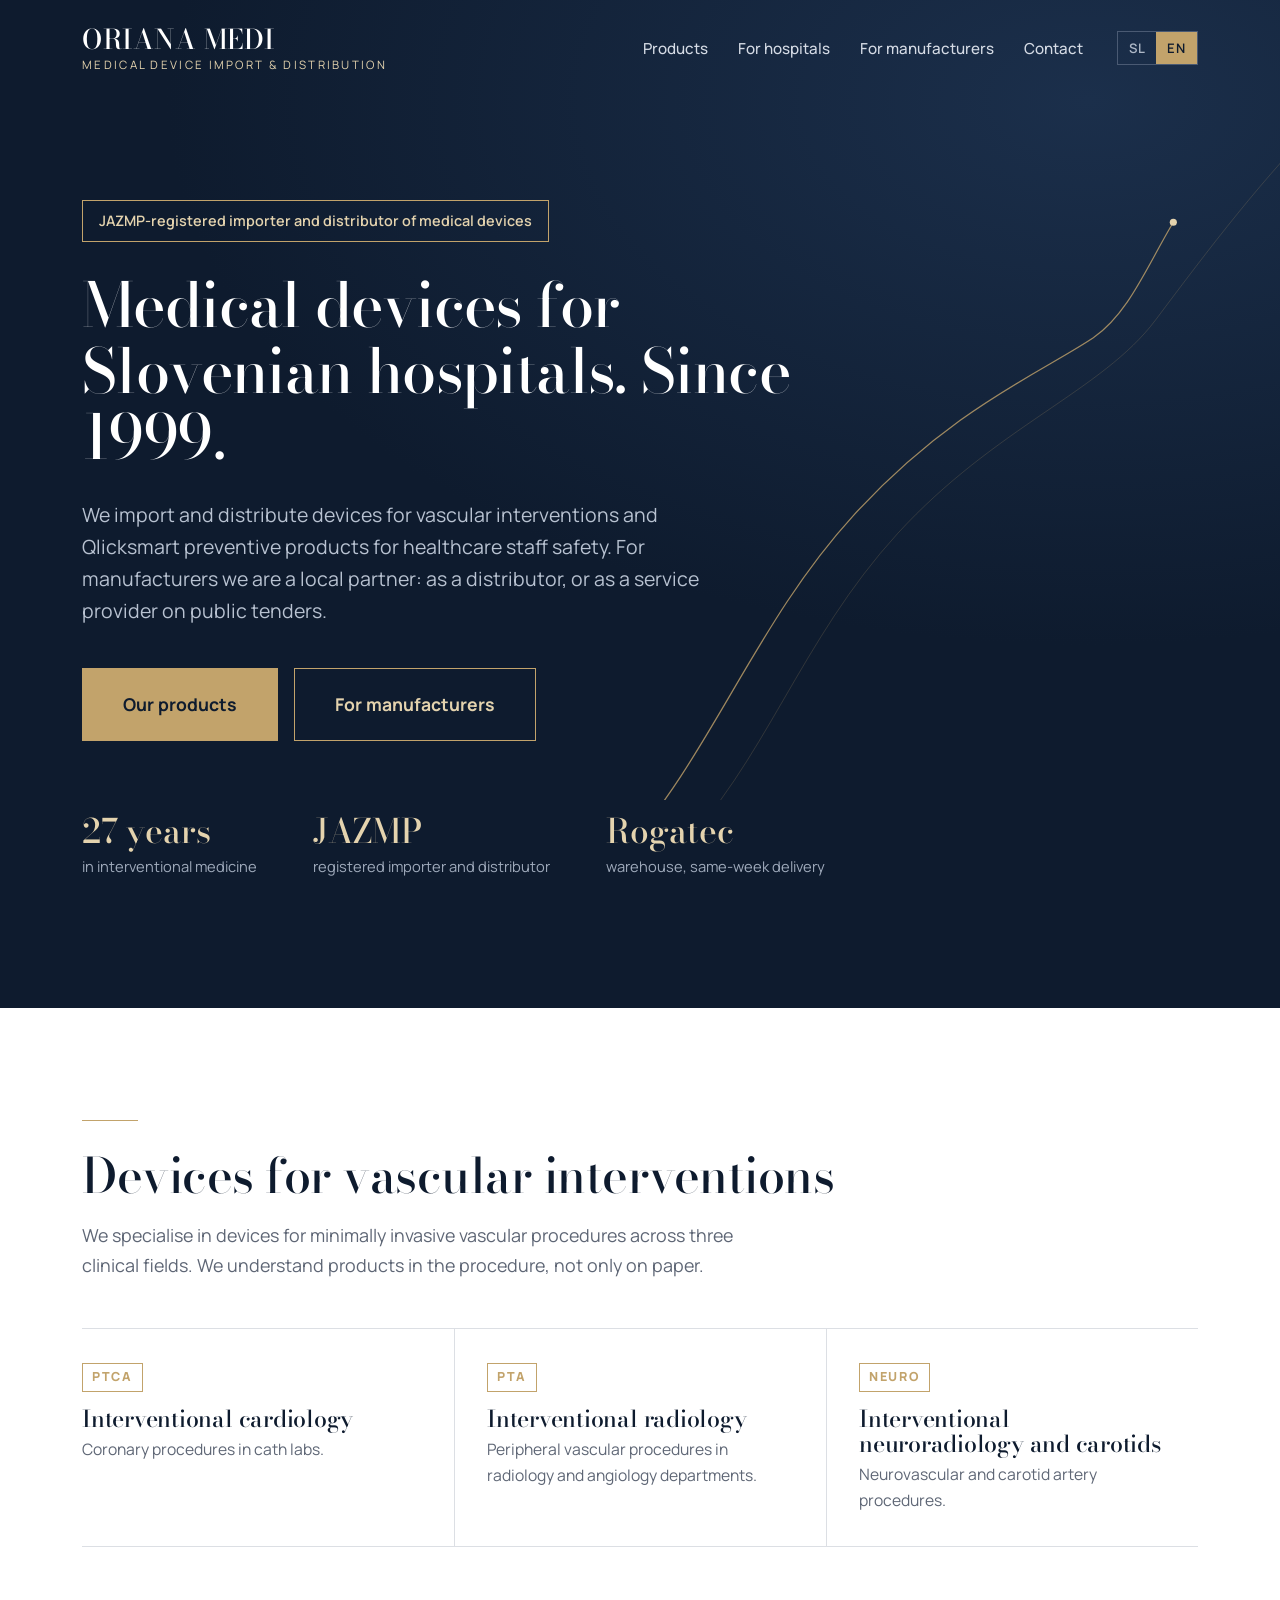
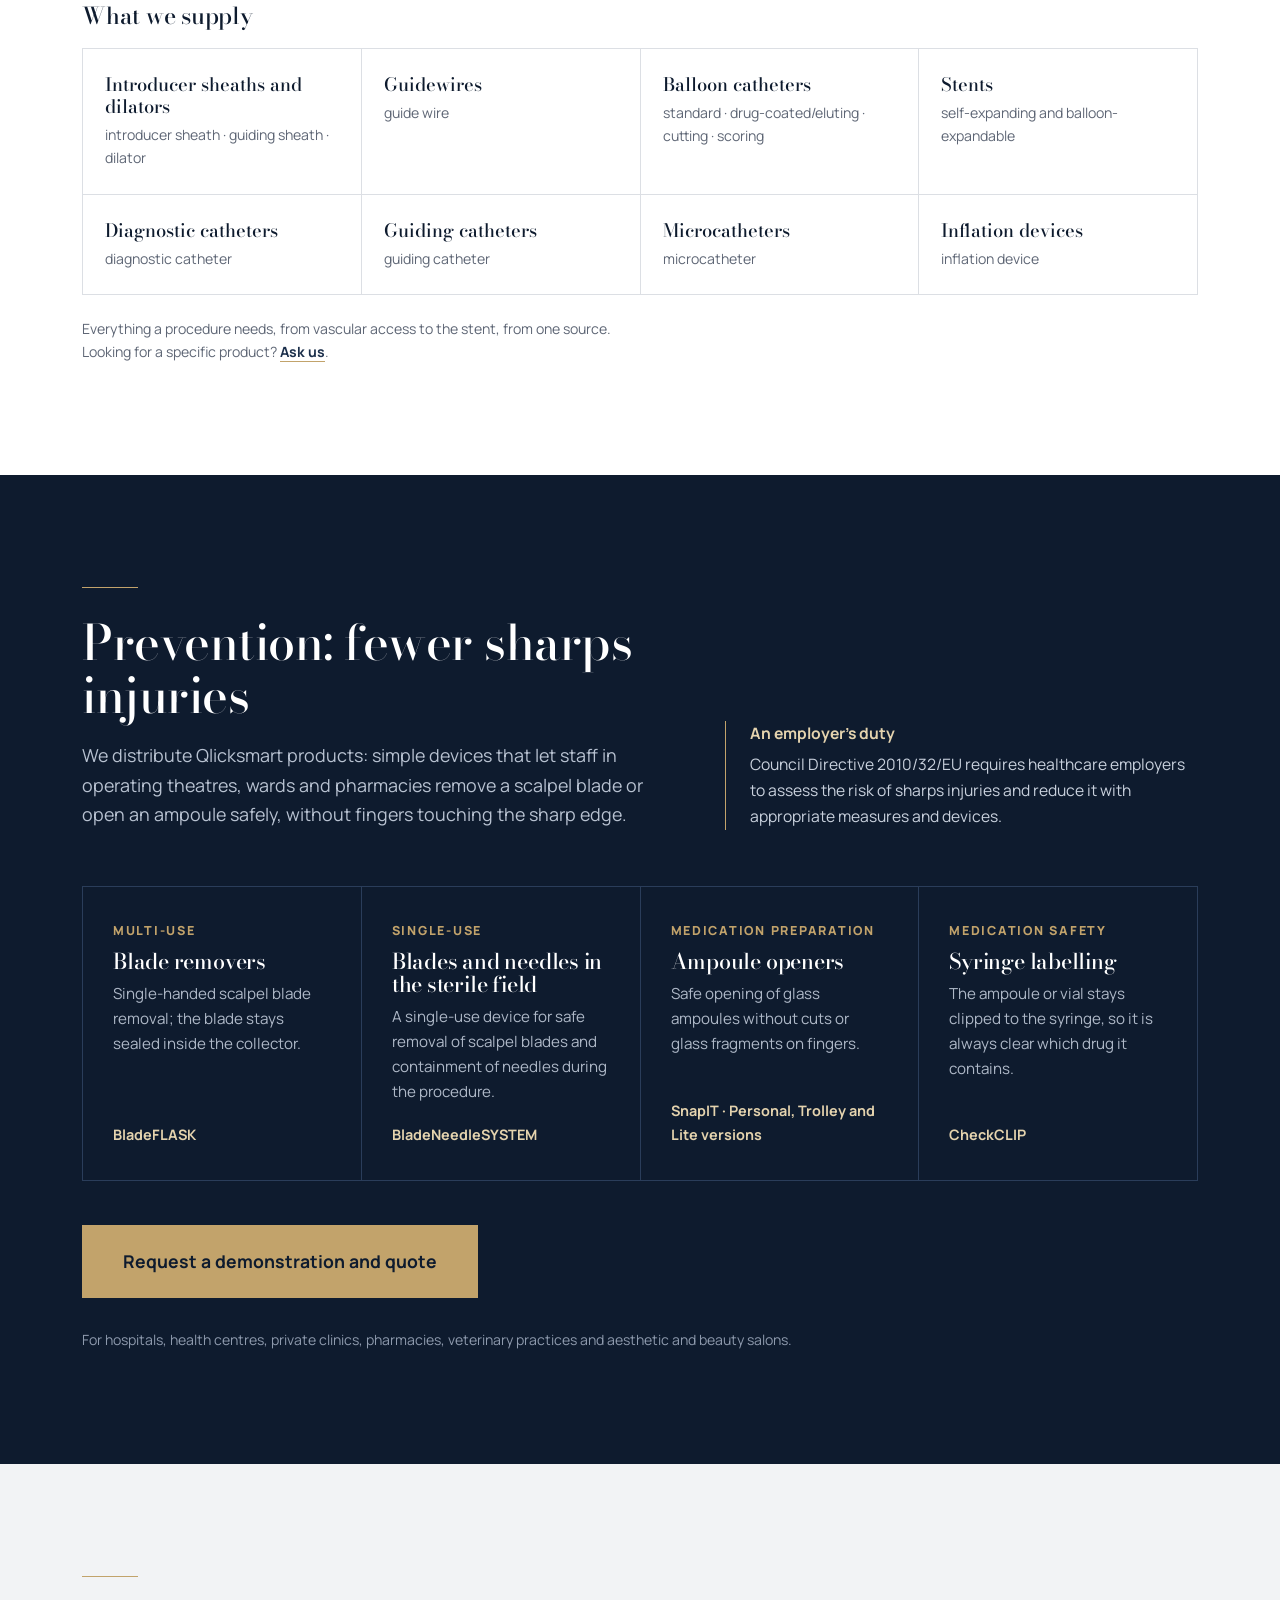
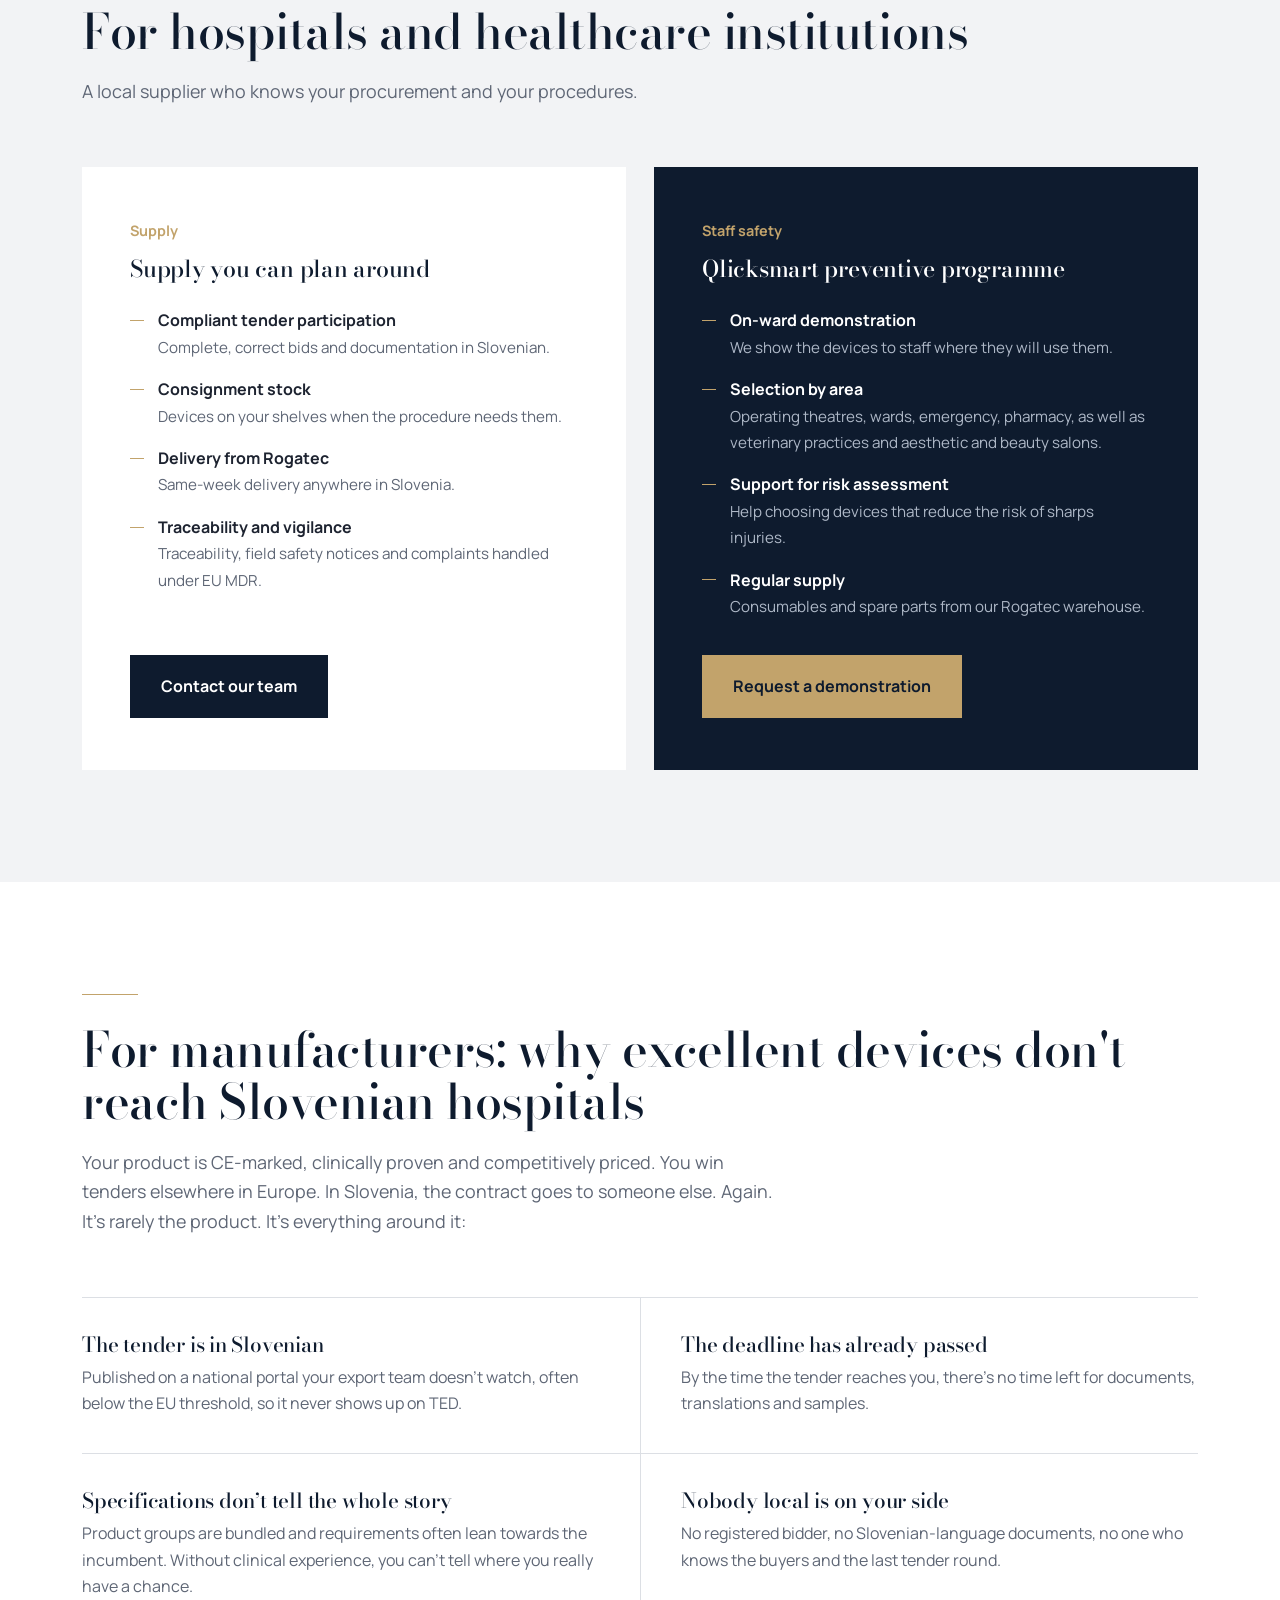
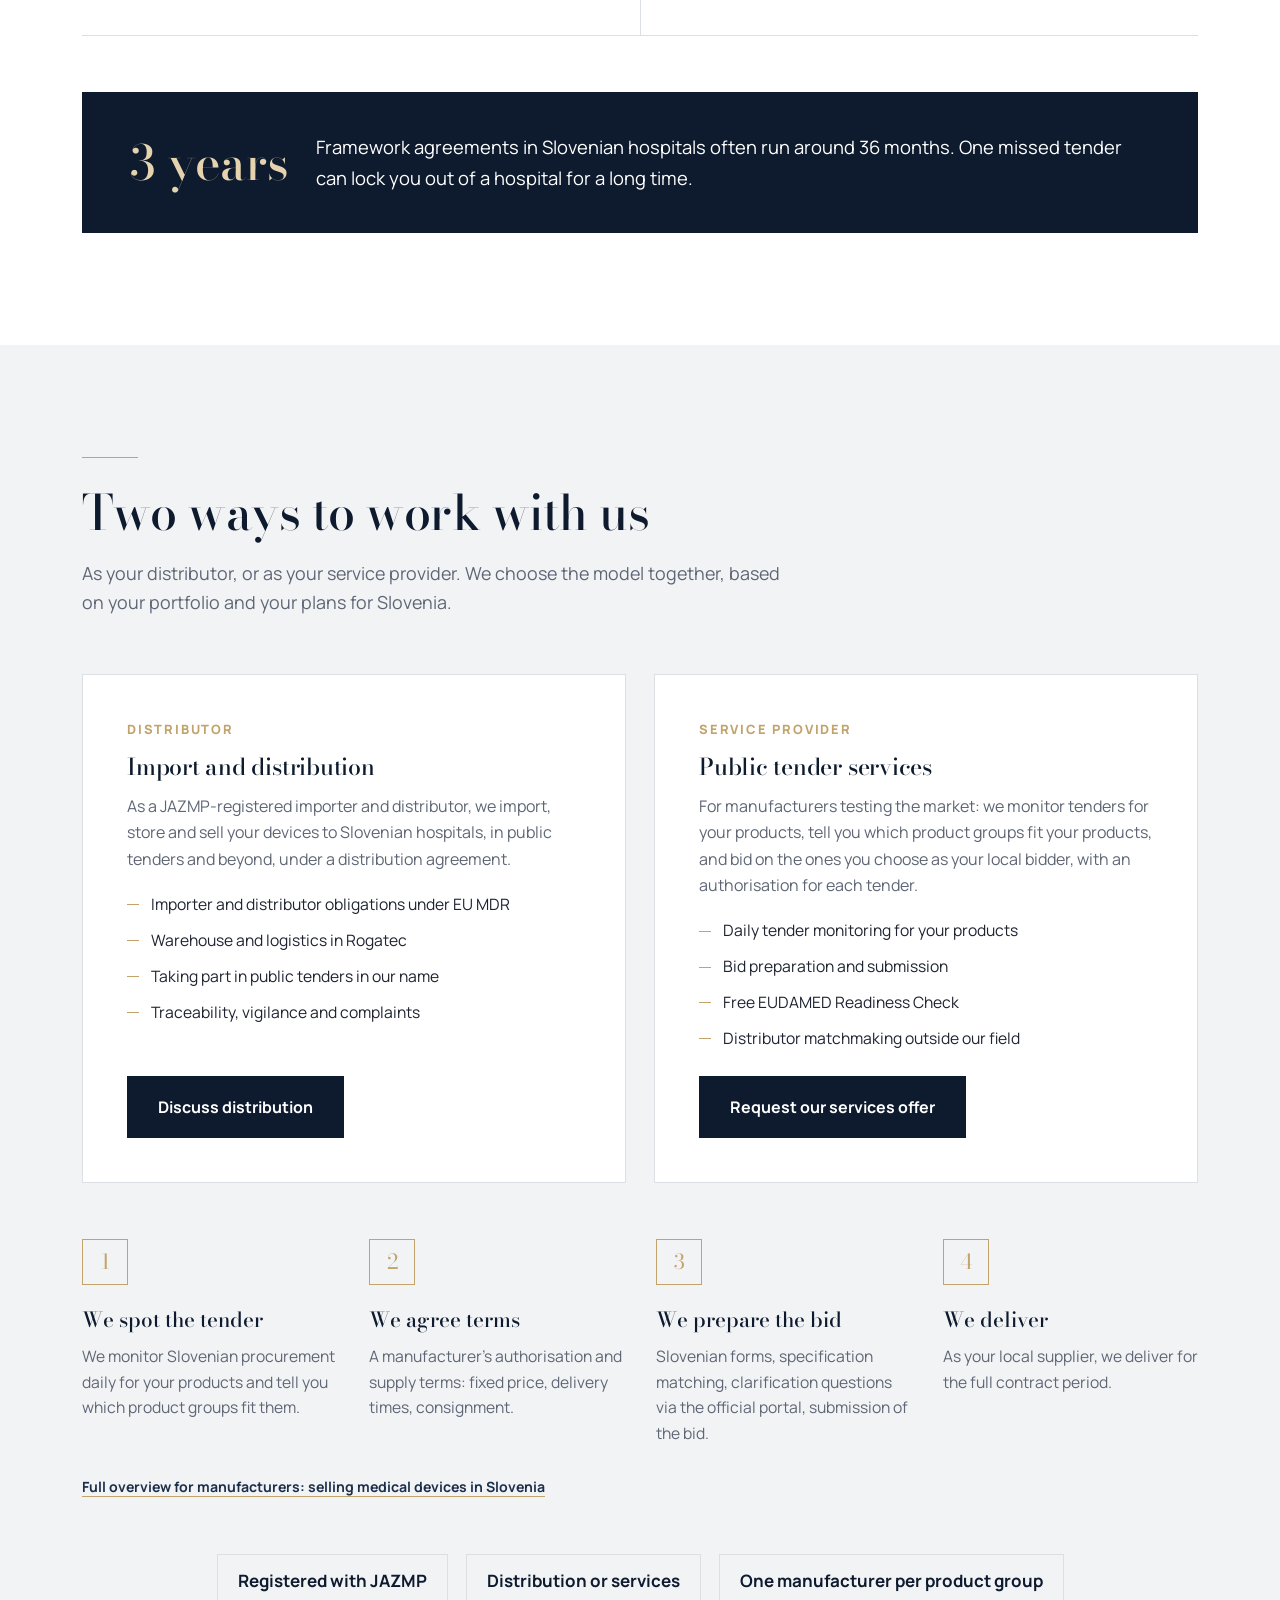
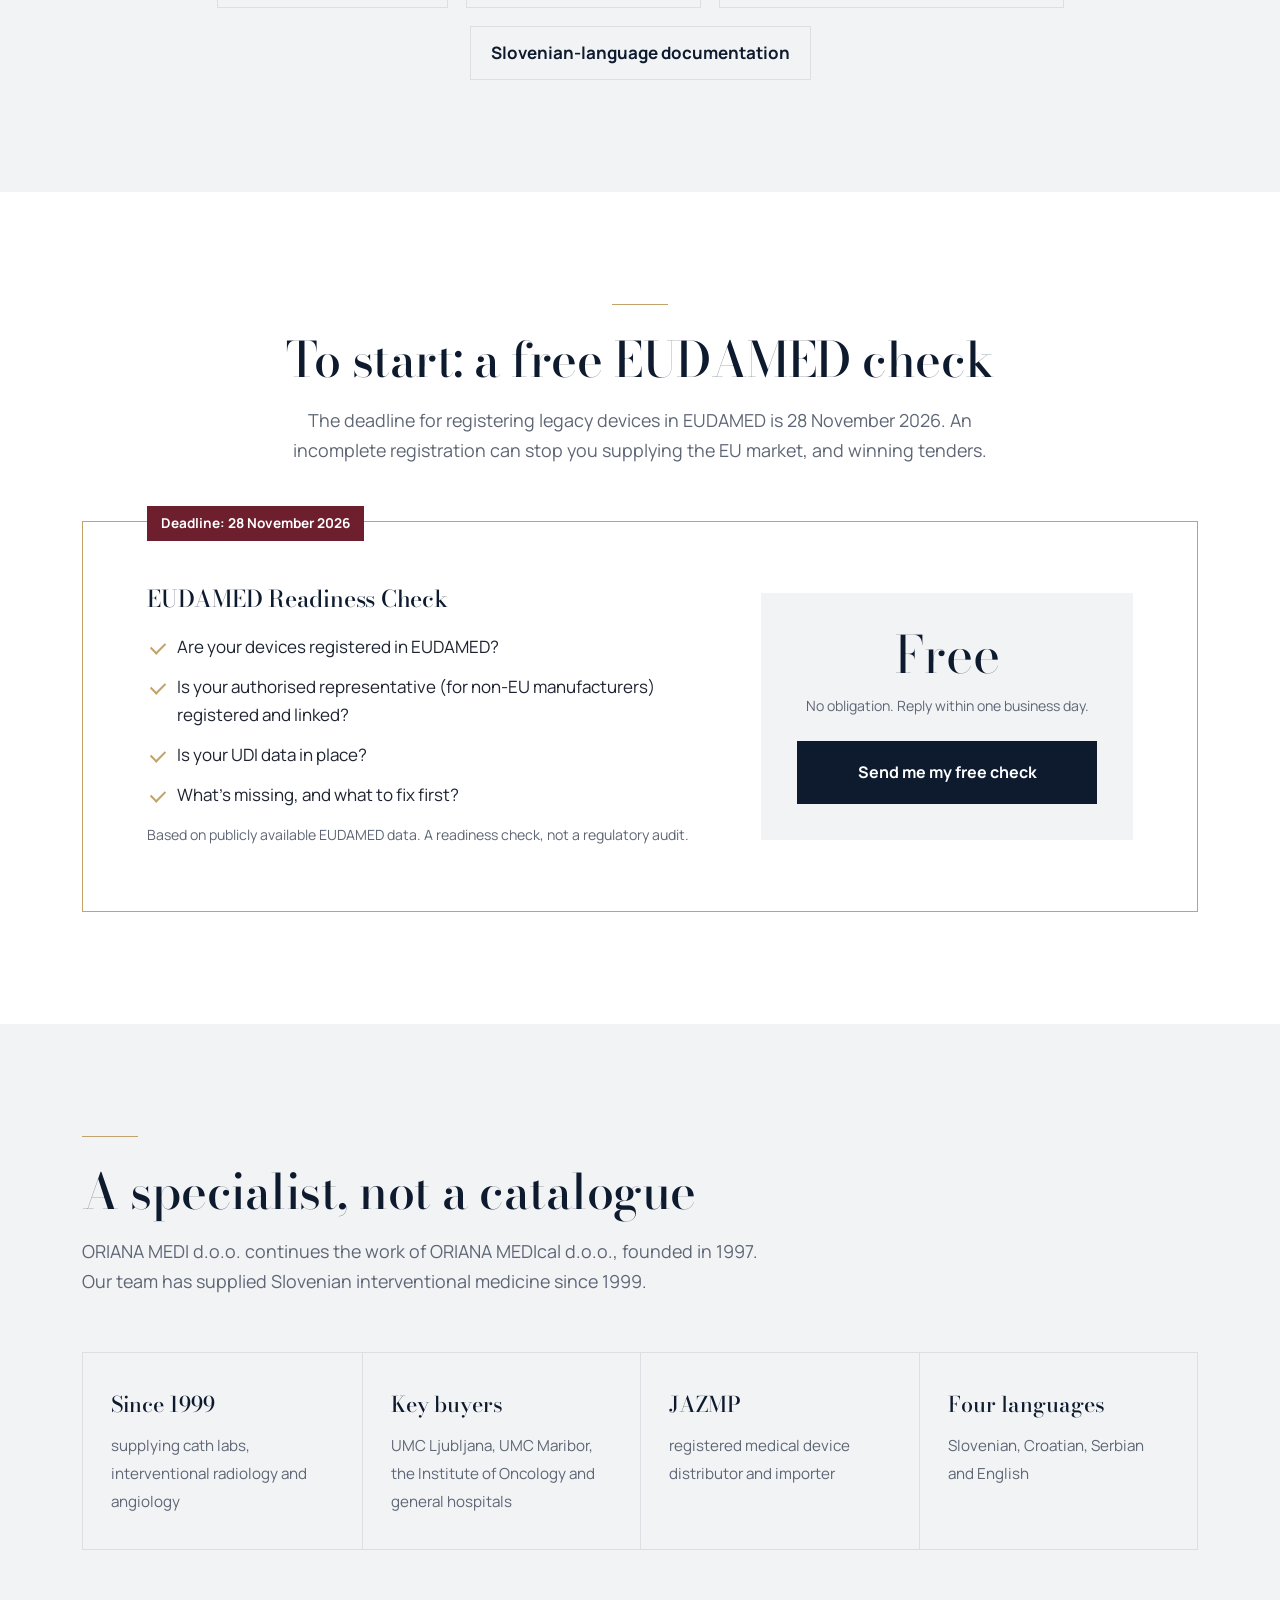
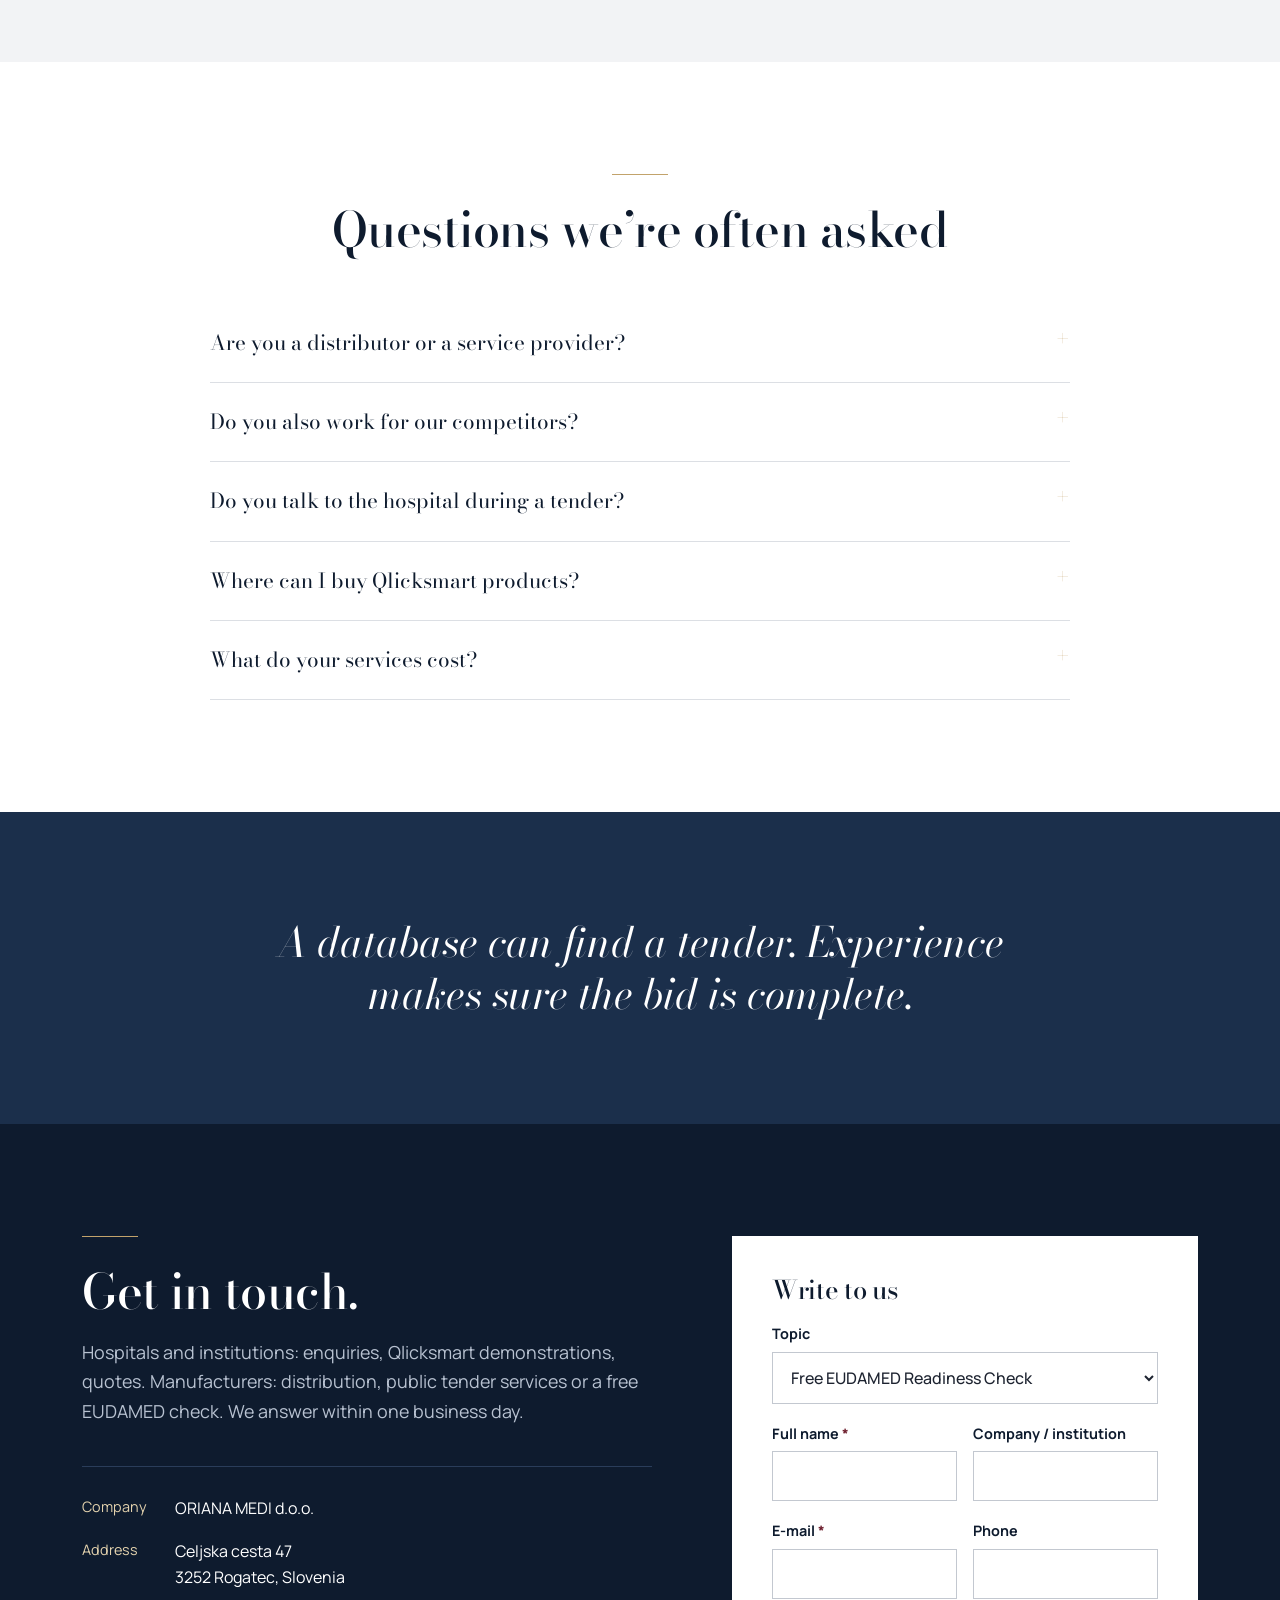
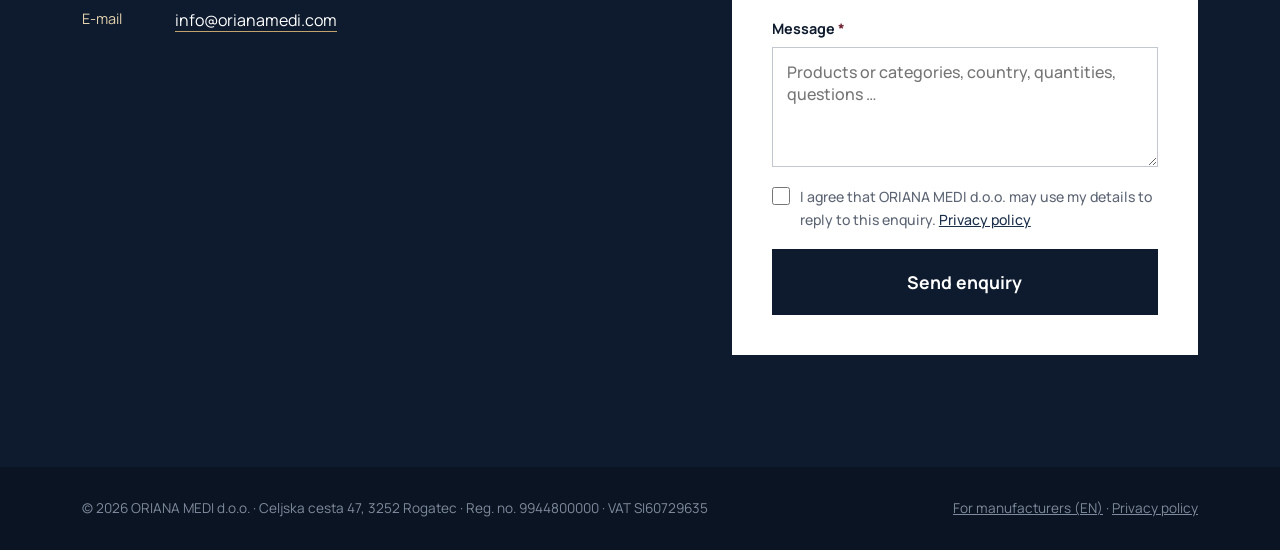
<file: index.html>
<!DOCTYPE html>
<html lang="sl" data-title-sl="ORIANA MEDI d.o.o. – Uvoz in distribucija medicinskih pripomočkov" data-title-en="ORIANA MEDI d.o.o. – Medical device import and distribution">
<head>
<meta charset="UTF-8">
<meta name="viewport" content="width=device-width, initial-scale=1">
<script>
(function(){
  var saved=null; try{saved=localStorage.getItem('om-lang');}catch(e){}
  var ua=navigator.userAgent||'';
  var l=saved||((/bot|crawl|spider|slurp/i.test(ua)||(navigator.language||'').toLowerCase().indexOf('sl')===0)?'sl':'en');
  document.documentElement.lang=l;
})();
</script>
<link rel="stylesheet" href="style.css">
<link rel="icon" href="/favicon.ico" sizes="any">
<link rel="icon" type="image/png" sizes="192x192" href="/icon-192.png">
<link rel="apple-touch-icon" href="/apple-touch-icon.png">
<meta name="theme-color" content="#0E1B2E">
<title>ORIANA MEDI d.o.o. – Uvoz in distribucija medicinskih pripomočkov</title>
<link rel="canonical" href="https://orianamedi.com/">
<meta name="description" content="Pri JAZMP registriran uvoznik in distributer medicinskih pripomočkov od leta 1999: pripomočki za žilne posege, Qlicksmart za varnost osebja in storitve za proizvajalce.">
<link rel="alternate" hreflang="sl" href="https://orianamedi.com/">
<link rel="alternate" hreflang="en" href="https://orianamedi.com/medical-device-distributor-slovenia.html">
<link rel="alternate" hreflang="x-default" href="https://orianamedi.com/">
<meta property="og:type" content="website">
<meta property="og:site_name" content="ORIANA MEDI">
<meta property="og:url" content="https://orianamedi.com/">
<meta property="og:title" content="ORIANA MEDI d.o.o. – Uvoz in distribucija medicinskih pripomočkov">
<meta property="og:description" content="Uvoznik in distributer medicinskih pripomočkov v Sloveniji od leta 1999.">
<meta property="og:image" content="https://orianamedi.com/og-image.png">
<meta property="og:image:width" content="1200">
<meta property="og:image:height" content="630">
<meta property="og:image:alt" content="ORIANA MEDI – medical device importer and distributor in Slovenia">
<meta property="og:locale" content="sl_SI">
<meta property="og:locale:alternate" content="en_GB">
<meta name="twitter:card" content="summary_large_image">
<script type="application/ld+json">
{
 "@context": "https://schema.org",
 "@type": "Organization",
 "@id": "https://orianamedi.com/#org",
 "name": "ORIANA MEDI d.o.o.",
 "alternateName": "ORIANA MEDI",
 "url": "https://orianamedi.com/",
 "logo": "https://orianamedi.com/logo.png",
 "image": "https://orianamedi.com/og-image.png",
 "description": "JAZMP-registered importer and distributor of medical devices in Slovenia: devices for vascular interventions, Qlicksmart sharps-safety products, and distribution and public tender services for medical device manufacturers.",
 "email": "info@orianamedi.com",
 "vatID": "SI60729635",
 "identifier": {
  "@type": "PropertyValue",
  "propertyID": "Matična številka (Slovenian company registration number)",
  "value": "9944800000"
 },
 "address": {
  "@type": "PostalAddress",
  "streetAddress": "Celjska cesta 47",
  "postalCode": "3252",
  "addressLocality": "Rogatec",
  "addressCountry": "SI"
 },
 "areaServed": {
  "@type": "Country",
  "name": "Slovenia"
 },
 "knowsLanguage": [
  "sl",
  "hr",
  "sr",
  "en"
 ],
 "knowsAbout": [
  "Medical device distribution in Slovenia",
  "Medical device import",
  "EU MDR importer and distributor obligations",
  "JAZMP registration",
  "Slovenian public procurement for hospitals",
  "Framework agreements and dynamic purchasing systems",
  "EUDAMED",
  "Interventional cardiology (PTCA)",
  "Interventional radiology (PTA)",
  "Interventional neuroradiology",
  "Introducer sheaths",
  "Guidewires",
  "Balloon catheters",
  "Drug-coated balloons",
  "Stents",
  "Diagnostic catheters",
  "Guiding catheters",
  "Microcatheters",
  "Inflation devices",
  "Sharps injury prevention",
  "Qlicksmart"
 ],
 "contactPoint": {
  "@type": "ContactPoint",
  "contactType": "sales",
  "email": "info@orianamedi.com",
  "availableLanguage": [
   "Slovenian",
   "Croatian",
   "Serbian",
   "English"
  ],
  "areaServed": "SI"
 }
}
</script>
</head>
<body>
<a class="skip" href="#main"><span class="l-sl">Na vsebino</span><span class="l-en">Skip to content</span></a>
<header class="nav">
  <div class="wrap">
    <a class="brand" href="index.html"><strong>ORIANA MEDI</strong><small class="l-sl">UVOZ IN DISTRIBUCIJA MEDICINSKIH PRIPOMOČKOV</small><small class="l-en">MEDICAL DEVICE IMPORT &amp; DISTRIBUTION</small></a>
    <div class="navright">
      <nav aria-label="Main">
        <ul class="l-sl">
          <li><a href="#izdelki">Izdelki</a></li>
          <li><a href="#bolnisnice">Za bolnišnice</a></li>
          <li><a href="#proizvajalci">Za proizvajalce</a></li>
          <li><a href="#kontakt">Kontakt</a></li>
        </ul>
        <ul class="l-en">
          <li><a href="#izdelki">Products</a></li>
          <li><a href="#bolnisnice">For hospitals</a></li>
          <li><a href="medical-device-distributor-slovenia.html">For manufacturers</a></li>
          <li><a href="#kontakt">Contact</a></li>
        </ul>
      </nav>
      <div class="lang" role="group" aria-label="Jezik / Language">
        <button type="button" data-set="sl">SL</button>
        <button type="button" data-set="en">EN</button>
      </div>
      <button type="button" class="menu-btn" aria-expanded="false"><span class="l-sl">Meni</span><span class="l-en">Menu</span></button>
    </div>
  </div>
</header>

<main id="main">

<!-- HERO -->
<section class="hero">
  <svg class="wire" viewBox="0 0 1440 900" preserveAspectRatio="xMidYMid slice" aria-hidden="true">
    <path class="soft" d="M760 960 C 860 860, 900 720, 1010 600 S 1240 440, 1300 360 S 1420 200, 1500 120"/>
    <path class="draw" d="M700 960 C 800 850, 850 700, 960 580 S 1170 420, 1230 380 C 1270 352, 1290 300, 1320 250"/>
    <circle class="tip" cx="1320" cy="250" r="4"/>
  </svg>
  <div class="wrap">
    <div class="callout l-sl">Pri JAZMP registriran uvoznik in distributer medicinskih pripomočkov</div>
    <div class="callout l-en">JAZMP-registered importer and distributor of medical devices</div>
    <h1 class="l-sl">Medicinski pripomočki za slovenske bolnišnice. Od leta 1999.</h1>
    <h1 class="l-en">Medical devices for Slovenian hospitals. Since 1999.</h1>
    <p class="intro l-sl">Uvažamo in distribuiramo pripomočke za žilne posege ter preventivne izdelke Qlicksmart za varnost zdravstvenega osebja. Proizvajalcem smo lokalni partner: kot distributer ali kot ponudnik storitev na javnih naročilih.</p>
    <p class="intro l-en">We import and distribute devices for vascular interventions and Qlicksmart preventive products for healthcare staff safety. For manufacturers we are a local partner: as a distributor, or as a service provider on public tenders.</p>
    <div class="actions">
      <a class="btn btn-gold btn-big l-sl" href="#izdelki">Naši izdelki</a>
      <a class="btn btn-gold btn-big l-en" href="#izdelki">Our products</a>
      <a class="btn btn-line btn-big l-sl" href="#proizvajalci">Za proizvajalce</a>
      <a class="btn btn-line btn-big l-en" href="#proizvajalci">For manufacturers</a>
    </div>
    <div class="since">
      <div><b class="l-sl">27 let</b><b class="l-en">27 years</b><span class="l-sl">v intervencijski medicini</span><span class="l-en">in interventional medicine</span></div>
      <div><b>JAZMP</b><span class="l-sl">registriran uvoznik in distributer</span><span class="l-en">registered importer and distributor</span></div>
      <div><b>Rogatec</b><span class="l-sl">skladišče, dostava v istem tednu</span><span class="l-en">warehouse, same-week delivery</span></div>
    </div>
  </div>
</section>

<!-- PRODUCTS: CLINICAL FIELDS -->
<section id="izdelki">
  <div class="wrap">
    <div class="rule"></div>
    <h2 class="l-sl">Pripomočki za žilne posege</h2>
    <h2 class="l-en">Devices for vascular interventions</h2>
    <p class="intro l-sl">Specializirani smo za pripomočke za minimalno invazivne žilne posege na treh kliničnih področjih. Izdelke razumemo v posegu, ne le na papirju.</p>
    <p class="intro l-en">We specialise in devices for minimally invasive vascular procedures across three clinical fields. We understand products in the procedure, not only on paper.</p>
    <div class="uses">
      <div><span class="abbr">PTCA</span><h3 class="l-sl">Intervencijska kardiologija</h3><h3 class="l-en">Interventional cardiology</h3><p class="l-sl">Koronarni posegi v kateterskih laboratorijih.</p><p class="l-en">Coronary procedures in cath labs.</p></div>
      <div><span class="abbr">PTA</span><h3 class="l-sl">Intervencijska radiologija</h3><h3 class="l-en">Interventional radiology</h3><p class="l-sl">Periferni žilni posegi na oddelkih za radiologijo in angiologijo.</p><p class="l-en">Peripheral vascular procedures in radiology and angiology departments.</p></div>
      <div><span class="abbr">NEURO</span><h3 class="l-sl">Intervencijska nevroradiologija in karotide</h3><h3 class="l-en">Interventional neuroradiology and carotids</h3><p class="l-sl">Nevrovaskularni posegi in posegi na karotidnih arterijah.</p><p class="l-en">Neurovascular and carotid artery procedures.</p></div>
    </div>
    <h3 class="range-h l-sl">Kaj dobavljamo</h3><h3 class="range-h l-en">What we supply</h3>
    <ul class="range">
      <li><b class="l-sl">Žilna uvajala in dilatatorji</b><b class="l-en">Introducer sheaths and dilators</b><span>introducer sheath · guiding sheath · dilator</span></li>
      <li><b class="l-sl">Vodilne žice</b><b class="l-en">Guidewires</b><span>guide wire</span></li>
      <li><b class="l-sl">Balonski katetri</b><b class="l-en">Balloon catheters</b><span class="l-sl">klasični · z zdravilom (DCB/DEB) · rezalni · scoring</span><span class="l-en">standard · drug-coated/eluting · cutting · scoring</span></li>
      <li><b class="l-sl">Žilne opornice (stenti)</b><b class="l-en">Stents</b><span class="l-sl">samosprožilne in balonsko razširljive</span><span class="l-en">self-expanding and balloon-expandable</span></li>
      <li><b class="l-sl">Diagnostični katetri</b><b class="l-en">Diagnostic catheters</b><span>diagnostic catheter</span></li>
      <li><b class="l-sl">Vodilni katetri</b><b class="l-en">Guiding catheters</b><span>guiding catheter</span></li>
      <li><b class="l-sl">Mikrokatetri</b><b class="l-en">Microcatheters</b><span>microcatheter</span></li>
      <li><b class="l-sl">Indeflatorji</b><b class="l-en">Inflation devices</b><span>inflation device</span></li>
    </ul>
    <p class="fineprint l-sl" style="margin-top:22px">Vse, kar poseg potrebuje od žilnega dostopa do opornice, iz enega vira. Iščete določen izdelek? <a class="textlink" href="#kontakt" data-topic="hospital">Povprašajte nas</a>.</p>
    <p class="fineprint l-en" style="margin-top:22px">Everything a procedure needs, from vascular access to the stent, from one source. Looking for a specific product? <a class="textlink" href="#kontakt" data-topic="hospital">Ask us</a>.</p>
  </div>
</section>

<!-- PREVENTION: QLICKSMART -->
<section id="preventiva" class="prevent">
  <div class="wrap">
    <div class="head">
      <div>
        <div class="rule"></div>
        <h2 class="l-sl">Preventiva: manj poškodb z ostrimi predmeti</h2>
        <h2 class="l-en">Prevention: fewer sharps injuries</h2>
        <p class="intro l-sl">Distribuiramo izdelke Qlicksmart, preproste pripomočke, s katerimi osebje v operacijskih dvoranah, na oddelkih in v lekarnah varno odstrani rezilo skalpela ali odpre ampulo, brez stika prstov z ostrim robom.</p>
        <p class="intro l-en">We distribute Qlicksmart products: simple devices that let staff in operating theatres, wards and pharmacies remove a scalpel blade or open an ampoule safely, without fingers touching the sharp edge.</p>
      </div>
      <div class="law">
        <b class="l-sl">Obveznost delodajalca</b><b class="l-en">An employer's duty</b>
        <span class="l-sl">Direktiva Sveta 2010/32/EU od zdravstvenih ustanov zahteva, da ocenijo tveganje poškodb z ostrimi predmeti in ga z ustreznimi ukrepi in pripomočki zmanjšajo.</span>
        <span class="l-en">Council Directive 2010/32/EU requires healthcare employers to assess the risk of sharps injuries and reduce it with appropriate measures and devices.</span>
      </div>
    </div>
    <div class="prods">
      <div class="prod"><span class="cat l-sl">Večkratna uporaba</span><span class="cat l-en">Multi-use</span><h3 class="l-sl">Odstranjevalci rezil</h3><h3 class="l-en">Blade removers</h3><p class="l-sl">Enoročna odstranitev rezila skalpela; rezilo ostane zaprto v zbiralniku.</p><p class="l-en">Single-handed scalpel blade removal; the blade stays sealed inside the collector.</p><span class="names">BladeFLASK</span></div>
      <div class="prod"><span class="cat l-sl">Enkratna uporaba</span><span class="cat l-en">Single-use</span><h3 class="l-sl">Rezila in igle v sterilnem polju</h3><h3 class="l-en">Blades and needles in the sterile field</h3><p class="l-sl">Pripomoček za enkratno uporabo za varno odstranjevanje rezil skalpelov in odlaganje igel med posegom.</p><p class="l-en">A single-use device for safe removal of scalpel blades and containment of needles during the procedure.</p><span class="names">BladeNeedleSYSTEM</span></div>
      <div class="prod"><span class="cat l-sl">Priprava zdravil</span><span class="cat l-en">Medication preparation</span><h3 class="l-sl">Odpiralci ampul</h3><h3 class="l-en">Ampoule openers</h3><p class="l-sl">Varno odpiranje steklenih ampul brez urezov in drobcev stekla na prstih.</p><p class="l-en">Safe opening of glass ampoules without cuts or glass fragments on fingers.</p><span class="names">SnapIT · <span class="l-sl">izvedbe Personal, Trolley in Lite</span><span class="l-en">Personal, Trolley and Lite versions</span></span></div>
      <div class="prod"><span class="cat l-sl">Varnost zdravil</span><span class="cat l-en">Medication safety</span><h3 class="l-sl">Označevanje brizg</h3><h3 class="l-en">Syringe labelling</h3><p class="l-sl">Ampula ali viala ostane pripeta na brizgo, zato je vedno jasno, katero zdravilo je v njej.</p><p class="l-en">The ampoule or vial stays clipped to the syringe, so it is always clear which drug it contains.</p><span class="names">CheckCLIP</span></div>
    </div>
    <div class="actions">
      <a class="btn btn-gold btn-big l-sl" href="#kontakt" data-topic="qlicksmart">Zahtevajte predstavitev in ponudbo</a>
      <a class="btn btn-gold btn-big l-en" href="#kontakt" data-topic="qlicksmart">Request a demonstration and quote</a>
      <span class="fineprint l-sl">Za bolnišnice, zdravstvene domove, zasebne ambulante, lekarne, veterinarske ambulante ter estetske in kozmetične salone.</span>
      <span class="fineprint l-en">For hospitals, health centres, private clinics, pharmacies, veterinary practices and aesthetic and beauty salons.</span>
    </div>
  </div>
</section>

<!-- HOSPITALS -->
<section id="bolnisnice" class="pearl">
  <div class="wrap">
    <div class="rule"></div>
    <h2 class="l-sl">Za bolnišnice in zdravstvene ustanove</h2>
    <h2 class="l-en">For hospitals and healthcare institutions</h2>
    <p class="intro l-sl">Lokalni dobavitelj, ki pozna vaše javno naročanje in vaše posege.</p>
    <p class="intro l-en">A local supplier who knows your procurement and your procedures.</p>
    <div class="split">
      <div class="panel">
        <div class="who l-sl">Dobava</div><div class="who l-en">Supply</div>
        <h3 class="l-sl">Dobave, na katere se lahko zanesete</h3><h3 class="l-en">Supply you can plan around</h3>
        <ul class="l-sl">
          <li><b>Skladne prijave na javna naročila</b><span>Popolna in pravilna dokumentacija v slovenščini.</span></li>
          <li><b>Konsignacijska zaloga</b><span>Pripomočki so na vaši polici, ko jih poseg potrebuje.</span></li>
          <li><b>Dostava iz Rogatca</b><span>Dostava v istem tednu po vsej Sloveniji.</span></li>
          <li><b>Sledljivost in vigilanca</b><span>Sledljivost, varnostna obvestila in reklamacije v skladu z uredbo MDR.</span></li>
        </ul>
        <ul class="l-en">
          <li><b>Compliant tender participation</b><span>Complete, correct bids and documentation in Slovenian.</span></li>
          <li><b>Consignment stock</b><span>Devices on your shelves when the procedure needs them.</span></li>
          <li><b>Delivery from Rogatec</b><span>Same-week delivery anywhere in Slovenia.</span></li>
          <li><b>Traceability and vigilance</b><span>Traceability, field safety notices and complaints handled under EU MDR.</span></li>
        </ul>
        <a class="btn btn-dark l-sl" href="#kontakt" data-topic="hospital">Pišite naši ekipi</a>
        <a class="btn btn-dark l-en" href="#kontakt" data-topic="hospital">Contact our team</a>
      </div>
      <div class="panel dark">
        <div class="who l-sl">Varnost osebja</div><div class="who l-en">Staff safety</div>
        <h3 class="l-sl">Preventivni program Qlicksmart</h3><h3 class="l-en">Qlicksmart preventive programme</h3>
        <ul class="l-sl">
          <li><b>Predstavitev na oddelku</b><span>Pripomočke pokažemo osebju tam, kjer jih bo uporabljalo.</span></li>
          <li><b>Izbor po področjih</b><span>Operacijske dvorane, oddelki, urgenca, lekarna, pa tudi veterinarske ambulante ter estetski in kozmetični saloni.</span></li>
          <li><b>Podpora oceni tveganja</b><span>Pomagamo pri izboru pripomočkov za zmanjšanje tveganja poškodb z ostrimi predmeti.</span></li>
          <li><b>Redna dobava</b><span>Potrošni material in nadomestni deli iz skladišča v Rogatcu.</span></li>
        </ul>
        <ul class="l-en">
          <li><b>On-ward demonstration</b><span>We show the devices to staff where they will use them.</span></li>
          <li><b>Selection by area</b><span>Operating theatres, wards, emergency, pharmacy, as well as veterinary practices and aesthetic and beauty salons.</span></li>
          <li><b>Support for risk assessment</b><span>Help choosing devices that reduce the risk of sharps injuries.</span></li>
          <li><b>Regular supply</b><span>Consumables and spare parts from our Rogatec warehouse.</span></li>
        </ul>
        <a class="btn btn-gold l-sl" href="#kontakt" data-topic="qlicksmart">Zahtevajte predstavitev</a>
        <a class="btn btn-gold l-en" href="#kontakt" data-topic="qlicksmart">Request a demonstration</a>
      </div>
    </div>
  </div>
</section>

<!-- MANUFACTURERS: PROBLEM -->
<section id="proizvajalci">
  <div class="wrap">
    <div class="rule"></div>
    <h2 class="l-sl">Za proizvajalce: zakaj odlični pripomočki ne pridejo v slovenske bolnišnice</h2>
    <h2 class="l-en">For manufacturers: why excellent devices don't reach Slovenian hospitals</h2>
    <p class="intro l-sl">Vaš izdelek ima oznako CE, klinične podatke in dobro ceno. Na razpisih v drugih državah zmagujete. V Sloveniji pa posel znova dobi nekdo drug. Redko je kriv izdelek. Krivo je vse okoli njega:</p>
    <p class="intro l-en">Your product is CE-marked, clinically proven and competitively priced. You win tenders elsewhere in Europe. In Slovenia, the contract goes to someone else. Again. It&rsquo;s rarely the product. It&rsquo;s everything around it:</p>
    <div class="pains">
      <div class="pain"><h3 class="l-sl">Razpis je v slovenščini</h3><h3 class="l-en">The tender is in Slovenian</h3><p class="l-sl">Objavljen je na nacionalnem portalu, ki ga vaša izvozna ekipa ne spremlja, pogosto pod pragom EU, zato ga na TED sploh ne vidite.</p><p class="l-en">Published on a national portal your export team doesn&rsquo;t watch, often below the EU threshold, so it never shows up on TED.</p></div>
      <div class="pain"><h3 class="l-sl">Rok je že mimo</h3><h3 class="l-en">The deadline has already passed</h3><p class="l-sl">Ko razpis pride do vas, ni več časa za dokumente, prevode in vzorce.</p><p class="l-en">By the time the tender reaches you, there&rsquo;s no time left for documents, translations and samples.</p></div>
      <div class="pain"><h3 class="l-sl">Specifikacije ne povedo vsega</h3><h3 class="l-en">Specifications don&rsquo;t tell the whole story</h3><p class="l-sl">Sklopi so združeni, zahteve pogosto pisane na obstoječega dobavitelja. Brez klinične izkušnje ne veste, kje imate realno možnost.</p><p class="l-en">Product groups are bundled and requirements often lean towards the incumbent. Without clinical experience, you can&rsquo;t tell where you really have a chance.</p></div>
      <div class="pain"><h3 class="l-sl">Nihče lokalno ni na vaši strani</h3><h3 class="l-en">Nobody local is on your side</h3><p class="l-sl">Ni registriranega ponudnika, ni dokumentacije v slovenščini, ni nikogar, ki pozna naročnike in zadnji krog razpisa.</p><p class="l-en">No registered bidder, no Slovenian-language documents, no one who knows the buyers and the last tender round.</p></div>
    </div>
    <div class="agitate">
      <b class="l-sl">3 leta</b><b class="l-en">3 years</b>
      <p class="l-sl">Okvirni sporazumi v slovenskih bolnišnicah pogosto trajajo okoli 36 mesecev. En zamujen razpis vas lahko za dolgo zaklene iz bolnišnice.</p>
      <p class="l-en">Framework agreements in Slovenian hospitals often run around 36 months. One missed tender can lock you out of a hospital for a long time.</p>
    </div>
  </div>
</section>

<!-- MANUFACTURERS: TWO MODELS -->
<section class="pearl">
  <div class="wrap">
    <div class="rule"></div>
    <h2 class="l-sl">Dva načina sodelovanja</h2>
    <h2 class="l-en">Two ways to work with us</h2>
    <p class="intro l-sl">Kot distributer ali kot ponudnik storitev. Model izberemo skupaj, glede na vašo ponudbo izdelkov in načrte za slovenski trg.</p>
    <p class="intro l-en">As your distributor, or as your service provider. We choose the model together, based on your portfolio and your plans for Slovenia.</p>
    <div class="models">
      <div class="model">
        <span class="tag l-sl">Distributer</span><span class="tag l-en">Distributor</span>
        <h3 class="l-sl">Uvoz in distribucija</h3><h3 class="l-en">Import and distribution</h3>
        <p class="l-sl">Kot pri JAZMP registriran uvoznik in distributer vaše pripomočke uvozimo, skladiščimo in prodajamo slovenskim bolnišnicam, na javnih naročilih in zunaj njih, na podlagi distribucijske pogodbe.</p>
        <p class="l-en">As a JAZMP-registered importer and distributor, we import, store and sell your devices to Slovenian hospitals, in public tenders and beyond, under a distribution agreement.</p>
        <ul class="l-sl"><li>Obveznosti uvoznika in distributerja po uredbi MDR</li><li>Skladišče in logistika v Rogatcu</li><li>Sodelovanje na javnih naročilih v našem imenu</li><li>Sledljivost, vigilanca in reklamacije</li></ul>
        <ul class="l-en"><li>Importer and distributor obligations under EU MDR</li><li>Warehouse and logistics in Rogatec</li><li>Taking part in public tenders in our name</li><li>Traceability, vigilance and complaints</li></ul>
        <a class="btn btn-dark l-sl" href="#kontakt" data-topic="distribution">Pogovorimo se o distribuciji</a>
        <a class="btn btn-dark l-en" href="#kontakt" data-topic="distribution">Discuss distribution</a>
      </div>
      <div class="model">
        <span class="tag l-sl">Ponudnik storitev</span><span class="tag l-en">Service provider</span>
        <h3 class="l-sl">Storitve na javnih naročilih</h3><h3 class="l-en">Public tender services</h3>
        <p class="l-sl">Za proizvajalce, ki trg šele preizkušajo: spremljamo razpise za vaše izdelke, povemo, kateri sklopi ustrezajo vašim izdelkom, in za izbrane pripravimo prijavo na razpis kot vaš lokalni ponudnik, s pooblastilom za posamezen razpis.</p>
        <p class="l-en">For manufacturers testing the market: we monitor tenders for your products, tell you which product groups fit your products, and bid on the ones you choose as your local bidder, with an authorisation for each tender.</p>
        <ul class="l-sl"><li>Dnevno spremljanje razpisov za vaše izdelke</li><li>Priprava in oddaja prijav na razpise</li><li>Brezplačen EUDAMED pregled</li><li>Iskanje distributerja zunaj našega področja</li></ul>
        <ul class="l-en"><li>Daily tender monitoring for your products</li><li>Bid preparation and submission</li><li>Free EUDAMED Readiness Check</li><li>Distributor matchmaking outside our field</li></ul>
        <a class="btn btn-dark l-sl" href="#kontakt" data-topic="services">Zahtevajte ponudbo storitev</a>
        <a class="btn btn-dark l-en" href="#kontakt" data-topic="services">Request our services offer</a>
      </div>
    </div>
    <ol class="steps">
      <li><b class="l-sl">Najdemo razpis</b><b class="l-en">We spot the tender</b><span class="l-sl">Vsak dan spremljamo slovenska javna naročila za vaše izdelke in vam povemo, kateri sklopi jim ustrezajo.</span><span class="l-en">We monitor Slovenian procurement daily for your products and tell you which product groups fit them.</span></li>
      <li><b class="l-sl">Dogovorimo pogoje</b><b class="l-en">We agree terms</b><span class="l-sl">Pooblastilo proizvajalca in dobavni pogoji: fiksna cena, dobavni roki, konsignacija.</span><span class="l-en">A manufacturer&rsquo;s authorisation and supply terms: fixed price, delivery times, consignment.</span></li>
      <li><b class="l-sl">Pripravimo prijavo</b><b class="l-en">We prepare the bid</b><span class="l-sl">Obrazci v slovenščini, usklajevanje specifikacij, vprašanja prek uradnega portala, oddaja prijave.</span><span class="l-en">Slovenian forms, specification matching, clarification questions via the official portal, submission of the bid.</span></li>
      <li><b class="l-sl">Dobavljamo</b><b class="l-en">We deliver</b><span class="l-sl">Kot vaš lokalni dobavitelj dobavljamo ves čas trajanja pogodbe.</span><span class="l-en">As your local supplier, we deliver for the full contract period.</span></li>
    </ol>
    <p class="fineprint" style="margin-top:28px"><span class="l-sl">Proizvajalci iz tujine: </span><a class="textlink" href="medical-device-distributor-slovenia.html" hreflang="en"><span class="l-sl">predstavitev za proizvajalce v angleščini</span><span class="l-en">Full overview for manufacturers: selling medical devices in Slovenia</span></a></p>
    <div class="guarantee">
      <span class="l-sl">Registrirani pri JAZMP</span><span class="l-en">Registered with JAZMP</span>
      <span class="l-sl">Distribucija ali storitve</span><span class="l-en">Distribution or services</span>
      <span class="l-sl">En proizvajalec na sklop</span><span class="l-en">One manufacturer per product group</span>
      <span class="l-sl">Dokumentacija v slovenščini</span><span class="l-en">Slovenian-language documentation</span>
    </div>
  </div>
</section>

<!-- FREE OFFER -->
<section id="pregled">
  <div class="wrap">
    <div class="center">
      <div class="rule"></div>
      <h2 class="l-sl">Za začetek: brezplačen EUDAMED pregled</h2>
      <h2 class="l-en">To start: a free EUDAMED check</h2>
      <p class="intro l-sl">Rok za vpis obstoječih pripomočkov (»legacy«) v EUDAMED je 28. novembra 2026. Nepopoln vpis lahko ustavi dobave na trg EU in s tem tudi zmage na razpisih.</p>
      <p class="intro l-en">The deadline for registering legacy devices in EUDAMED is 28 November 2026. An incomplete registration can stop you supplying the EU market, and winning tenders.</p>
    </div>
    <div class="offer">
      <div class="badge l-sl">Rok: 28. november 2026</div>
      <div class="badge l-en">Deadline: 28 November 2026</div>
      <div>
        <h3 class="l-sl">Preverjanje pripravljenosti za EUDAMED</h3><h3 class="l-en">EUDAMED Readiness Check</h3>
        <ul class="l-sl">
          <li>Ali so vaši pripomočki vpisani v EUDAMED?</li>
          <li>Ali je vaš pooblaščeni zastopnik (za proizvajalce zunaj EU) vpisan in povezan?</li>
          <li>Ali so vaši podatki UDI urejeni?</li>
          <li>Kaj manjka in kaj urediti najprej?</li>
        </ul>
        <ul class="l-en">
          <li>Are your devices registered in EUDAMED?</li>
          <li>Is your authorised representative (for non-EU manufacturers) registered and linked?</li>
          <li>Is your UDI data in place?</li>
          <li>What&rsquo;s missing, and what to fix first?</li>
        </ul>
        <p class="fineprint l-sl">Na podlagi javno dostopnih podatkov v EUDAMED. Pregled pripravljenosti, ne regulatorna presoja.</p>
        <p class="fineprint l-en">Based on publicly available EUDAMED data. A readiness check, not a regulatory audit.</p>
      </div>
      <div class="cta">
        <div class="price l-sl">Brezplačno</div>
        <div class="price l-en">Free</div>
        <p class="fineprint l-sl" style="margin:8px auto 18px">Brez obveznosti. Odgovor v enem delovnem dnevu.</p>
        <p class="fineprint l-en" style="margin:8px auto 18px">No obligation. Reply within one business day.</p>
        <a class="btn btn-dark l-sl" href="#kontakt" data-topic="eudamed">Želim brezplačen pregled</a>
        <a class="btn btn-dark l-en" href="#kontakt" data-topic="eudamed">Send me my free check</a>
      </div>
    </div>
  </div>
</section>

<!-- PROOF / ABOUT -->
<section id="o-nas" class="pearl">
  <div class="wrap">
    <div class="rule"></div>
    <h2 class="l-sl">Specialist, ne katalog</h2>
    <h2 class="l-en">A specialist, not a catalogue</h2>
    <p class="intro l-sl">ORIANA MEDI d.o.o. nadaljuje delo podjetja ORIANA MEDIcal d.o.o., ustanovljenega leta 1997. Naša ekipa od leta 1999 oskrbuje slovensko intervencijsko medicino.</p>
    <p class="intro l-en">ORIANA MEDI d.o.o. continues the work of ORIANA MEDIcal d.o.o., founded in 1997. Our team has supplied Slovenian interventional medicine since 1999.</p>
    <div class="proof">
      <div><b class="l-sl">Od leta 1999</b><b class="l-en">Since 1999</b><span class="l-sl">oskrbujemo kateterske laboratorije, intervencijsko radiologijo in angiologijo</span><span class="l-en">supplying cath labs, interventional radiology and angiology</span></div>
      <div><b class="l-sl">Ključni naročniki</b><b class="l-en">Key buyers</b><span class="l-sl">UKC Ljubljana, UKC Maribor, Onkološki inštitut in splošne bolnišnice</span><span class="l-en">UMC Ljubljana, UMC Maribor, the Institute of Oncology and general hospitals</span></div>
      <div><b>JAZMP</b><span class="l-sl">registriran distributer in uvoznik medicinskih pripomočkov</span><span class="l-en">registered medical device distributor and importer</span></div>
      <div><b class="l-sl">Štirje jeziki</b><b class="l-en">Four languages</b><span class="l-sl">slovenščina, hrvaščina, srbščina in angleščina</span><span class="l-en">Slovenian, Croatian, Serbian and English</span></div>
    </div>
  </div>
</section>

<!-- FAQ -->
<section>
  <div class="wrap">
    <div class="center">
      <div class="rule"></div>
      <h2 class="l-sl">Pogosta vprašanja</h2>
      <h2 class="l-en">Questions we&rsquo;re often asked</h2>
    </div>
    <div class="faq l-sl">
      <details><summary>Ste distributer ali ponudnik storitev?</summary><p>Oboje. Smo pri JAZMP registriran uvoznik in distributer in izdelke prodajamo na podlagi distribucijskih pogodb. Proizvajalcem, ki slovenski trg šele preizkušajo, ponujamo tudi storitve na javnih naročilih, s pooblastilom za posamezen razpis.</p></details>
      <details><summary>Ali delate tudi za naše konkurente?</summary><p>Za isti sklop nikoli ne nastopamo z dvema proizvajalcema. Če sklop ustreza več našim strankam, ga dobi tista, ki prva potrdi naročilo prijave.</p></details>
      <details><summary>Ali se med razpisom pogovarjate z bolnišnico?</summary><p>Ne, in tudi nihče drug se ne bi smel. Med odprtim postopkom gredo vsa vprašanja prek uradnega portala. Ta vprašanja pripravimo mi.</p></details>
      <details><summary>Kje kupim izdelke Qlicksmart?</summary><p>Pri nas. Pišite nam prek obrazca ali na info@orianamedi.com; pripravimo predstavitev in ponudbo za vašo ustanovo.</p></details>
      <details><summary>Koliko stanejo vaše storitve?</summary><p>EUDAMED pregled je brezplačen. Cene spremljanja razpisov in priprave prijav na razpise vam pošljemo skupaj s ponudbo za proizvajalce. Pogoje distribucije dogovorimo individualno.</p></details>
    </div>
    <div class="faq l-en">
      <details><summary>Are you a distributor or a service provider?</summary><p>Both. We are a JAZMP-registered importer and distributor and sell products under distribution agreements. For manufacturers still testing the Slovenian market, we also offer public tender services, with an authorisation for each tender.</p></details>
      <details><summary>Do you also work for our competitors?</summary><p>We never bid for two manufacturers in the same product group of a tender. If a product group fits more than one client, it goes to whoever confirms the bid order first.</p></details>
      <details><summary>Do you talk to the hospital during a tender?</summary><p>No, and nobody should. During an open procedure, all questions go through the official portal. We prepare those questions for you.</p></details>
      <details><summary>Where can I buy Qlicksmart products?</summary><p>From us. Use the form or write to info@orianamedi.com and we will prepare a demonstration and quote for your institution.</p></details>
      <details><summary>What do your services cost?</summary><p>The EUDAMED check is free. We send prices for tender monitoring and bid preparation together with our manufacturer offer. Distribution terms are agreed individually.</p></details>
    </div>
  </div>
</section>

<div class="band">
  <div class="wrap">
    <blockquote class="l-sl">Podatkovna baza najde razpis. Izkušnja poskrbi, da je prijava popolna.</blockquote>
    <blockquote class="l-en">A database can find a tender. Experience makes sure the bid is complete.</blockquote>
  </div>
</div>

<!-- CONTACT -->
<section id="kontakt" class="contact">
  <div class="wrap grid">
    <div>
      <div class="rule"></div>
      <h2 class="l-sl">Pišite nam.</h2>
      <h2 class="l-en">Get in touch.</h2>
      <p class="intro l-sl">Bolnišnice in ustanove: povpraševanja, predstavitve Qlicksmart, ponudbe. Proizvajalci: distribucija, storitve na javnih naročilih ali brezplačen EUDAMED pregled. Odgovorimo v enem delovnem dnevu.</p>
      <p class="intro l-en">Hospitals and institutions: enquiries, Qlicksmart demonstrations, quotes. Manufacturers: distribution, public tender services or a free EUDAMED check. We answer within one business day.</p>
      <dl style="margin-top:40px">
        <dt class="l-sl">Podjetje</dt><dt class="l-en">Company</dt><dd>ORIANA MEDI d.o.o.</dd>
        <dt class="l-sl">Naslov</dt><dt class="l-en">Address</dt><dd>Celjska cesta 47<br>3252 Rogatec, <span class="l-sl">Slovenija</span><span class="l-en">Slovenia</span></dd>
        <dt>E-mail</dt><dd><a href="mailto:info@orianamedi.com">info@orianamedi.com</a></dd>
      </dl>
    </div>
<div class="formbox">
  <form class="form js-form" novalidate>
    <h3><span class="l-sl">Pišite nam</span><span class="l-en">Write to us</span></h3>
    <label><span><span class="l-sl">Tema</span><span class="l-en">Topic</span></span>
      <select name="topic">
        <option value="eudamed" data-sl="Brezplačen EUDAMED pregled" data-en="Free EUDAMED Readiness Check">Brezplačen EUDAMED pregled</option>
        <option value="qlicksmart" data-sl="Izdelki Qlicksmart (varnost osebja)" data-en="Qlicksmart products (staff safety)">Izdelki Qlicksmart (varnost osebja)</option>
        <option value="distribution" data-sl="Distribucija vaših izdelkov" data-en="Distribution of your products">Distribucija vaših izdelkov</option>
        <option value="services" data-sl="Storitve na javnih naročilih" data-en="Public tender services">Storitve na javnih naročilih</option>
        <option value="matchmaking" data-sl="Iskanje distributerja" data-en="Distributor matchmaking">Iskanje distributerja</option>
        <option value="hospital" data-sl="Povpraševanje bolnišnice" data-en="Hospital enquiry">Povpraševanje bolnišnice</option>
        <option value="other" data-sl="Drugo" data-en="Other">Drugo</option>
      </select>
    </label>
    <div class="row">
      <label><span><span class="l-sl">Ime in priimek</span><span class="l-en">Full name</span> <span class="req">*</span></span><input name="name" type="text" autocomplete="name" required></label>
      <label><span><span class="l-sl">Podjetje / ustanova</span><span class="l-en">Company / institution</span></span><input name="org" type="text" autocomplete="organization"></label>
    </div>
    <div class="row">
      <label><span>E-mail <span class="req">*</span></span><input name="email" type="email" autocomplete="email" required></label>
      <label><span><span class="l-sl">Telefon</span><span class="l-en">Phone</span></span><input name="phone" type="tel" autocomplete="tel"></label>
    </div>
    <label><span><span class="l-sl">Sporočilo</span><span class="l-en">Message</span> <span class="req">*</span></span>
      <textarea name="message" required data-sl="Izdelki ali kategorije, država, količine, vprašanja …" data-en="Products or categories, country, quantities, questions …"></textarea></label>
    <input class="hp" type="text" name="_honey" tabindex="-1" autocomplete="off" aria-hidden="true">
    <label class="check"><input type="checkbox" name="consent" required>
      <span><span class="l-sl">Strinjam se, da ORIANA MEDI d.o.o. moje podatke uporabi za odgovor na to povpraševanje. <a href="privacy.html">Politika zasebnosti</a></span><span class="l-en">I agree that ORIANA MEDI d.o.o. may use my details to reply to this enquiry. <a href="privacy.html">Privacy policy</a></span></span></label>
    <div class="err" role="alert" hidden>
      <span data-err="fields"><span class="l-sl">Prosimo, izpolnite ime, veljaven e-naslov in sporočilo.</span><span class="l-en">Please fill in your name, a valid email and a message.</span></span>
      <span data-err="consent"><span class="l-sl">Prosimo, potrdite soglasje za obdelavo podatkov.</span><span class="l-en">Please confirm your consent to data processing.</span></span>
      <span data-err="send"><span class="l-sl">Sporočila trenutno ni bilo mogoče poslati. <a class="js-mailto" href="mailto:info@orianamedi.com">Pošljite ga po e-pošti</a> na info@orianamedi.com.</span><span class="l-en">Your message could not be sent right now. <a class="js-mailto" href="mailto:info@orianamedi.com">Send it by email</a> to info@orianamedi.com.</span></span>
    </div>
    <button type="submit" class="btn btn-dark btn-big"><span class="l-sl">Pošlji povpraševanje</span><span class="l-en">Send enquiry</span></button>
  </form>
  <div class="form ok" role="status" hidden>
    <h3><span class="l-sl">Hvala, sporočilo smo prejeli.</span><span class="l-en">Thank you, we have received your message.</span></h3>
    <p><span class="l-sl">Odgovorimo v enem delovnem dnevu na </span><span class="l-en">We will reply within one business day to </span><b class="js-echo-email"></b>.</p>
    <button type="button" class="btn btn-dark js-again"><span class="l-sl">Pošlji novo sporočilo</span><span class="l-en">Send another message</span></button>
  </div>
</div>
  </div>
</section>

</main>

<footer>
  <div class="wrap">
    <span>&copy; 2026 ORIANA MEDI d.o.o. · Celjska cesta 47, 3252 Rogatec · <span class="l-sl">Matična št.</span><span class="l-en">Reg. no.</span> 9944800000 · <span class="l-sl">ID za DDV</span><span class="l-en">VAT</span> SI60729635</span>
    <span><a href="medical-device-distributor-slovenia.html" hreflang="en">For manufacturers (EN)</a> · <a href="privacy.html"><span class="l-sl">Politika zasebnosti</span><span class="l-en">Privacy policy</span></a></span>
  </div>
</footer>
<script src="site.js"></script>
</body>
</html>
</file>
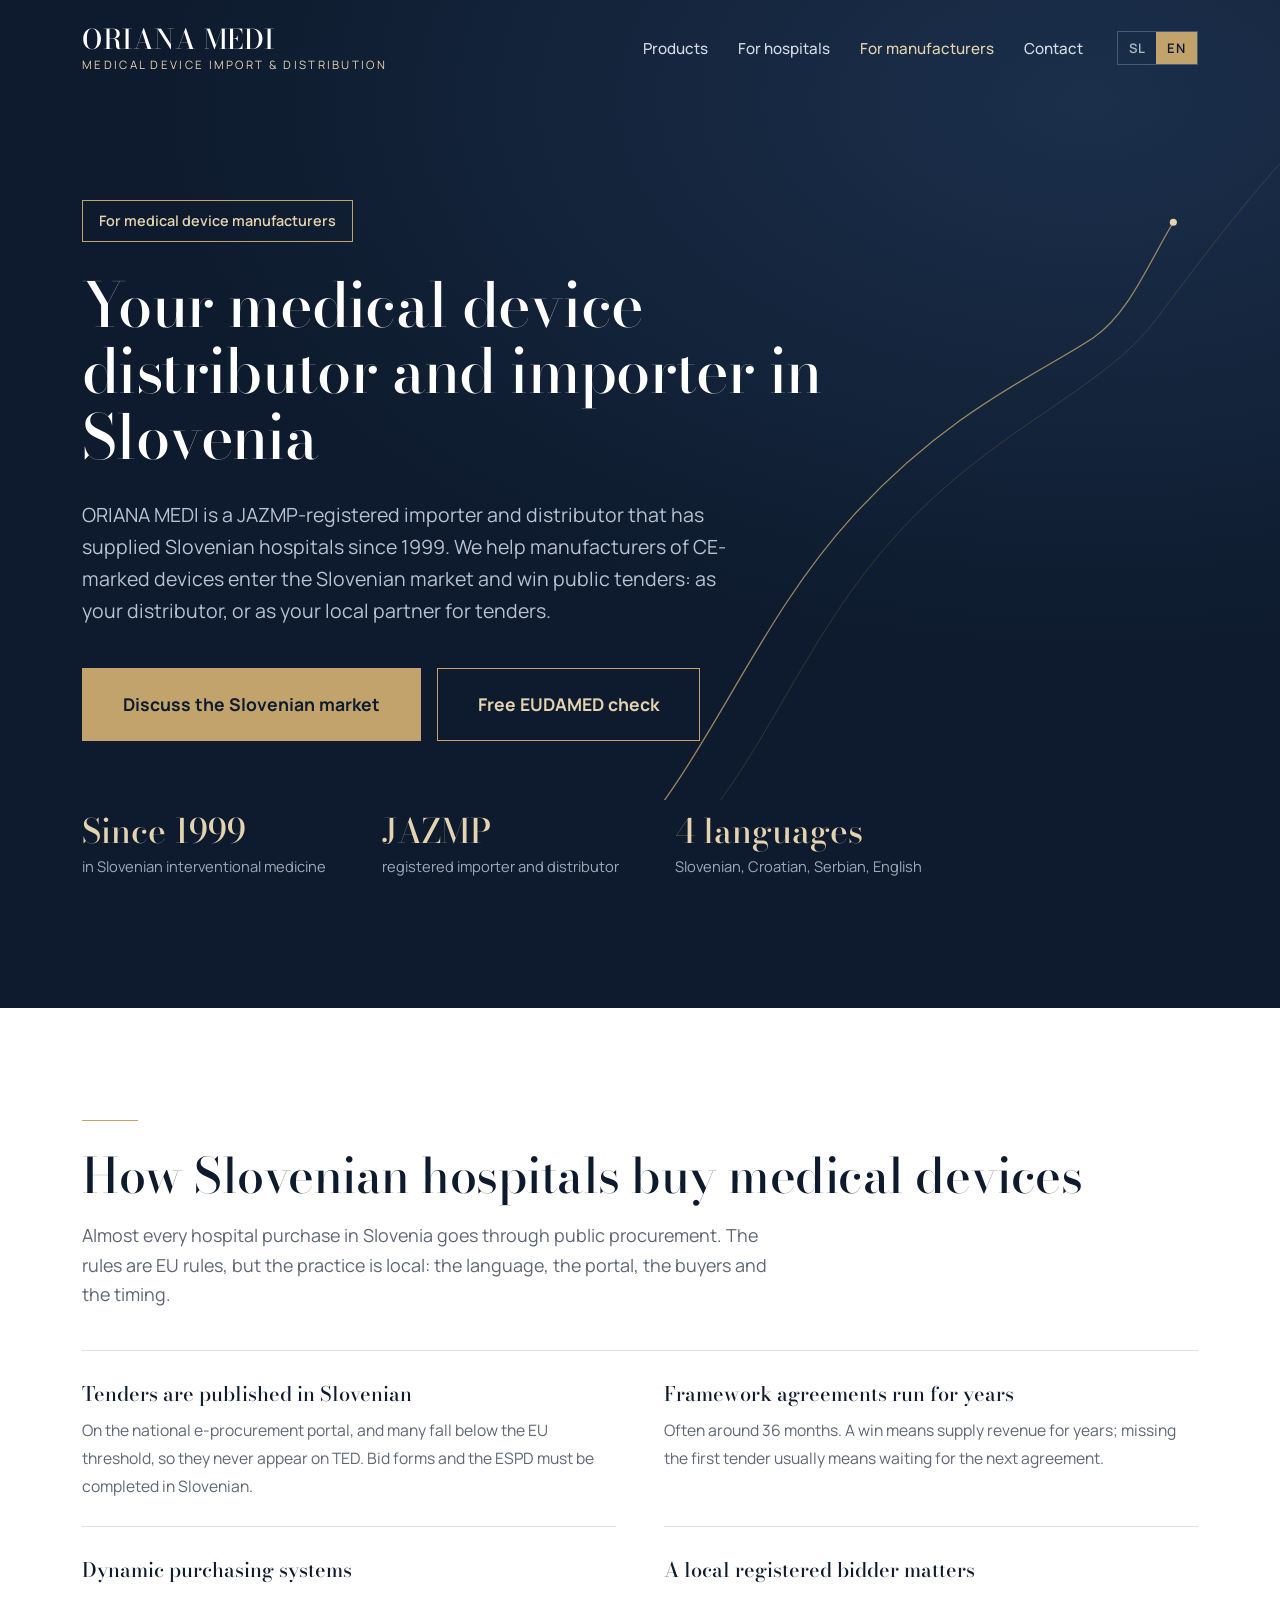
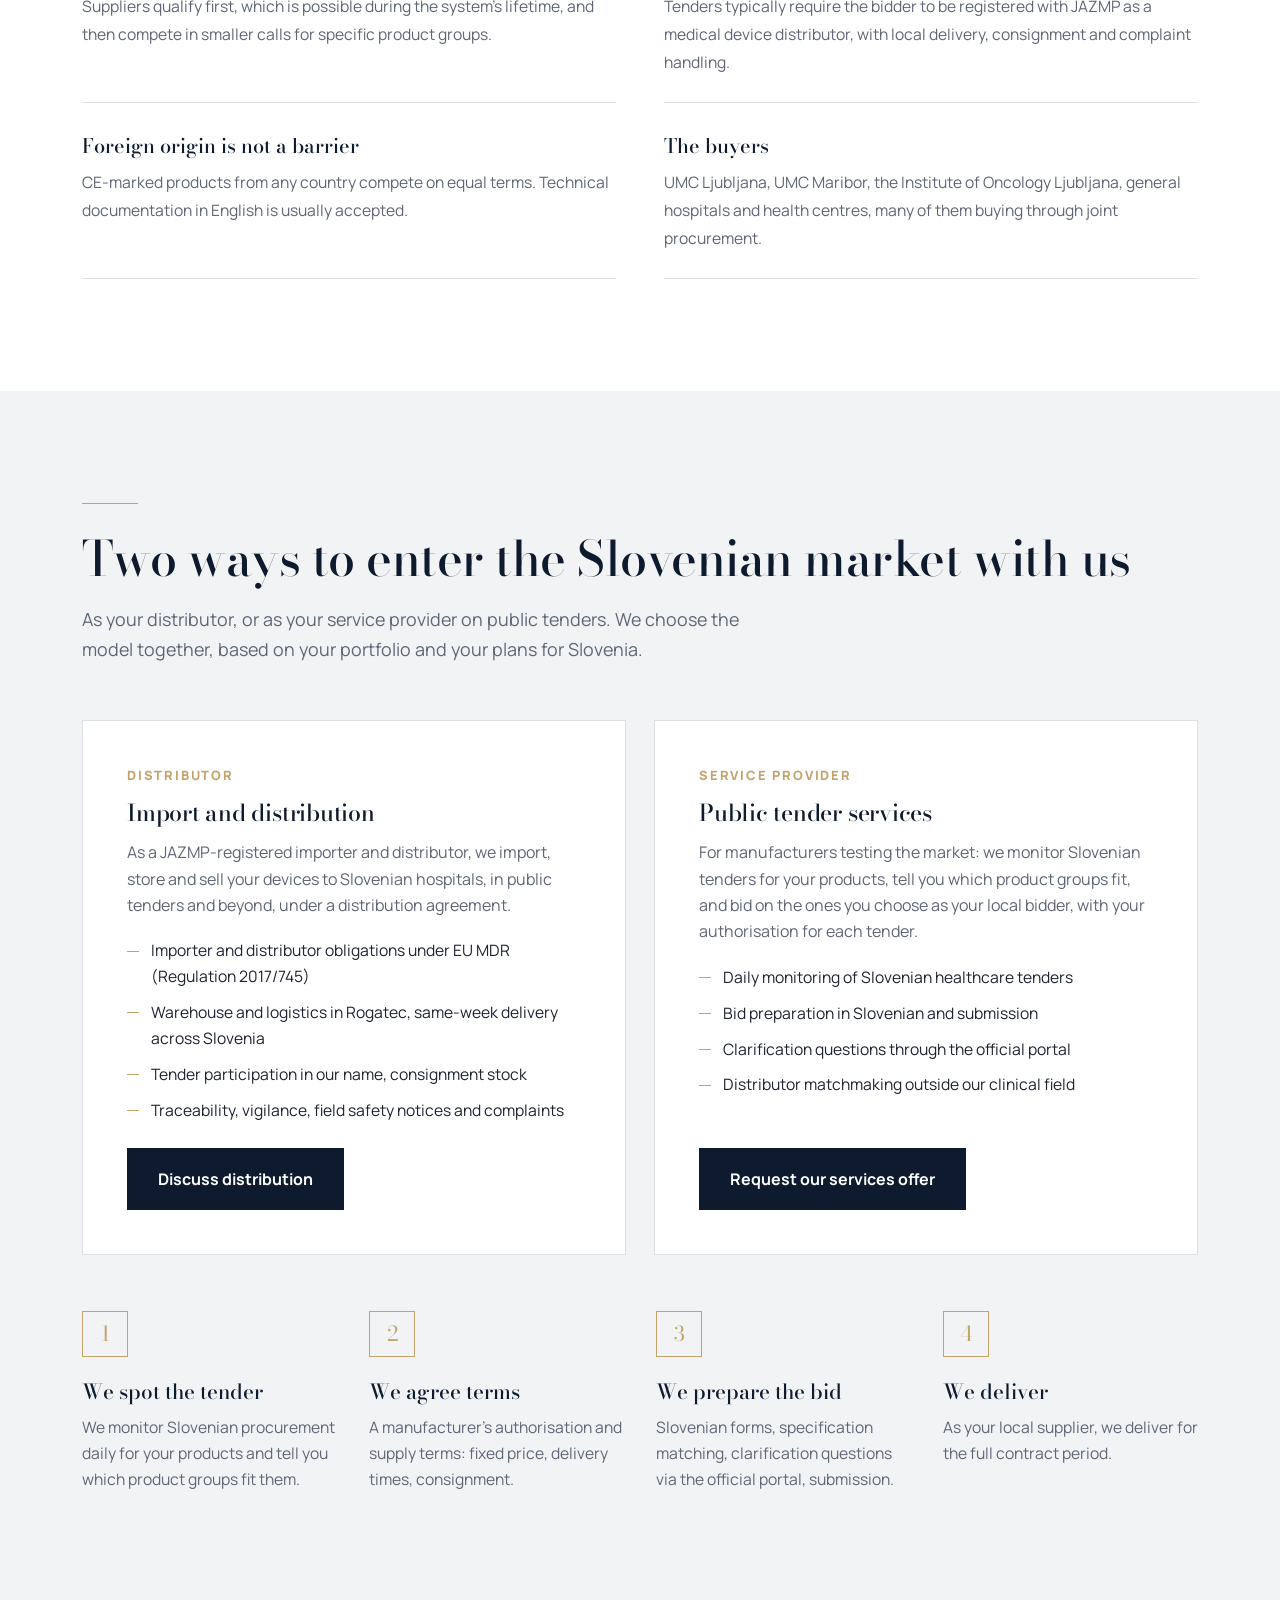
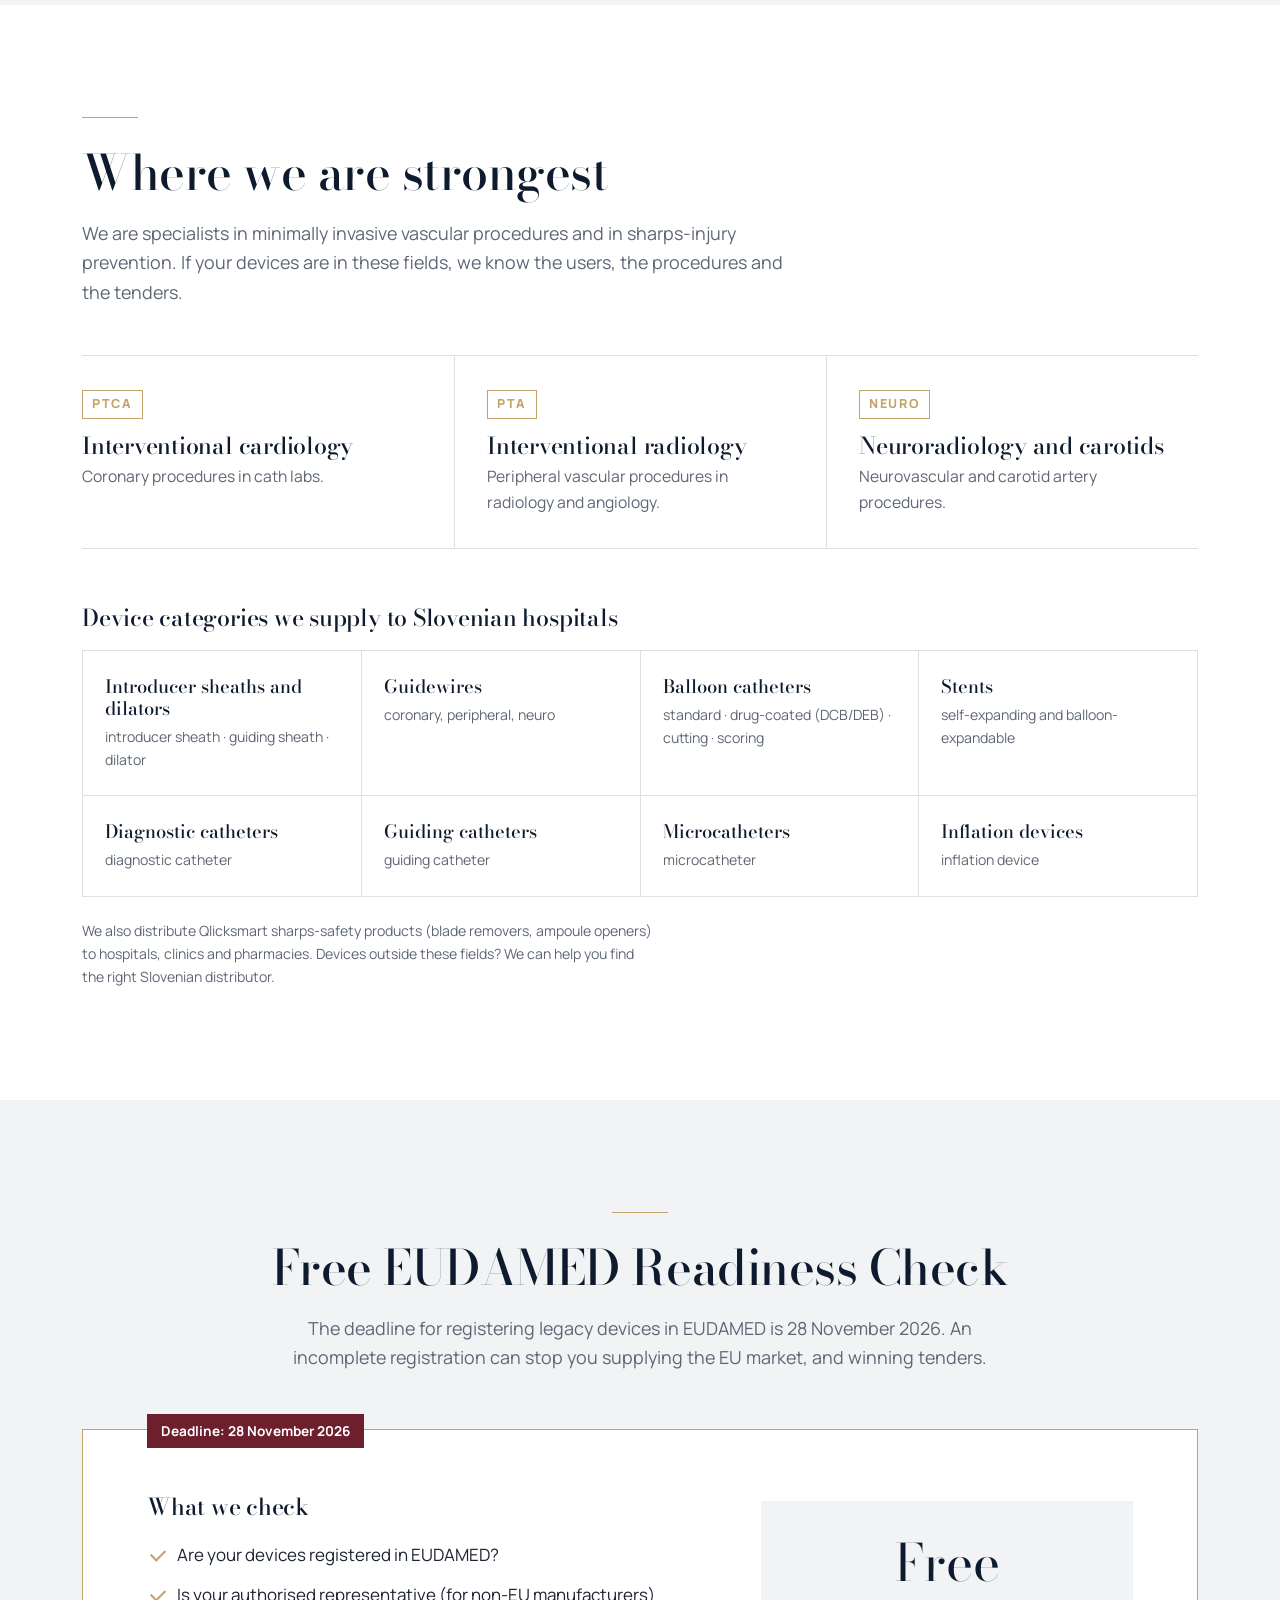
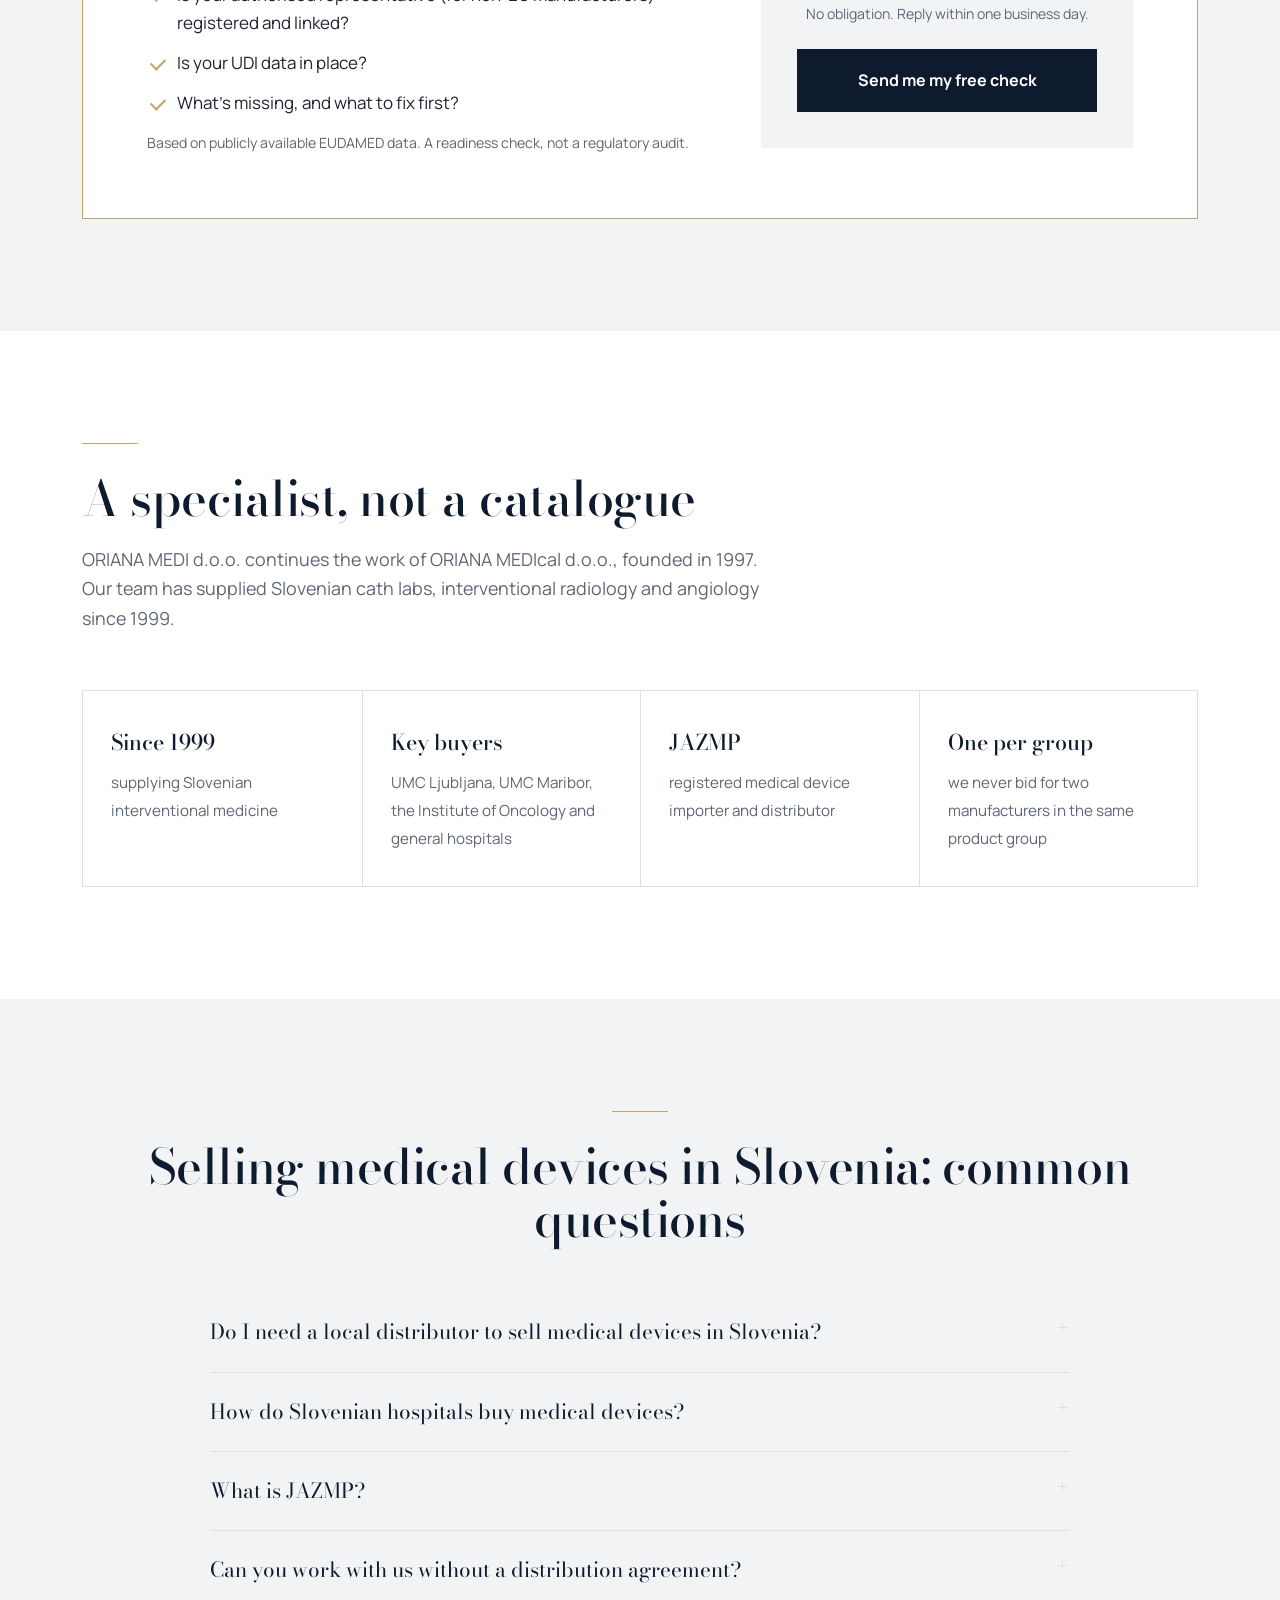
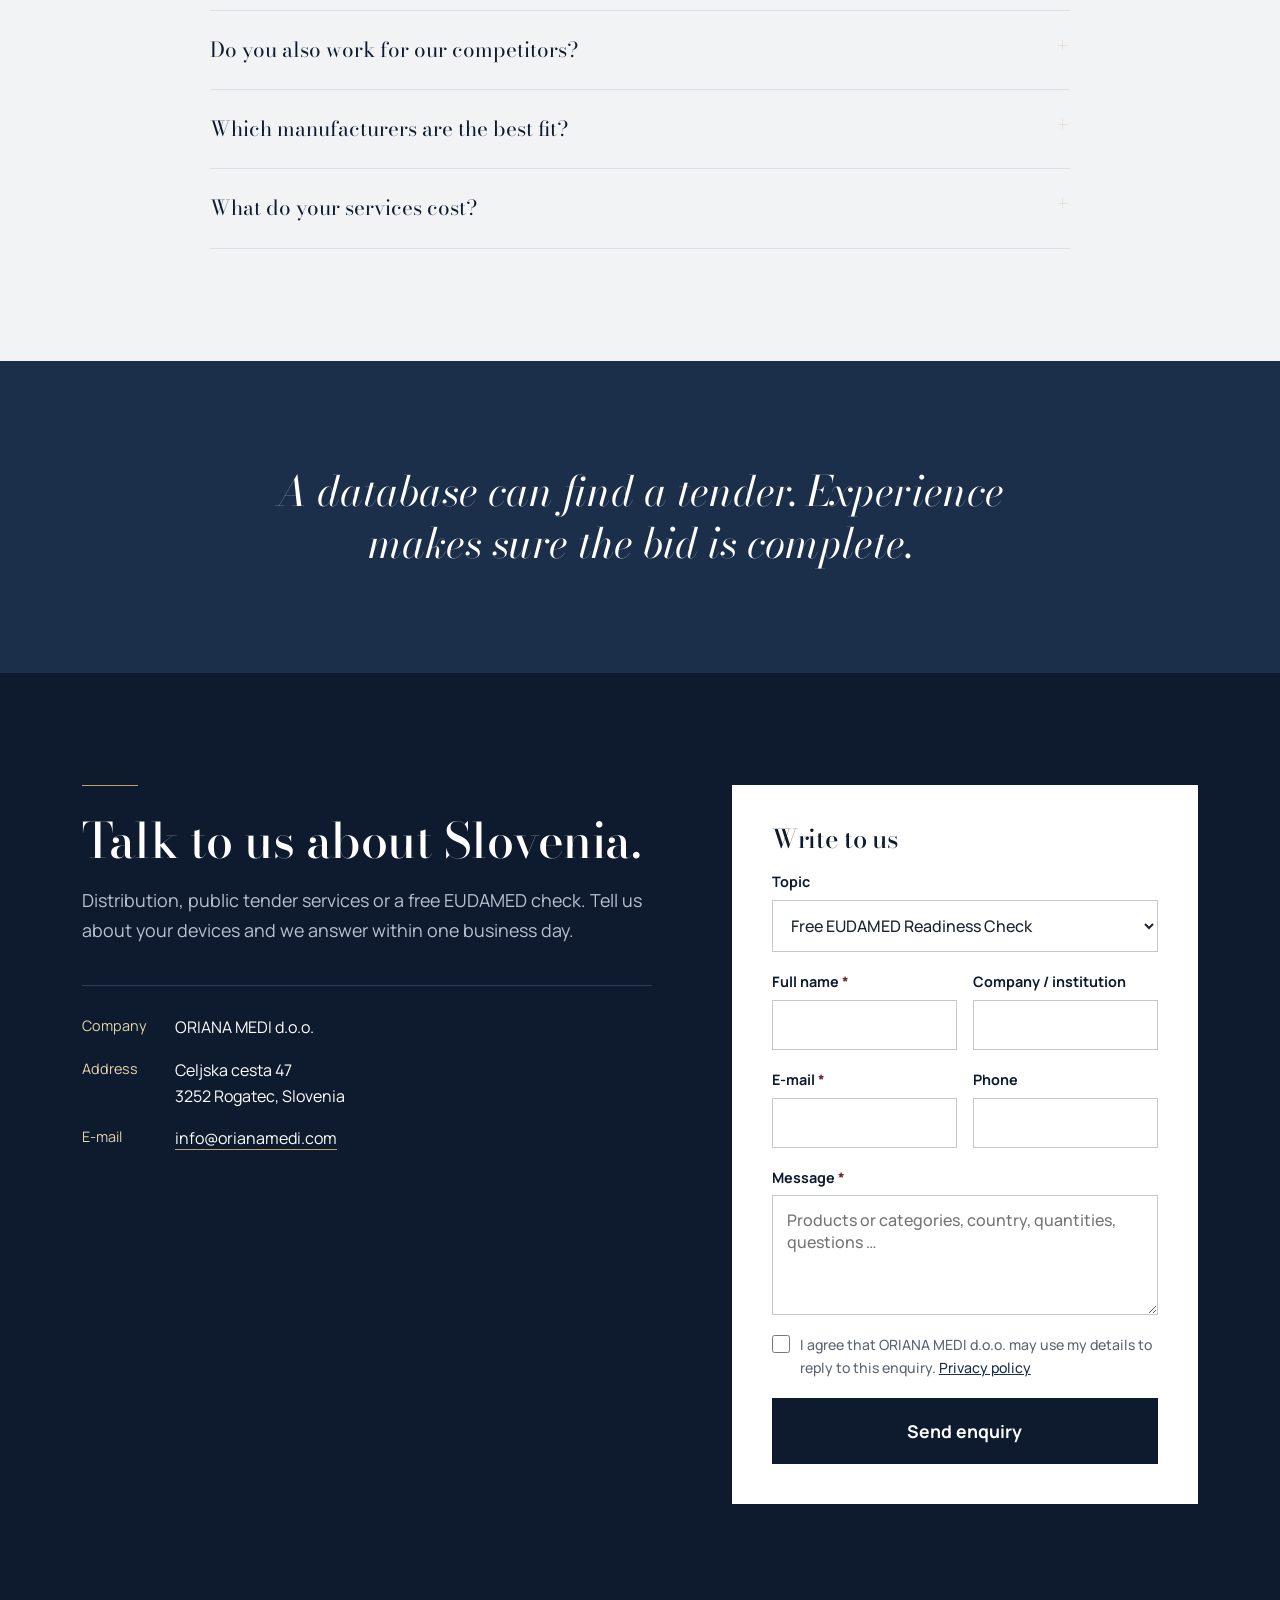
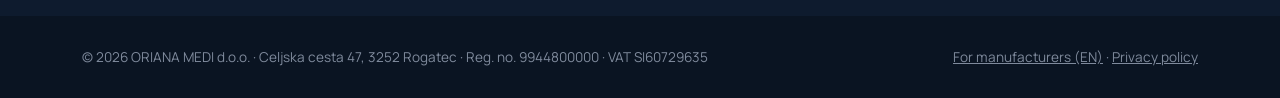
<file: medical-device-distributor-slovenia.html>
<!DOCTYPE html>
<html lang="en">
<head>
<meta charset="UTF-8">
<meta name="viewport" content="width=device-width, initial-scale=1">
<link rel="stylesheet" href="style.css">
<link rel="icon" href="/favicon.ico" sizes="any">
<link rel="icon" type="image/png" sizes="192x192" href="/icon-192.png">
<link rel="apple-touch-icon" href="/apple-touch-icon.png">
<meta name="theme-color" content="#0E1B2E">
<title>Medical Device Distributor &amp; Importer in Slovenia | ORIANA MEDI</title>
<meta name="description" content="Medical device importer and distributor in Slovenia since 1999. Distribution, public tender bids for Slovenian hospitals and a free EUDAMED check for manufacturers.">
<link rel="canonical" href="https://orianamedi.com/medical-device-distributor-slovenia.html">
<link rel="alternate" hreflang="en" href="https://orianamedi.com/medical-device-distributor-slovenia.html">
<link rel="alternate" hreflang="sl" href="https://orianamedi.com/">
<link rel="alternate" hreflang="x-default" href="https://orianamedi.com/">
<meta property="og:type" content="website">
<meta property="og:site_name" content="ORIANA MEDI">
<meta property="og:url" content="https://orianamedi.com/medical-device-distributor-slovenia.html">
<meta property="og:title" content="Medical device distributor and importer in Slovenia – ORIANA MEDI">
<meta property="og:description" content="Your local partner for Slovenian hospitals and public tenders: JAZMP-registered importer and distributor since 1999.">
<meta property="og:image" content="https://orianamedi.com/og-image.png">
<meta property="og:image:width" content="1200">
<meta property="og:image:height" content="630">
<meta property="og:image:alt" content="ORIANA MEDI – medical device importer and distributor in Slovenia">
<meta property="og:locale" content="en_GB">
<meta property="og:locale:alternate" content="sl_SI">
<meta name="twitter:card" content="summary_large_image">
<script type="application/ld+json">
{
 "@context": "https://schema.org",
 "@type": "Organization",
 "@id": "https://orianamedi.com/#org",
 "name": "ORIANA MEDI d.o.o.",
 "alternateName": "ORIANA MEDI",
 "url": "https://orianamedi.com/",
 "logo": "https://orianamedi.com/logo.png",
 "image": "https://orianamedi.com/og-image.png",
 "description": "JAZMP-registered importer and distributor of medical devices in Slovenia: devices for vascular interventions, Qlicksmart sharps-safety products, and distribution and public tender services for medical device manufacturers.",
 "email": "info@orianamedi.com",
 "vatID": "SI60729635",
 "identifier": {
  "@type": "PropertyValue",
  "propertyID": "Matična številka (Slovenian company registration number)",
  "value": "9944800000"
 },
 "address": {
  "@type": "PostalAddress",
  "streetAddress": "Celjska cesta 47",
  "postalCode": "3252",
  "addressLocality": "Rogatec",
  "addressCountry": "SI"
 },
 "areaServed": {
  "@type": "Country",
  "name": "Slovenia"
 },
 "knowsLanguage": [
  "sl",
  "hr",
  "sr",
  "en"
 ],
 "knowsAbout": [
  "Medical device distribution in Slovenia",
  "Medical device import",
  "EU MDR importer and distributor obligations",
  "JAZMP registration",
  "Slovenian public procurement for hospitals",
  "Framework agreements and dynamic purchasing systems",
  "EUDAMED",
  "Interventional cardiology (PTCA)",
  "Interventional radiology (PTA)",
  "Interventional neuroradiology",
  "Introducer sheaths",
  "Guidewires",
  "Balloon catheters",
  "Drug-coated balloons",
  "Stents",
  "Diagnostic catheters",
  "Guiding catheters",
  "Microcatheters",
  "Inflation devices",
  "Sharps injury prevention",
  "Qlicksmart"
 ],
 "contactPoint": {
  "@type": "ContactPoint",
  "contactType": "sales",
  "email": "info@orianamedi.com",
  "availableLanguage": [
   "Slovenian",
   "Croatian",
   "Serbian",
   "English"
  ],
  "areaServed": "SI"
 }
}
</script>
<script type="application/ld+json">
{
  "@context": "https://schema.org",
  "@graph": [
    {
      "@type": "WebPage",
      "@id": "https://orianamedi.com/medical-device-distributor-slovenia.html#page",
      "url": "https://orianamedi.com/medical-device-distributor-slovenia.html",
      "name": "Medical device distributor and importer in Slovenia",
      "inLanguage": "en",
      "about": {"@id": "https://orianamedi.com/#org"},
      "audience": {"@type": "BusinessAudience", "name": "Medical device manufacturers"},
      "breadcrumb": {
        "@type": "BreadcrumbList",
        "itemListElement": [
          {"@type": "ListItem", "position": 1, "name": "ORIANA MEDI", "item": "https://orianamedi.com/"},
          {"@type": "ListItem", "position": 2, "name": "For manufacturers", "item": "https://orianamedi.com/medical-device-distributor-slovenia.html"}
        ]
      }
    },
    {
      "@type": "Service",
      "name": "Medical device import and distribution in Slovenia",
      "serviceType": "Medical device distribution",
      "provider": {"@id": "https://orianamedi.com/#org"},
      "areaServed": {"@type": "Country", "name": "Slovenia"},
      "audience": {"@type": "BusinessAudience", "name": "Medical device manufacturers"},
      "description": "Import, storage, sale and after-sales of CE-marked medical devices to Slovenian hospitals by a JAZMP-registered importer and distributor, including participation in public tenders."
    },
    {
      "@type": "Service",
      "name": "Public tender services for medical device manufacturers in Slovenia",
      "serviceType": "Public procurement bid preparation",
      "provider": {"@id": "https://orianamedi.com/#org"},
      "areaServed": {"@type": "Country", "name": "Slovenia"},
      "description": "Daily monitoring of Slovenian hospital tenders, bid preparation in Slovenian and submission as the manufacturer's local bidder, under an authorisation for each tender."
    },
    {
      "@type": "Service",
      "name": "EUDAMED Readiness Check",
      "provider": {"@id": "https://orianamedi.com/#org"},
      "description": "A free check of a manufacturer's EUDAMED registration, authorised representative link and UDI data, based on public EUDAMED data.",
      "offers": {"@type": "Offer", "price": "0", "priceCurrency": "EUR"}
    },
    {
      "@type": "FAQPage",
      "mainEntity": [
        {"@type": "Question", "name": "Do I need a local distributor to sell medical devices in Slovenia?",
         "acceptedAnswer": {"@type": "Answer", "text": "For EU-based manufacturers there is no legal requirement to appoint one. In practice, Slovenian hospital tenders typically require a bidder registered with JAZMP as a medical device distributor, bid forms in Slovenian submitted through the national e-procurement portal, and local delivery, consignment stock and complaint handling. A local importer and distributor covers all of this."}},
        {"@type": "Question", "name": "How do Slovenian hospitals buy medical devices?",
         "acceptedAnswer": {"@type": "Answer", "text": "Mostly through public tenders published in Slovenian on the national e-procurement portal. Many hospitals buy through framework agreements, often running around 36 months, and through dynamic purchasing systems, where suppliers qualify first and then compete in smaller calls during the system's lifetime. Many tenders fall below the EU threshold and never appear on TED."}},
        {"@type": "Question", "name": "What is JAZMP?",
         "acceptedAnswer": {"@type": "Answer", "text": "JAZMP is the Agency for Medicinal Products and Medical Devices of the Republic of Slovenia, the national competent authority for medical devices. ORIANA MEDI d.o.o. is registered with JAZMP as both importer and distributor of medical devices."}},
        {"@type": "Question", "name": "Can you work with us without a distribution agreement?",
         "acceptedAnswer": {"@type": "Answer", "text": "Yes. Besides distribution, we offer public tender services: we monitor Slovenian tenders for your products and bid on the ones you choose as your local bidder, with a manufacturer's authorisation for each tender."}},
        {"@type": "Question", "name": "Do you also work for our competitors?",
         "acceptedAnswer": {"@type": "Answer", "text": "We never bid for two manufacturers in the same product group of a tender. If a product group fits more than one client, it goes to whoever confirms the bid order first."}},
        {"@type": "Question", "name": "Which manufacturers are the best fit?",
         "acceptedAnswer": {"@type": "Answer", "text": "Manufacturers of CE-marked devices for vascular interventions (interventional cardiology, interventional radiology, neuroradiology and carotid procedures) and of sharps-safety products. For other device categories we can help you find the right Slovenian distributor."}}
      ]
    }
  ]
}
</script>
</head>
<body>
<a class="skip" href="#main"><span class="l-sl">Na vsebino</span><span class="l-en">Skip to content</span></a>
<header class="nav">
  <div class="wrap">
    <a class="brand" href="index.html"><strong>ORIANA MEDI</strong><small class="l-sl">UVOZ IN DISTRIBUCIJA MEDICINSKIH PRIPOMOČKOV</small><small class="l-en">MEDICAL DEVICE IMPORT &amp; DISTRIBUTION</small></a>
    <div class="navright">
      <nav aria-label="Main">
        <ul class="l-sl">
          <li><a href="index.html#izdelki">Izdelki</a></li>
          <li><a href="index.html#bolnisnice">Za bolnišnice</a></li>
          <li><a href="index.html#proizvajalci">Za proizvajalce</a></li>
          <li><a href="index.html#kontakt">Kontakt</a></li>
        </ul>
        <ul class="l-en">
          <li><a href="index.html#izdelki">Products</a></li>
          <li><a href="index.html#bolnisnice">For hospitals</a></li>
          <li><a href="#main" aria-current="page">For manufacturers</a></li>
          <li><a href="index.html#kontakt">Contact</a></li>
        </ul>
      </nav>
      <div class="lang" role="group" aria-label="Language"><a href="index.html" hreflang="sl" lang="sl">SL</a><a href="medical-device-distributor-slovenia.html" aria-current="page">EN</a></div>
      <button type="button" class="menu-btn" aria-expanded="false"><span class="l-sl">Meni</span><span class="l-en">Menu</span></button>
    </div>
  </div>
</header>

<main id="main">

<!-- HERO -->
<section class="hero">
  <svg class="wire" viewBox="0 0 1440 900" preserveAspectRatio="xMidYMid slice" aria-hidden="true">
    <path class="soft" d="M760 960 C 860 860, 900 720, 1010 600 S 1240 440, 1300 360 S 1420 200, 1500 120"/>
    <path class="draw" d="M700 960 C 800 850, 850 700, 960 580 S 1170 420, 1230 380 C 1270 352, 1290 300, 1320 250"/>
    <circle class="tip" cx="1320" cy="250" r="4"/>
  </svg>
  <div class="wrap">
    <div class="callout">For medical device manufacturers</div>
    <h1>Your medical device distributor and importer in Slovenia</h1>
    <p class="intro">ORIANA MEDI is a JAZMP-registered importer and distributor that has supplied Slovenian hospitals since 1999. We help manufacturers of CE-marked devices enter the Slovenian market and win public tenders: as your distributor, or as your local partner for tenders.</p>
    <div class="actions">
      <a class="btn btn-gold btn-big" href="#kontakt" data-topic="distribution">Discuss the Slovenian market</a>
      <a class="btn btn-line btn-big" href="#eudamed">Free EUDAMED check</a>
    </div>
    <div class="since">
      <div><b>Since 1999</b><span>in Slovenian interventional medicine</span></div>
      <div><b>JAZMP</b><span>registered importer and distributor</span></div>
      <div><b>4 languages</b><span>Slovenian, Croatian, Serbian, English</span></div>
    </div>
  </div>
</section>

<!-- MARKET -->
<section id="market">
  <div class="wrap">
    <div class="rule"></div>
    <h2>How Slovenian hospitals buy medical devices</h2>
    <p class="intro">Almost every hospital purchase in Slovenia goes through public procurement. The rules are EU rules, but the practice is local: the language, the portal, the buyers and the timing.</p>
    <div class="list2">
      <div><b>Tenders are published in Slovenian</b><span>On the national e-procurement portal, and many fall below the EU threshold, so they never appear on TED. Bid forms and the ESPD must be completed in Slovenian.</span></div>
      <div><b>Framework agreements run for years</b><span>Often around 36 months. A win means supply revenue for years; missing the first tender usually means waiting for the next agreement.</span></div>
      <div><b>Dynamic purchasing systems</b><span>Suppliers qualify first, which is possible during the system&rsquo;s lifetime, and then compete in smaller calls for specific product groups.</span></div>
      <div><b>A local registered bidder matters</b><span>Tenders typically require the bidder to be registered with JAZMP as a medical device distributor, with local delivery, consignment and complaint handling.</span></div>
      <div><b>Foreign origin is not a barrier</b><span>CE-marked products from any country compete on equal terms. Technical documentation in English is usually accepted.</span></div>
      <div><b>The buyers</b><span>UMC Ljubljana, UMC Maribor, the Institute of Oncology Ljubljana, general hospitals and health centres, many of them buying through joint procurement.</span></div>
    </div>
  </div>
</section>

<!-- TWO MODELS -->
<section class="pearl" id="models">
  <div class="wrap">
    <div class="rule"></div>
    <h2>Two ways to enter the Slovenian market with us</h2>
    <p class="intro">As your distributor, or as your service provider on public tenders. We choose the model together, based on your portfolio and your plans for Slovenia.</p>
    <div class="models">
      <div class="model">
        <span class="tag">Distributor</span>
        <h3>Import and distribution</h3>
        <p>As a JAZMP-registered importer and distributor, we import, store and sell your devices to Slovenian hospitals, in public tenders and beyond, under a distribution agreement.</p>
        <ul><li>Importer and distributor obligations under EU MDR (Regulation 2017/745)</li><li>Warehouse and logistics in Rogatec, same-week delivery across Slovenia</li><li>Tender participation in our name, consignment stock</li><li>Traceability, vigilance, field safety notices and complaints</li></ul>
        <a class="btn btn-dark" href="#kontakt" data-topic="distribution">Discuss distribution</a>
      </div>
      <div class="model">
        <span class="tag">Service provider</span>
        <h3>Public tender services</h3>
        <p>For manufacturers testing the market: we monitor Slovenian tenders for your products, tell you which product groups fit, and bid on the ones you choose as your local bidder, with your authorisation for each tender.</p>
        <ul><li>Daily monitoring of Slovenian healthcare tenders</li><li>Bid preparation in Slovenian and submission</li><li>Clarification questions through the official portal</li><li>Distributor matchmaking outside our clinical field</li></ul>
        <a class="btn btn-dark" href="#kontakt" data-topic="services">Request our services offer</a>
      </div>
    </div>
    <ol class="steps">
      <li><b>We spot the tender</b><span>We monitor Slovenian procurement daily for your products and tell you which product groups fit them.</span></li>
      <li><b>We agree terms</b><span>A manufacturer&rsquo;s authorisation and supply terms: fixed price, delivery times, consignment.</span></li>
      <li><b>We prepare the bid</b><span>Slovenian forms, specification matching, clarification questions via the official portal, submission.</span></li>
      <li><b>We deliver</b><span>As your local supplier, we deliver for the full contract period.</span></li>
    </ol>
  </div>
</section>

<!-- FIT -->
<section id="focus">
  <div class="wrap">
    <div class="rule"></div>
    <h2>Where we are strongest</h2>
    <p class="intro">We are specialists in minimally invasive vascular procedures and in sharps-injury prevention. If your devices are in these fields, we know the users, the procedures and the tenders.</p>
    <div class="uses">
      <div><span class="abbr">PTCA</span><h3>Interventional cardiology</h3><p>Coronary procedures in cath labs.</p></div>
      <div><span class="abbr">PTA</span><h3>Interventional radiology</h3><p>Peripheral vascular procedures in radiology and angiology.</p></div>
      <div><span class="abbr">NEURO</span><h3>Neuroradiology and carotids</h3><p>Neurovascular and carotid artery procedures.</p></div>
    </div>
    <h3 class="range-h">Device categories we supply to Slovenian hospitals</h3>
    <ul class="range">
      <li><b>Introducer sheaths and dilators</b><span>introducer sheath · guiding sheath · dilator</span></li>
      <li><b>Guidewires</b><span>coronary, peripheral, neuro</span></li>
      <li><b>Balloon catheters</b><span>standard · drug-coated (DCB/DEB) · cutting · scoring</span></li>
      <li><b>Stents</b><span>self-expanding and balloon-expandable</span></li>
      <li><b>Diagnostic catheters</b><span>diagnostic catheter</span></li>
      <li><b>Guiding catheters</b><span>guiding catheter</span></li>
      <li><b>Microcatheters</b><span>microcatheter</span></li>
      <li><b>Inflation devices</b><span>inflation device</span></li>
    </ul>
    <p class="fineprint" style="margin-top:22px">We also distribute Qlicksmart sharps-safety products (blade removers, ampoule openers) to hospitals, clinics and pharmacies. Devices outside these fields? We can help you find the right Slovenian distributor.</p>
  </div>
</section>

<!-- EUDAMED -->
<section id="eudamed" class="pearl">
  <div class="wrap">
    <div class="center">
      <div class="rule"></div>
      <h2>Free EUDAMED Readiness Check</h2>
      <p class="intro">The deadline for registering legacy devices in EUDAMED is 28 November 2026. An incomplete registration can stop you supplying the EU market, and winning tenders.</p>
    </div>
    <div class="offer">
      <div class="badge">Deadline: 28 November 2026</div>
      <div>
        <h3>What we check</h3>
        <ul>
          <li>Are your devices registered in EUDAMED?</li>
          <li>Is your authorised representative (for non-EU manufacturers) registered and linked?</li>
          <li>Is your UDI data in place?</li>
          <li>What&rsquo;s missing, and what to fix first?</li>
        </ul>
        <p class="fineprint">Based on publicly available EUDAMED data. A readiness check, not a regulatory audit.</p>
      </div>
      <div class="cta">
        <div class="price">Free</div>
        <p class="fineprint" style="margin:8px auto 18px">No obligation. Reply within one business day.</p>
        <a class="btn btn-dark" href="#kontakt" data-topic="eudamed">Send me my free check</a>
      </div>
    </div>
  </div>
</section>

<!-- ABOUT -->
<section id="o-nas">
  <div class="wrap">
    <div class="rule"></div>
    <h2>A specialist, not a catalogue</h2>
    <p class="intro">ORIANA MEDI d.o.o. continues the work of ORIANA MEDIcal d.o.o., founded in 1997. Our team has supplied Slovenian cath labs, interventional radiology and angiology since 1999.</p>
    <div class="proof">
      <div><b>Since 1999</b><span>supplying Slovenian interventional medicine</span></div>
      <div><b>Key buyers</b><span>UMC Ljubljana, UMC Maribor, the Institute of Oncology and general hospitals</span></div>
      <div><b>JAZMP</b><span>registered medical device importer and distributor</span></div>
      <div><b>One per group</b><span>we never bid for two manufacturers in the same product group</span></div>
    </div>
  </div>
</section>

<!-- FAQ -->
<section class="pearl">
  <div class="wrap">
    <div class="center">
      <div class="rule"></div>
      <h2>Selling medical devices in Slovenia: common questions</h2>
    </div>
    <div class="faq">
      <details><summary>Do I need a local distributor to sell medical devices in Slovenia?</summary><p>For EU-based manufacturers there is no legal requirement to appoint one. In practice, Slovenian hospital tenders typically require a bidder registered with JAZMP as a medical device distributor, bid forms in Slovenian submitted through the national e-procurement portal, and local delivery, consignment stock and complaint handling. A local importer and distributor covers all of this.</p></details>
      <details><summary>How do Slovenian hospitals buy medical devices?</summary><p>Mostly through public tenders published in Slovenian on the national e-procurement portal. Many hospitals buy through framework agreements, often running around 36 months, and through dynamic purchasing systems, where suppliers qualify first and then compete in smaller calls during the system&rsquo;s lifetime. Many tenders fall below the EU threshold and never appear on TED.</p></details>
      <details><summary>What is JAZMP?</summary><p>JAZMP is the Agency for Medicinal Products and Medical Devices of the Republic of Slovenia, the national competent authority for medical devices. ORIANA MEDI d.o.o. is registered with JAZMP as both importer and distributor of medical devices.</p></details>
      <details><summary>Can you work with us without a distribution agreement?</summary><p>Yes. Besides distribution, we offer public tender services: we monitor Slovenian tenders for your products and bid on the ones you choose as your local bidder, with a manufacturer&rsquo;s authorisation for each tender.</p></details>
      <details><summary>Do you also work for our competitors?</summary><p>We never bid for two manufacturers in the same product group of a tender. If a product group fits more than one client, it goes to whoever confirms the bid order first.</p></details>
      <details><summary>Which manufacturers are the best fit?</summary><p>Manufacturers of CE-marked devices for vascular interventions (interventional cardiology, interventional radiology, neuroradiology and carotid procedures) and of sharps-safety products. For other device categories we can help you find the right Slovenian distributor.</p></details>
      <details><summary>What do your services cost?</summary><p>The EUDAMED check is free. We send prices for tender monitoring and bid preparation with our manufacturer offer. Distribution terms are agreed individually.</p></details>
    </div>
  </div>
</section>

<div class="band">
  <div class="wrap">
    <blockquote>A database can find a tender. Experience makes sure the bid is complete.</blockquote>
  </div>
</div>

<!-- CONTACT -->
<section id="kontakt" class="contact">
  <div class="wrap grid">
    <div>
      <div class="rule"></div>
      <h2>Talk to us about Slovenia.</h2>
      <p class="intro">Distribution, public tender services or a free EUDAMED check. Tell us about your devices and we answer within one business day.</p>
      <dl style="margin-top:40px">
        <dt>Company</dt><dd>ORIANA MEDI d.o.o.</dd>
        <dt>Address</dt><dd>Celjska cesta 47<br>3252 Rogatec, Slovenia</dd>
        <dt>E-mail</dt><dd><a href="mailto:info@orianamedi.com">info@orianamedi.com</a></dd>
      </dl>
    </div>
<div class="formbox">
  <form class="form js-form" novalidate>
    <h3><span class="l-sl">Pišite nam</span><span class="l-en">Write to us</span></h3>
    <label><span><span class="l-sl">Tema</span><span class="l-en">Topic</span></span>
      <select name="topic">
        <option value="eudamed" data-sl="Brezplačen EUDAMED pregled" data-en="Free EUDAMED Readiness Check">Brezplačen EUDAMED pregled</option>
        <option value="qlicksmart" data-sl="Izdelki Qlicksmart (varnost osebja)" data-en="Qlicksmart products (staff safety)">Izdelki Qlicksmart (varnost osebja)</option>
        <option value="distribution" data-sl="Distribucija vaših izdelkov" data-en="Distribution of your products">Distribucija vaših izdelkov</option>
        <option value="services" data-sl="Storitve na javnih naročilih" data-en="Public tender services">Storitve na javnih naročilih</option>
        <option value="matchmaking" data-sl="Iskanje distributerja" data-en="Distributor matchmaking">Iskanje distributerja</option>
        <option value="hospital" data-sl="Povpraševanje bolnišnice" data-en="Hospital enquiry">Povpraševanje bolnišnice</option>
        <option value="other" data-sl="Drugo" data-en="Other">Drugo</option>
      </select>
    </label>
    <div class="row">
      <label><span><span class="l-sl">Ime in priimek</span><span class="l-en">Full name</span> <span class="req">*</span></span><input name="name" type="text" autocomplete="name" required></label>
      <label><span><span class="l-sl">Podjetje / ustanova</span><span class="l-en">Company / institution</span></span><input name="org" type="text" autocomplete="organization"></label>
    </div>
    <div class="row">
      <label><span>E-mail <span class="req">*</span></span><input name="email" type="email" autocomplete="email" required></label>
      <label><span><span class="l-sl">Telefon</span><span class="l-en">Phone</span></span><input name="phone" type="tel" autocomplete="tel"></label>
    </div>
    <label><span><span class="l-sl">Sporočilo</span><span class="l-en">Message</span> <span class="req">*</span></span>
      <textarea name="message" required data-sl="Izdelki ali kategorije, država, količine, vprašanja …" data-en="Products or categories, country, quantities, questions …"></textarea></label>
    <input class="hp" type="text" name="_honey" tabindex="-1" autocomplete="off" aria-hidden="true">
    <label class="check"><input type="checkbox" name="consent" required>
      <span><span class="l-sl">Strinjam se, da ORIANA MEDI d.o.o. moje podatke uporabi za odgovor na to povpraševanje. <a href="privacy.html">Politika zasebnosti</a></span><span class="l-en">I agree that ORIANA MEDI d.o.o. may use my details to reply to this enquiry. <a href="privacy.html">Privacy policy</a></span></span></label>
    <div class="err" role="alert" hidden>
      <span data-err="fields"><span class="l-sl">Prosimo, izpolnite ime, veljaven e-naslov in sporočilo.</span><span class="l-en">Please fill in your name, a valid email and a message.</span></span>
      <span data-err="consent"><span class="l-sl">Prosimo, potrdite soglasje za obdelavo podatkov.</span><span class="l-en">Please confirm your consent to data processing.</span></span>
      <span data-err="send"><span class="l-sl">Sporočila trenutno ni bilo mogoče poslati. <a class="js-mailto" href="mailto:info@orianamedi.com">Pošljite ga po e-pošti</a> na info@orianamedi.com.</span><span class="l-en">Your message could not be sent right now. <a class="js-mailto" href="mailto:info@orianamedi.com">Send it by email</a> to info@orianamedi.com.</span></span>
    </div>
    <button type="submit" class="btn btn-dark btn-big"><span class="l-sl">Pošlji povpraševanje</span><span class="l-en">Send enquiry</span></button>
  </form>
  <div class="form ok" role="status" hidden>
    <h3><span class="l-sl">Hvala, sporočilo smo prejeli.</span><span class="l-en">Thank you, we have received your message.</span></h3>
    <p><span class="l-sl">Odgovorimo v enem delovnem dnevu na </span><span class="l-en">We will reply within one business day to </span><b class="js-echo-email"></b>.</p>
    <button type="button" class="btn btn-dark js-again"><span class="l-sl">Pošlji novo sporočilo</span><span class="l-en">Send another message</span></button>
  </div>
</div>
  </div>
</section>

</main>

<footer>
  <div class="wrap">
    <span>&copy; 2026 ORIANA MEDI d.o.o. · Celjska cesta 47, 3252 Rogatec · <span class="l-sl">Matična št.</span><span class="l-en">Reg. no.</span> 9944800000 · <span class="l-sl">ID za DDV</span><span class="l-en">VAT</span> SI60729635</span>
    <span><a href="medical-device-distributor-slovenia.html" hreflang="en">For manufacturers (EN)</a> · <a href="privacy.html"><span class="l-sl">Politika zasebnosti</span><span class="l-en">Privacy policy</span></a></span>
  </div>
</footer>
<script src="site.js"></script>
</body>
</html>
</file>
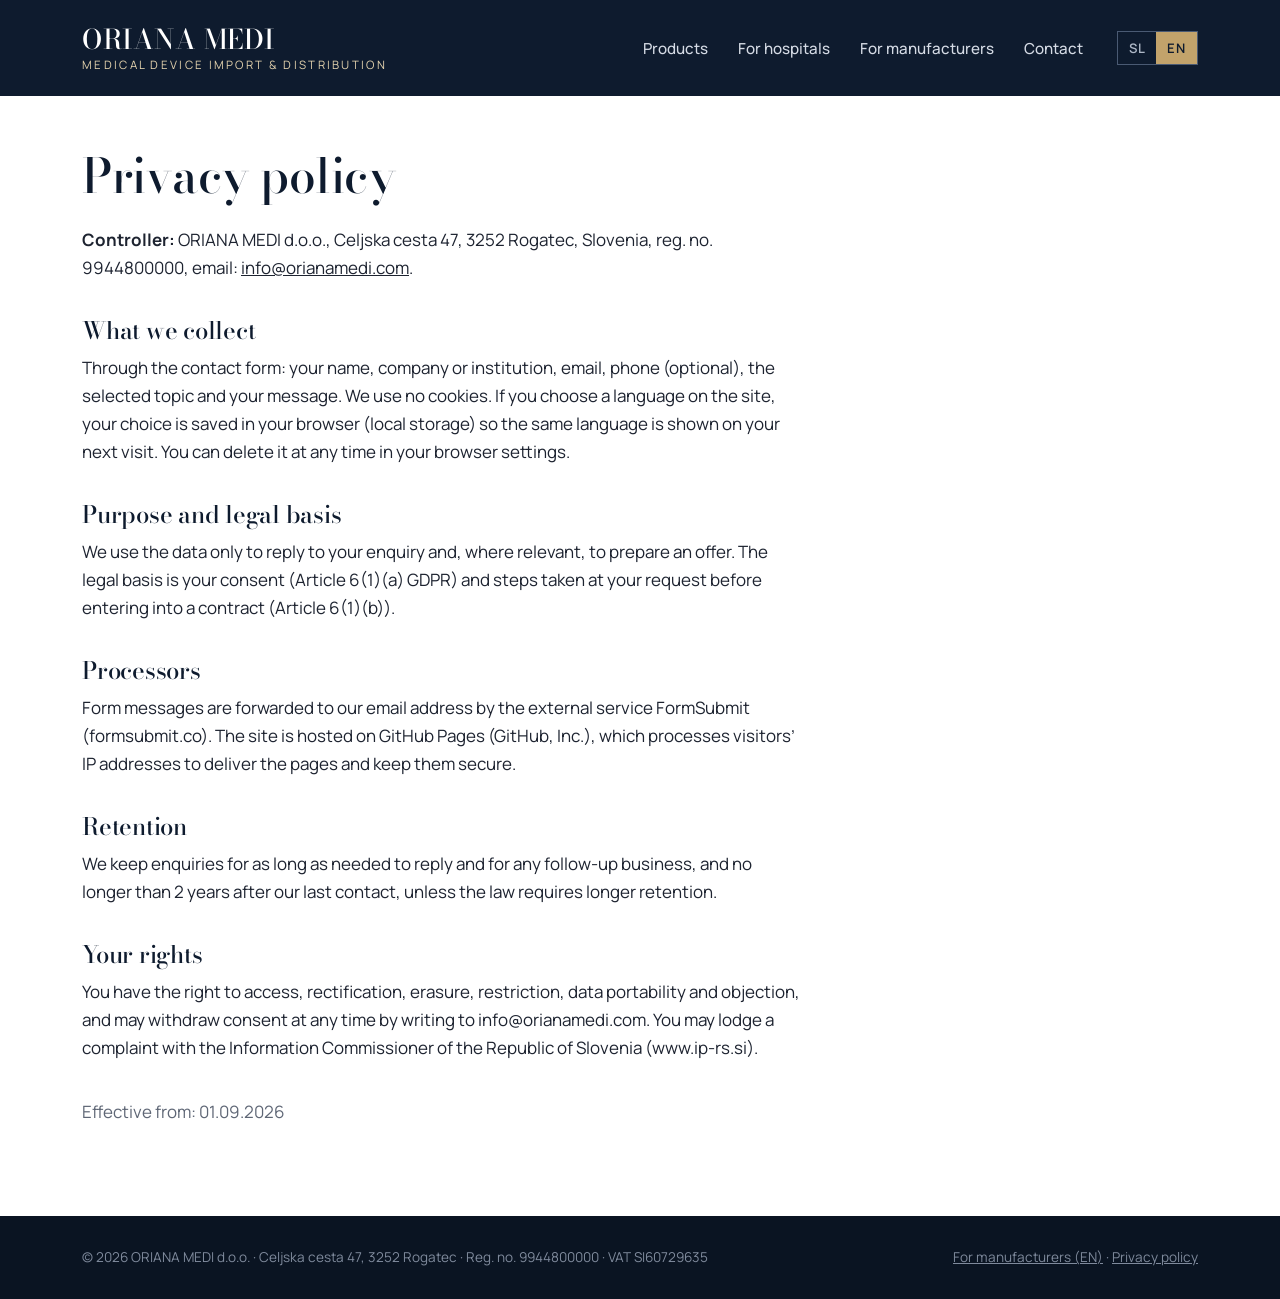
<file: privacy.html>
<!DOCTYPE html>
<html lang="sl" data-title-sl="Politika zasebnosti | ORIANA MEDI" data-title-en="Privacy policy | ORIANA MEDI">
<head>
<meta charset="UTF-8">
<meta name="viewport" content="width=device-width, initial-scale=1">
<script>
(function(){
  var saved=null; try{saved=localStorage.getItem('om-lang');}catch(e){}
  var ua=navigator.userAgent||'';
  var l=saved||((/bot|crawl|spider|slurp/i.test(ua)||(navigator.language||'').toLowerCase().indexOf('sl')===0)?'sl':'en');
  document.documentElement.lang=l;
})();
</script>
<link rel="stylesheet" href="style.css">
<link rel="icon" href="/favicon.ico" sizes="any">
<link rel="icon" type="image/png" sizes="192x192" href="/icon-192.png">
<link rel="apple-touch-icon" href="/apple-touch-icon.png">
<meta name="theme-color" content="#0E1B2E">
<title>Politika zasebnosti | ORIANA MEDI</title>
<link rel="canonical" href="https://orianamedi.com/privacy.html">
</head>
<body class="plainnav">
<a class="skip" href="#main"><span class="l-sl">Na vsebino</span><span class="l-en">Skip to content</span></a>
<header class="nav">
  <div class="wrap">
    <a class="brand" href="index.html"><strong>ORIANA MEDI</strong><small class="l-sl">UVOZ IN DISTRIBUCIJA MEDICINSKIH PRIPOMOČKOV</small><small class="l-en">MEDICAL DEVICE IMPORT &amp; DISTRIBUTION</small></a>
    <div class="navright">
      <nav aria-label="Main">
        <ul class="l-sl">
          <li><a href="index.html#izdelki">Izdelki</a></li>
          <li><a href="index.html#bolnisnice">Za bolnišnice</a></li>
          <li><a href="index.html#proizvajalci">Za proizvajalce</a></li>
          <li><a href="index.html#kontakt">Kontakt</a></li>
        </ul>
        <ul class="l-en">
          <li><a href="index.html#izdelki">Products</a></li>
          <li><a href="index.html#bolnisnice">For hospitals</a></li>
          <li><a href="medical-device-distributor-slovenia.html">For manufacturers</a></li>
          <li><a href="index.html#kontakt">Contact</a></li>
        </ul>
      </nav>
      <div class="lang" role="group" aria-label="Jezik / Language">
        <button type="button" data-set="sl">SL</button>
        <button type="button" data-set="en">EN</button>
      </div>
      <button type="button" class="menu-btn" aria-expanded="false"><span class="l-sl">Meni</span><span class="l-en">Menu</span></button>
    </div>
  </div>
</header>
<main id="main" class="legal">
  <div class="wrap">
    <div class="l-sl">
      <h1>Politika zasebnosti</h1>
      <p><b>Upravljavec:</b> ORIANA MEDI d.o.o., Celjska cesta 47, 3252 Rogatec, Slovenija, matična št. 9944800000, e-pošta: <a href="mailto:info@orianamedi.com">info@orianamedi.com</a>.</p>
      <h2>Katere podatke zbiramo</h2>
      <p>Prek kontaktnega obrazca: ime in priimek, podjetje ali ustanovo, e-naslov, telefon (neobvezno), izbrano temo in vsebino sporočila. Piškotkov ne uporabljamo. Če sami izberete jezik strani, si spletna stran to izbiro zapomni v vašem brskalniku (lokalna shramba), da vam ob naslednjem obisku prikaže isti jezik. Izbiro lahko kadar koli izbrišete v nastavitvah brskalnika.</p>
      <h2>Namen in pravna podlaga</h2>
      <p>Podatke uporabimo izključno za odgovor na vaše povpraševanje in za morebitno pripravo ponudbe. Pravna podlaga je vaša privolitev (točka (a) člena 6(1) Splošne uredbe o varstvu podatkov) in ukrepi pred sklenitvijo pogodbe na vašo zahtevo (točka (b)).</p>
      <h2>Obdelovalci</h2>
      <p>Sporočila iz obrazca nam posreduje zunanja storitev FormSubmit (formsubmit.co), ki jih pošlje na naš e-naslov. Spletno stran gosti storitev GitHub Pages (GitHub, Inc.), ki za dostavo strani in zagotavljanje varnosti obdeluje IP-naslove obiskovalcev.</p>
      <h2>Hramba</h2>
      <p>Povpraševanja hranimo, dokler je to potrebno za odgovor in morebitno nadaljnje poslovno sodelovanje, najdlje pa 2 leti od zadnjega stika, razen če zakon zahteva daljšo hrambo.</p>
      <h2>Vaše pravice</h2>
      <p>Pravico imate do dostopa, popravka, izbrisa, omejitve obdelave, prenosljivosti podatkov in ugovora ter do preklica privolitve kadar koli, s sporočilom na info@orianamedi.com. Pritožbo lahko vložite pri Informacijskem pooblaščencu Republike Slovenije (www.ip-rs.si).</p>
      <p style="margin-top:36px;color:var(--slate)">Velja od: 01.09.2026</p>
    </div>
    <div class="l-en">
      <h1>Privacy policy</h1>
      <p><b>Controller:</b> ORIANA MEDI d.o.o., Celjska cesta 47, 3252 Rogatec, Slovenia, reg. no. 9944800000, email: <a href="mailto:info@orianamedi.com">info@orianamedi.com</a>.</p>
      <h2>What we collect</h2>
      <p>Through the contact form: your name, company or institution, email, phone (optional), the selected topic and your message. We use no cookies. If you choose a language on the site, your choice is saved in your browser (local storage) so the same language is shown on your next visit. You can delete it at any time in your browser settings.</p>
      <h2>Purpose and legal basis</h2>
      <p>We use the data only to reply to your enquiry and, where relevant, to prepare an offer. The legal basis is your consent (Article 6(1)(a) GDPR) and steps taken at your request before entering into a contract (Article 6(1)(b)).</p>
      <h2>Processors</h2>
      <p>Form messages are forwarded to our email address by the external service FormSubmit (formsubmit.co). The site is hosted on GitHub Pages (GitHub, Inc.), which processes visitors&rsquo; IP addresses to deliver the pages and keep them secure.</p>
      <h2>Retention</h2>
      <p>We keep enquiries for as long as needed to reply and for any follow-up business, and no longer than 2 years after our last contact, unless the law requires longer retention.</p>
      <h2>Your rights</h2>
      <p>You have the right to access, rectification, erasure, restriction, data portability and objection, and may withdraw consent at any time by writing to info@orianamedi.com. You may lodge a complaint with the Information Commissioner of the Republic of Slovenia (www.ip-rs.si).</p>
      <p style="margin-top:36px;color:var(--slate)">Effective from: 01.09.2026</p>
    </div>
  </div>
</main>
<footer>
  <div class="wrap">
    <span>&copy; 2026 ORIANA MEDI d.o.o. · Celjska cesta 47, 3252 Rogatec · <span class="l-sl">Matična št.</span><span class="l-en">Reg. no.</span> 9944800000 · <span class="l-sl">ID za DDV</span><span class="l-en">VAT</span> SI60729635</span>
    <span><a href="medical-device-distributor-slovenia.html" hreflang="en">For manufacturers (EN)</a> · <a href="privacy.html"><span class="l-sl">Politika zasebnosti</span><span class="l-en">Privacy policy</span></a></span>
  </div>
</footer>
<script src="site.js"></script>
</body>
</html>
</file>
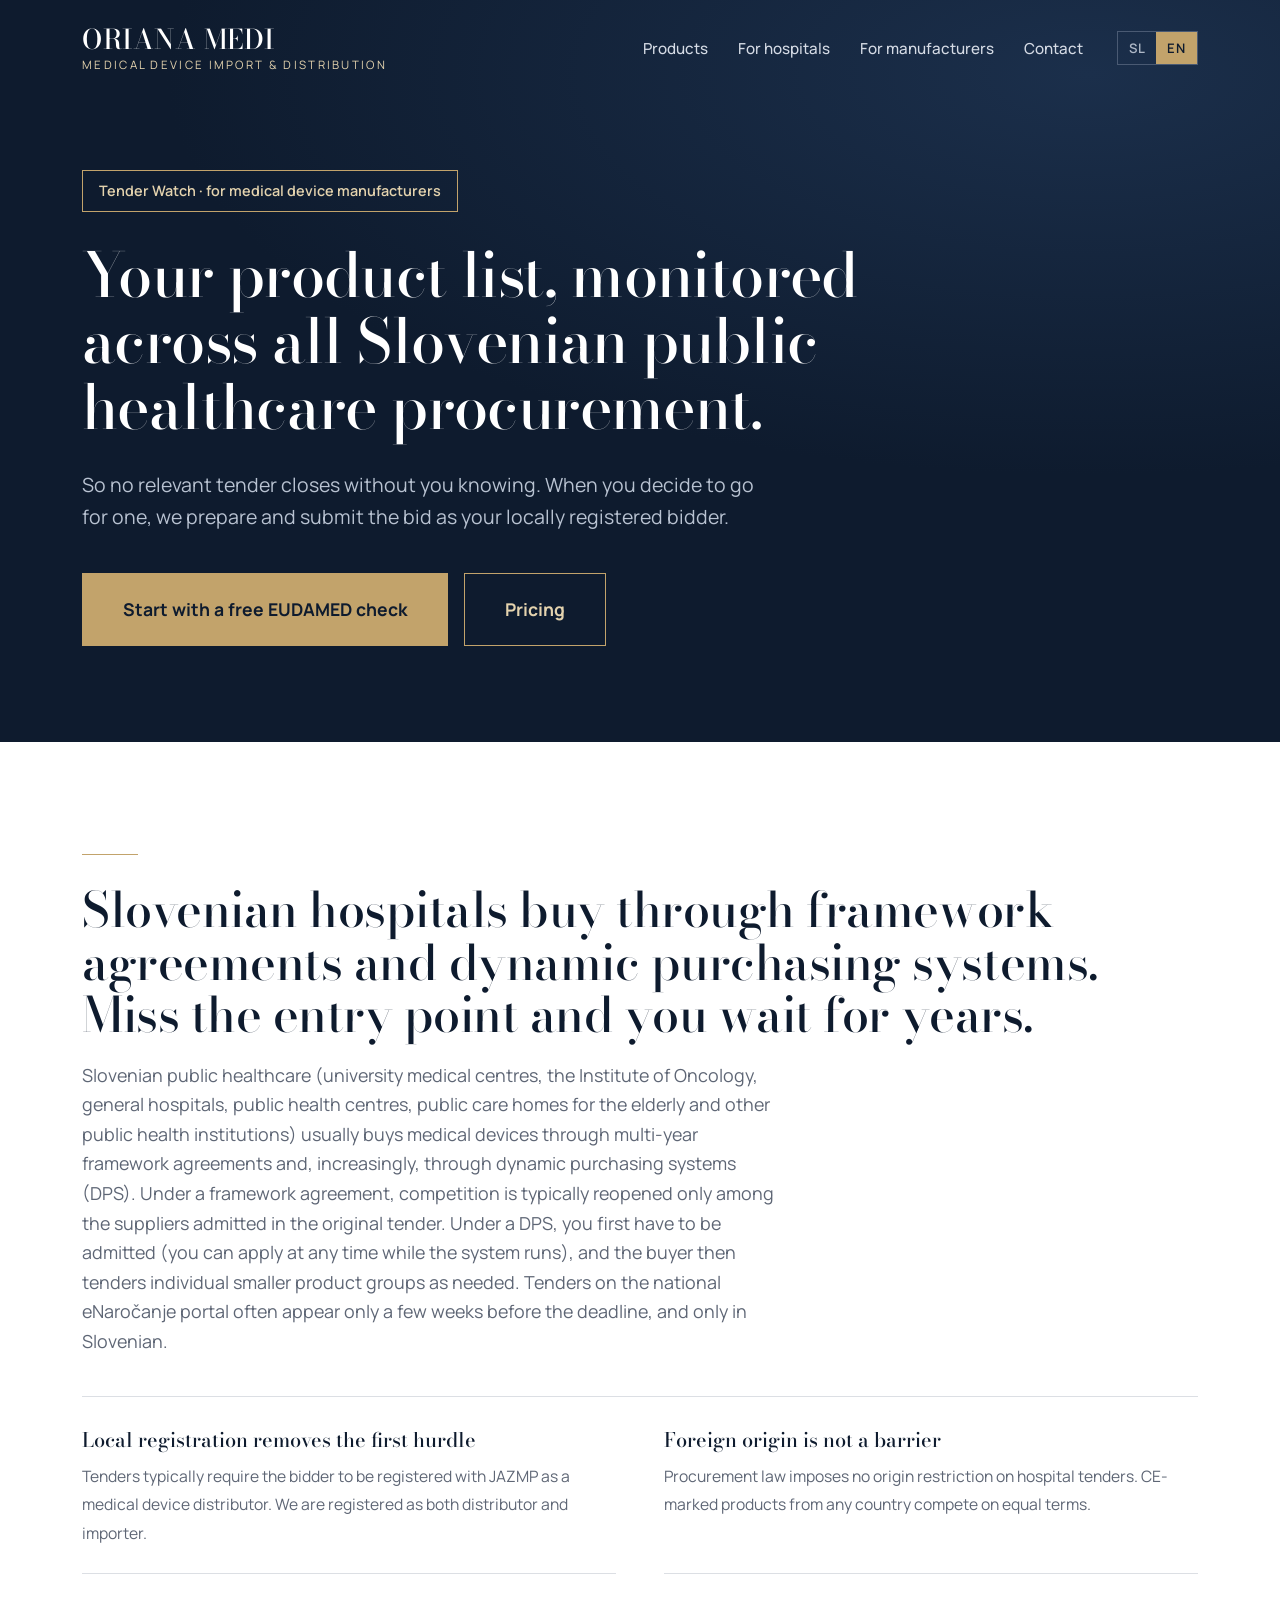
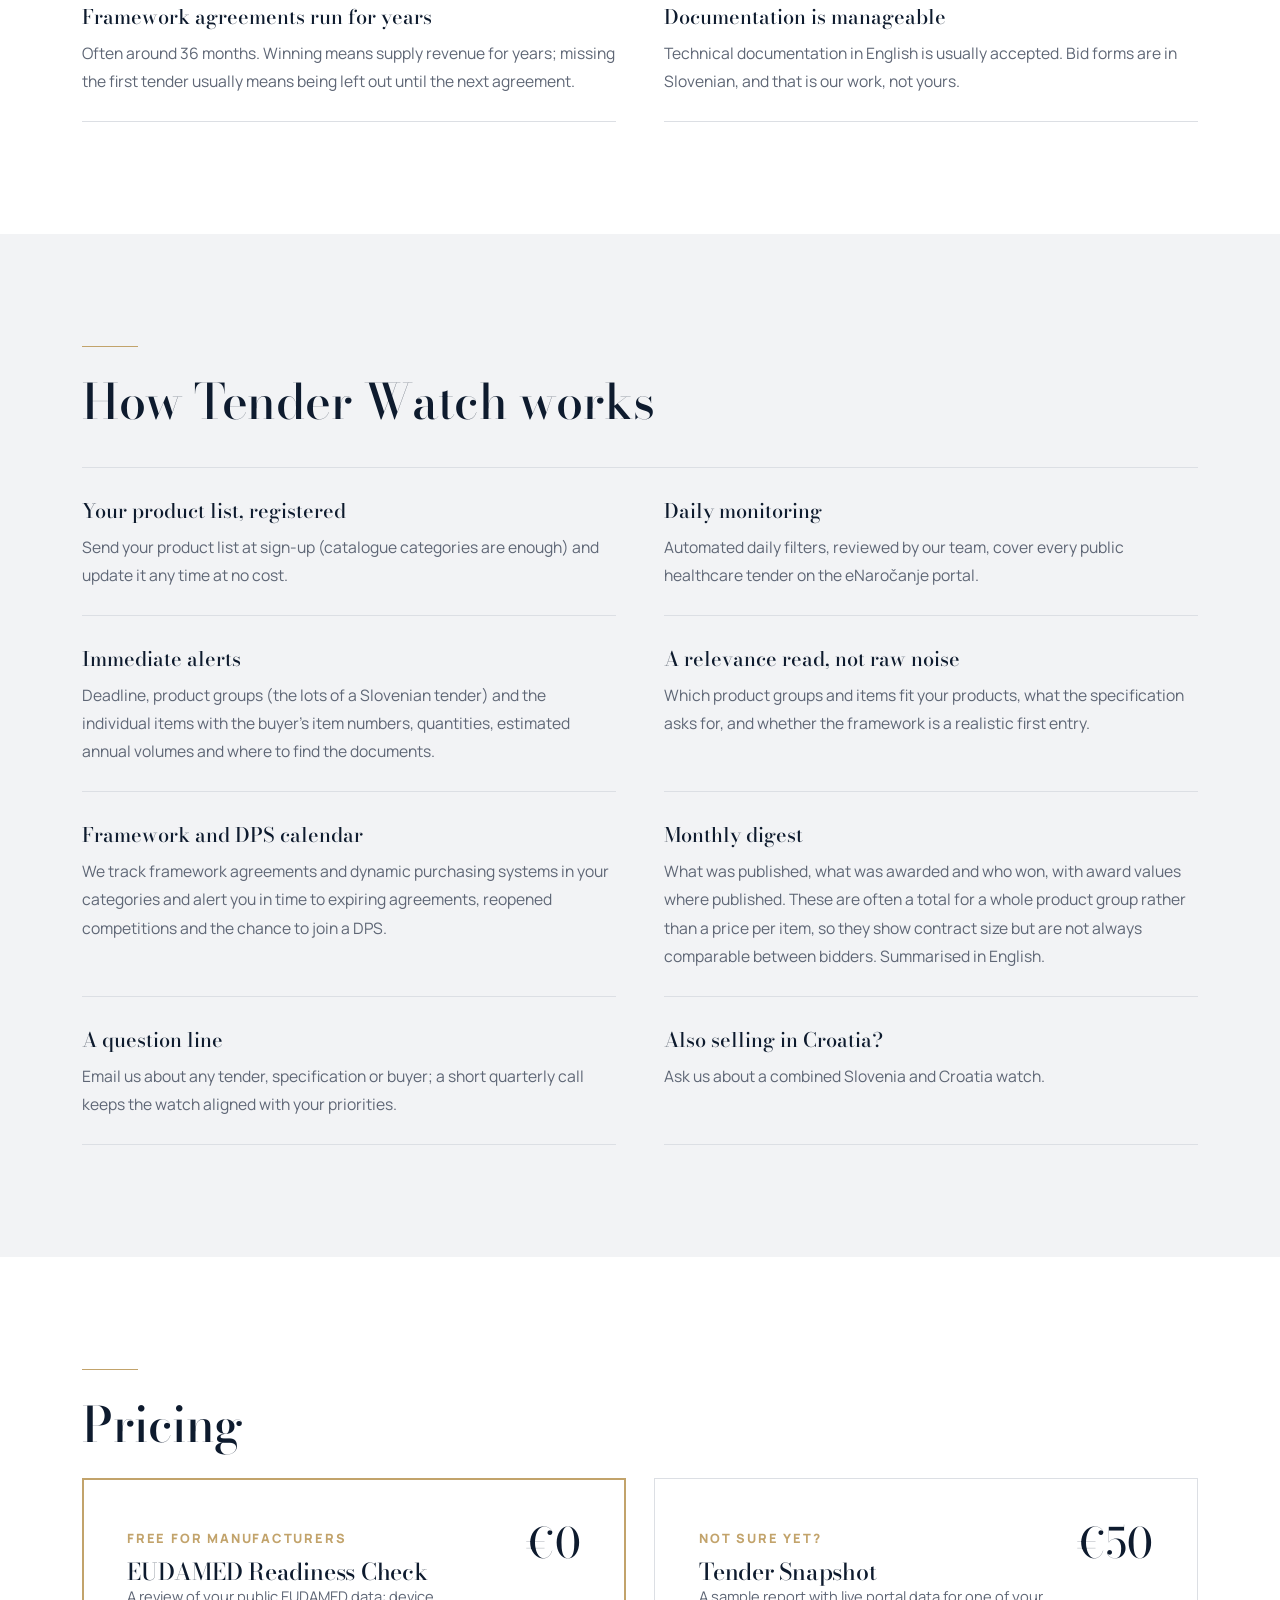
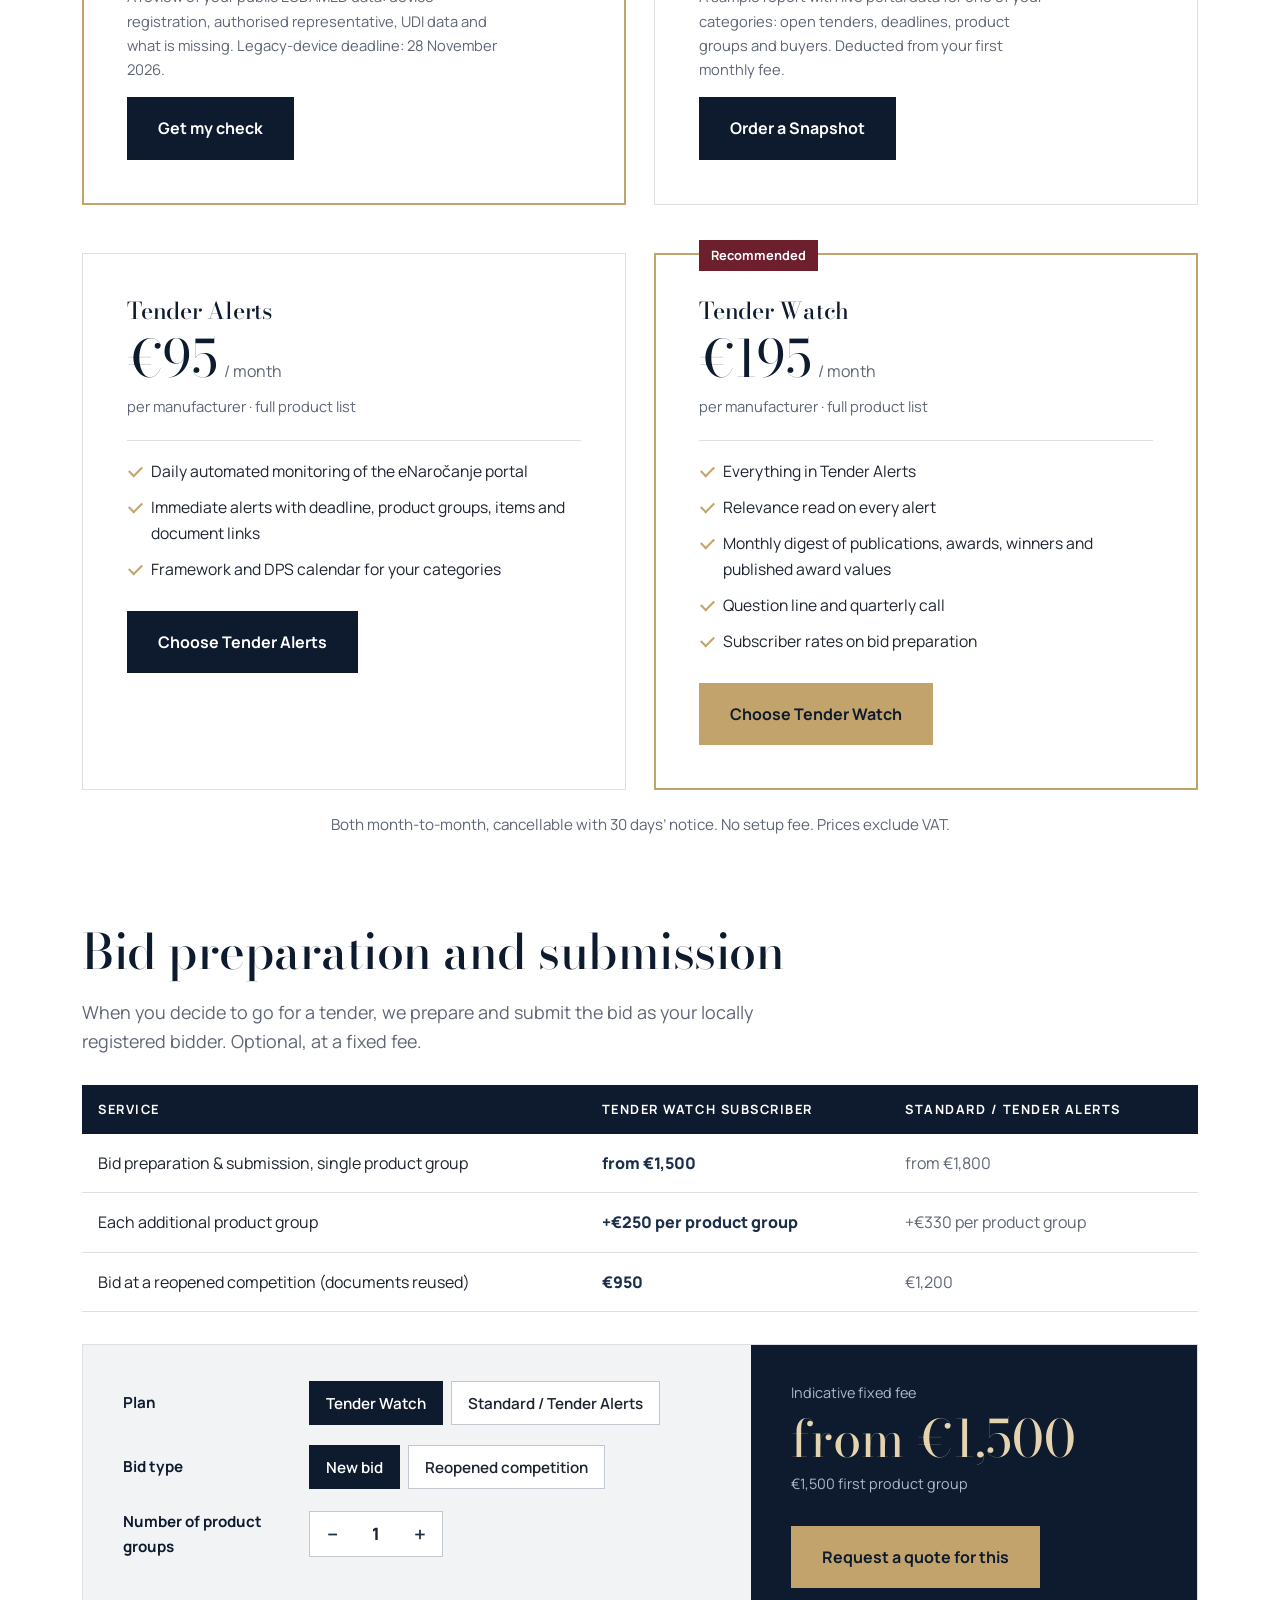
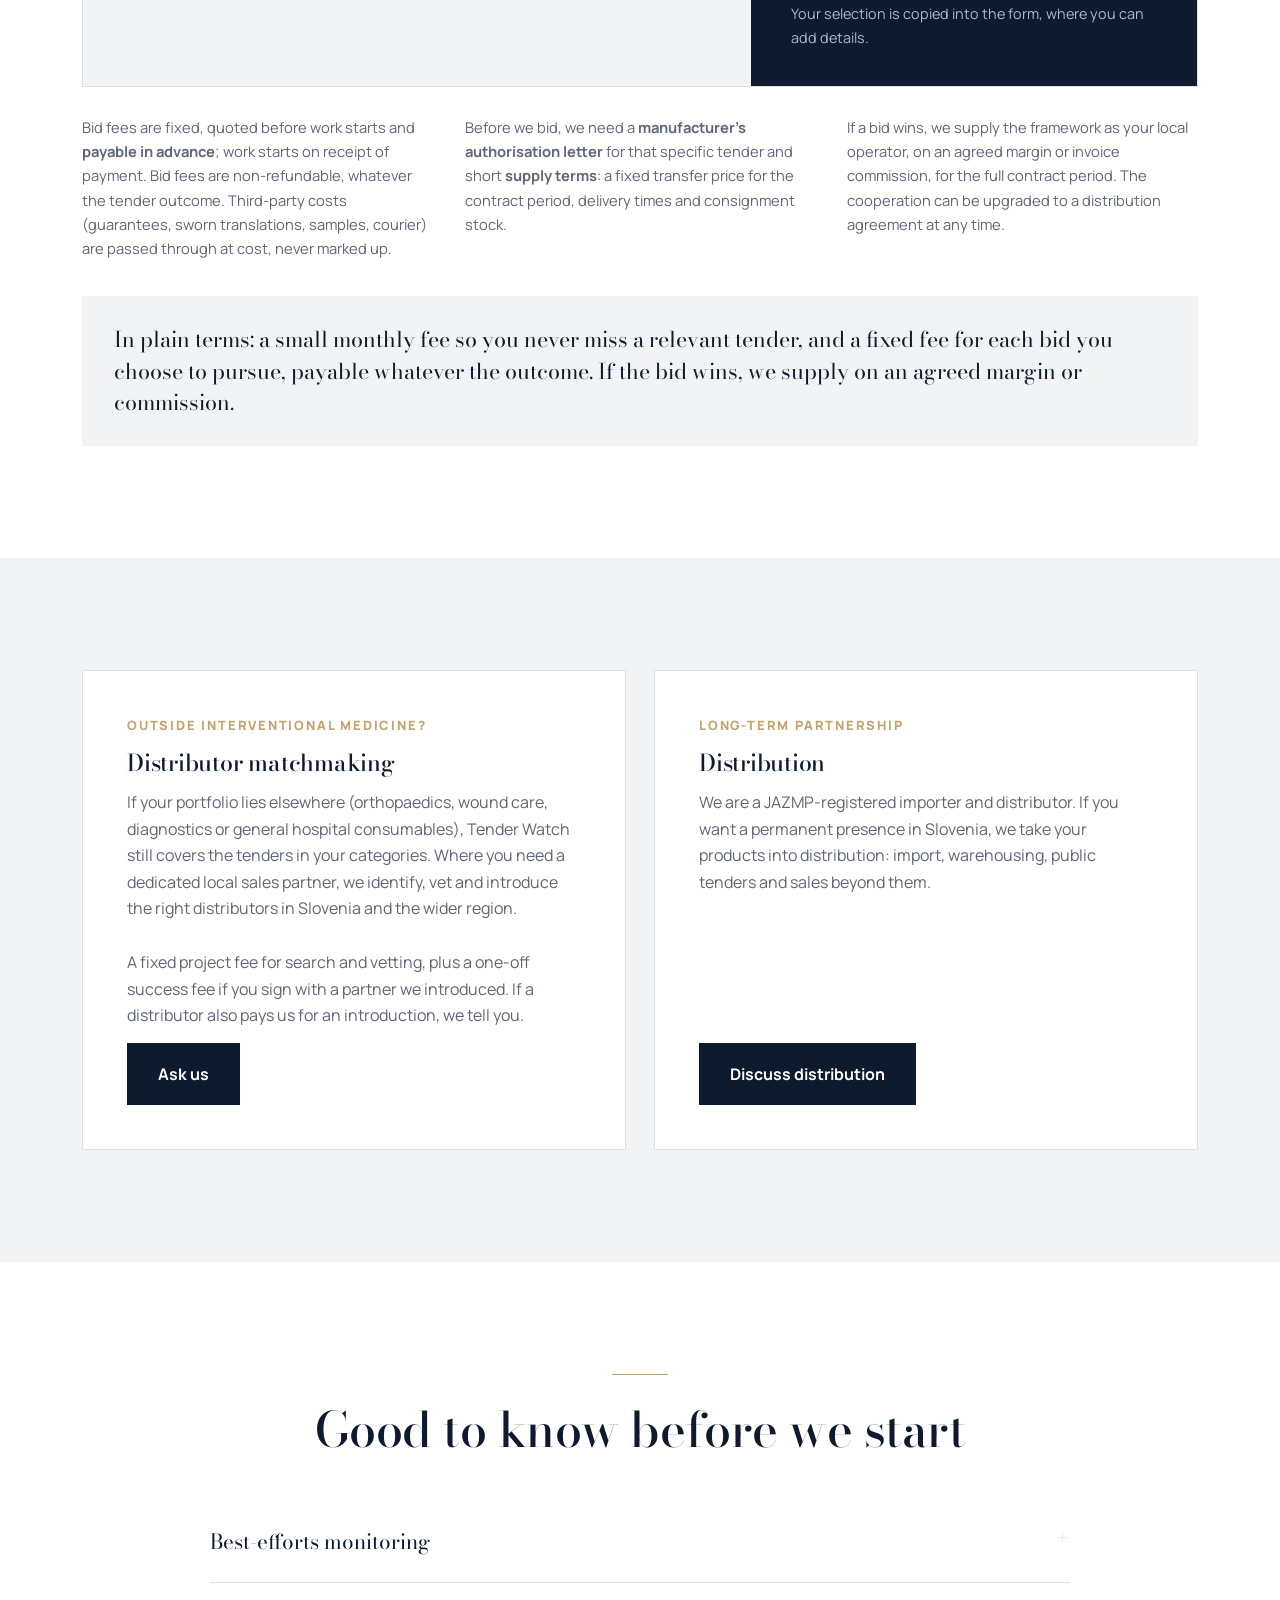
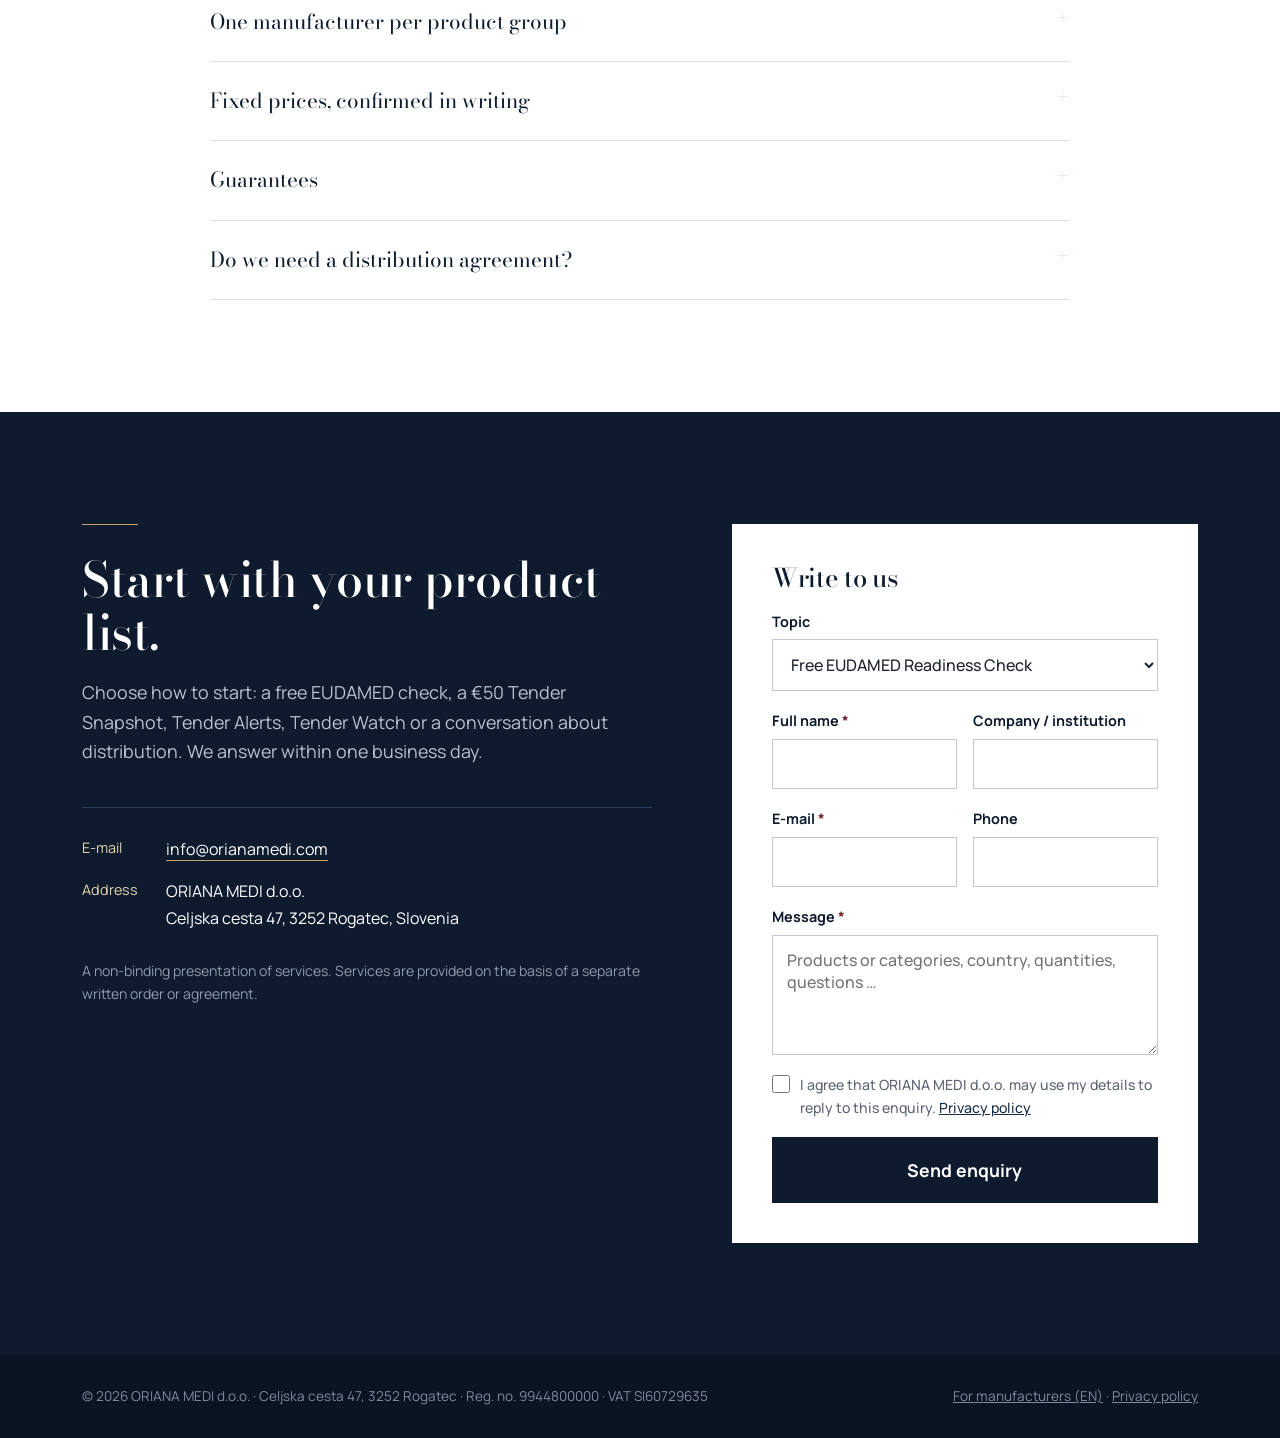
<file: tender-watch.html>
<!DOCTYPE html>
<html lang="sl" data-title-sl="Tender Watch – spremljanje javnih naročil za proizvajalce | ORIANA MEDI" data-title-en="Tender Watch – Slovenian hospital tenders for manufacturers | ORIANA MEDI">
<head>
<meta charset="UTF-8">
<meta name="viewport" content="width=device-width, initial-scale=1">
<script>
(function(){
  var saved=null; try{saved=localStorage.getItem('om-lang');}catch(e){}
  var ua=navigator.userAgent||'';
  var l=saved||((/bot|crawl|spider|slurp/i.test(ua)||(navigator.language||'').toLowerCase().indexOf('sl')===0)?'sl':'en');
  document.documentElement.lang=l;
})();
</script>
<link rel="stylesheet" href="style.css">
<link rel="icon" href="/favicon.ico" sizes="any">
<link rel="icon" type="image/png" sizes="192x192" href="/icon-192.png">
<link rel="apple-touch-icon" href="/apple-touch-icon.png">
<meta name="theme-color" content="#0E1B2E">
<meta name="robots" content="noindex, nofollow">
<title>Tender Watch – ORIANA MEDI</title>
<meta name="description" content="Tender Watch: spremljanje javnih naročil slovenskih bolnišnic, priprava prijav na javne razpise in brezplačen EUDAMED pregled za proizvajalce medicinskih pripomočkov. / Tender monitoring, bid preparation and a free EUDAMED check for medical device manufacturers.">
<meta property="og:type" content="website">
<meta property="og:site_name" content="ORIANA MEDI">
<meta property="og:url" content="https://orianamedi.com/tender-watch.html">
<meta property="og:title" content="Tender Watch – Slovenian hospital tenders for medical device manufacturers">
<meta property="og:description" content="Tender monitoring, bid preparation and a free EUDAMED check for medical device manufacturers entering Slovenia.">
<meta property="og:image" content="https://orianamedi.com/og-image.png">
<meta property="og:image:width" content="1200">
<meta property="og:image:height" content="630">
<meta property="og:image:alt" content="ORIANA MEDI – medical device importer and distributor in Slovenia">
<meta property="og:locale" content="en_GB">
<meta property="og:locale:alternate" content="sl_SI">
<meta name="twitter:card" content="summary_large_image">
</head>
<body>
<a class="skip" href="#main"><span class="l-sl">Na vsebino</span><span class="l-en">Skip to content</span></a>
<header class="nav">
  <div class="wrap">
    <a class="brand" href="index.html"><strong>ORIANA MEDI</strong><small class="l-sl">UVOZ IN DISTRIBUCIJA MEDICINSKIH PRIPOMOČKOV</small><small class="l-en">MEDICAL DEVICE IMPORT &amp; DISTRIBUTION</small></a>
    <div class="navright">
      <nav aria-label="Main">
        <ul class="l-sl">
          <li><a href="index.html#izdelki">Izdelki</a></li>
          <li><a href="index.html#bolnisnice">Za bolnišnice</a></li>
          <li><a href="index.html#proizvajalci">Za proizvajalce</a></li>
          <li><a href="index.html#kontakt">Kontakt</a></li>
        </ul>
        <ul class="l-en">
          <li><a href="index.html#izdelki">Products</a></li>
          <li><a href="index.html#bolnisnice">For hospitals</a></li>
          <li><a href="medical-device-distributor-slovenia.html">For manufacturers</a></li>
          <li><a href="index.html#kontakt">Contact</a></li>
        </ul>
      </nav>
      <div class="lang" role="group" aria-label="Jezik / Language">
        <button type="button" data-set="sl">SL</button>
        <button type="button" data-set="en">EN</button>
      </div>
      <button type="button" class="menu-btn" aria-expanded="false"><span class="l-sl">Meni</span><span class="l-en">Menu</span></button>
    </div>
  </div>
</header>

<main id="main">

<section class="hero sub">
  <div class="wrap">
    <div class="callout l-sl">Tender Watch · za proizvajalce medicinskih pripomočkov</div>
    <div class="callout l-en">Tender Watch · for medical device manufacturers</div>
    <h1 class="l-sl">Vaš seznam izdelkov, spremljan na vseh javnih naročilih slovenskega zdravstva.</h1>
    <h1 class="l-en">Your product list, monitored across all Slovenian public healthcare procurement.</h1>
    <p class="intro l-sl">Da se noben ustrezen razpis ne zapre brez vaše vednosti. Ko se odločite zanj, prijavo na razpis pripravimo in oddamo kot vaš lokalno registriran ponudnik.</p>
    <p class="intro l-en">So no relevant tender closes without you knowing. When you decide to go for one, we prepare and submit the bid as your locally registered bidder.</p>
    <div class="actions">
      <a class="btn btn-gold btn-big l-sl" href="#kontakt" data-topic="eudamed">Začnite z brezplačnim EUDAMED pregledom</a>
      <a class="btn btn-gold btn-big l-en" href="#kontakt" data-topic="eudamed">Start with a free EUDAMED check</a>
      <a class="btn btn-line btn-big l-sl" href="#cene">Cene</a>
      <a class="btn btn-line btn-big l-en" href="#cene">Pricing</a>
    </div>
  </div>
</section>

<section>
  <div class="wrap">
    <div class="rule"></div>
    <h2 class="l-sl">Slovenske bolnišnice kupujejo prek okvirnih sporazumov in dinamičnih nabavnih sistemov. Kdor zamudi vstop, čaka leta.</h2>
    <h2 class="l-en">Slovenian hospitals buy through framework agreements and dynamic purchasing systems. Miss the entry point and you wait for years.</h2>
    <p class="intro l-sl">Slovensko javno zdravstvo (univerzitetna klinična centra, Onkološki inštitut, splošne bolnišnice, javni zdravstveni domovi, javni domovi za starejše in druge javne zdravstvene ustanove) medicinske pripomočke praviloma kupuje prek večletnih okvirnih sporazumov in vse pogosteje prek dinamičnih nabavnih sistemov (DNS). Pri okvirnem sporazumu se konkurenca med izbranimi ponudniki praviloma ponovno odpira, sodelujejo pa lahko le tisti, ki jim je bila priznana sposobnost že na prvem razpisu. Pri DNS je treba najprej pridobiti priznanje sposobnosti (zanj je mogoče zaprositi tudi med trajanjem sistema), nato naročnik po potrebi razpisuje posamezne manjše sklope. Razpisi se na portalu eNaročanje pogosto pojavijo le nekaj tednov pred rokom in so v slovenščini.</p>
    <p class="intro l-en">Slovenian public healthcare (university medical centres, the Institute of Oncology, general hospitals, public health centres, public care homes for the elderly and other public health institutions) usually buys medical devices through multi-year framework agreements and, increasingly, through dynamic purchasing systems (DPS). Under a framework agreement, competition is typically reopened only among the suppliers admitted in the original tender. Under a DPS, you first have to be admitted (you can apply at any time while the system runs), and the buyer then tenders individual smaller product groups as needed. Tenders on the national eNaročanje portal often appear only a few weeks before the deadline, and only in Slovenian.</p>
    <div class="list2">
      <div><b class="l-sl">Lokalna registracija odstrani prvo oviro</b><b class="l-en">Local registration removes the first hurdle</b><span class="l-sl">Razpisi praviloma zahtevajo, da je ponudnik pri JAZMP registriran kot distributer medicinskih pripomočkov. Mi smo registrirani kot distributer in uvoznik.</span><span class="l-en">Tenders typically require the bidder to be registered with JAZMP as a medical device distributor. We are registered as both distributor and importer.</span></div>
      <div><b class="l-sl">Tuje poreklo ni ovira</b><b class="l-en">Foreign origin is not a barrier</b><span class="l-sl">Zakonodaja o javnem naročanju porekla na bolnišničnih razpisih ne omejuje. Izdelki z oznako CE iz katere koli države tekmujejo enakovredno.</span><span class="l-en">Procurement law imposes no origin restriction on hospital tenders. CE-marked products from any country compete on equal terms.</span></div>
      <div><b class="l-sl">Okvirni sporazumi trajajo več let</b><b class="l-en">Framework agreements run for years</b><span class="l-sl">Pogosto okoli 36 mesecev. Zmaga pomeni prihodke od dobav za več let; kdor zamudi prvi razpis, pa običajno ne more sodelovati do naslednjega sporazuma.</span><span class="l-en">Often around 36 months. Winning means supply revenue for years; missing the first tender usually means being left out until the next agreement.</span></div>
      <div><b class="l-sl">Dokumentacija je obvladljiva</b><b class="l-en">Documentation is manageable</b><span class="l-sl">Tehnična dokumentacija v angleščini je običajno sprejemljiva. Razpisni obrazci so v slovenščini, in to je naše delo, ne vaše.</span><span class="l-en">Technical documentation in English is usually accepted. Bid forms are in Slovenian, and that is our work, not yours.</span></div>
    </div>
  </div>
</section>

<section class="pearl">
  <div class="wrap">
    <div class="rule"></div>
    <h2 class="l-sl">Kako deluje Tender Watch</h2>
    <h2 class="l-en">How Tender Watch works</h2>
    <div class="list2">
      <div><b class="l-sl">Vaš seznam izdelkov</b><b class="l-en">Your product list, registered</b><span class="l-sl">Ob prijavi pošljete seznam izdelkov (dovolj so kategorije iz kataloga) in ga kadar koli brezplačno posodobite.</span><span class="l-en">Send your product list at sign-up (catalogue categories are enough) and update it any time at no cost.</span></div>
      <div><b class="l-sl">Dnevno spremljanje</b><b class="l-en">Daily monitoring</b><span class="l-sl">Samodejni dnevni filtri, ki jih pregleda naša ekipa, zajamejo vse javne razpise v zdravstvu na portalu eNaročanje.</span><span class="l-en">Automated daily filters, reviewed by our team, cover every public healthcare tender on the eNaročanje portal.</span></div>
      <div><b class="l-sl">Takojšnja obvestila</b><b class="l-en">Immediate alerts</b><span class="l-sl">Rok, sklopi in posamezne pozicije z oznakami naročnika, količine, ocenjene letne količine in kje najdete dokumentacijo.</span><span class="l-en">Deadline, product groups (the lots of a Slovenian tender) and the individual items with the buyer&rsquo;s item numbers, quantities, estimated annual volumes and where to find the documents.</span></div>
      <div><b class="l-sl">Ocena ustreznosti, ne surov šum</b><b class="l-en">A relevance read, not raw noise</b><span class="l-sl">Kateri sklopi in pozicije ustrezajo vašim izdelkom, kaj zahteva specifikacija in ali je sporazum realna priložnost za vstop.</span><span class="l-en">Which product groups and items fit your products, what the specification asks for, and whether the framework is a realistic first entry.</span></div>
      <div><b class="l-sl">Koledar sporazumov in DNS</b><b class="l-en">Framework and DPS calendar</b><span class="l-sl">Spremljamo okvirne sporazume in dinamične nabavne sisteme v vaših kategorijah ter vas pravočasno opozorimo na iztek sporazumov, ponovna odpiranja konkurence in možnost vstopa v DNS.</span><span class="l-en">We track framework agreements and dynamic purchasing systems in your categories and alert you in time to expiring agreements, reopened competitions and the chance to join a DPS.</span></div>
      <div><b class="l-sl">Mesečni pregled</b><b class="l-en">Monthly digest</b><span class="l-sl">Kaj je bilo objavljeno, oddano in kdo je zmagal, z vrednostmi oddaje, kjer so objavljene (pogosto skupna vrednost sklopa, ne cena na pozicijo, zato med ponudniki ni vedno primerljiva). Povzeto v angleščini.</span><span class="l-en">What was published, what was awarded and who won, with award values where published. These are often a total for a whole product group rather than a price per item, so they show contract size but are not always comparable between bidders. Summarised in English.</span></div>
      <div><b class="l-sl">Linija za vprašanja</b><b class="l-en">A question line</b><span class="l-sl">Pišite nam o katerem koli razpisu, specifikaciji ali naročniku; kratek četrtletni klic spremljanje uskladi z vašimi prioritetami.</span><span class="l-en">Email us about any tender, specification or buyer; a short quarterly call keeps the watch aligned with your priorities.</span></div>
      <div><b class="l-sl">Tudi Hrvaška?</b><b class="l-en">Also selling in Croatia?</b><span class="l-sl">Vprašajte nas za združeno spremljanje Slovenije in Hrvaške.</span><span class="l-en">Ask us about a combined Slovenia and Croatia watch.</span></div>
    </div>
  </div>
</section>

<section id="cene">
  <div class="wrap">
    <div class="rule"></div>
    <h2 class="l-sl">Cene</h2>
    <h2 class="l-en">Pricing</h2>
    <div class="entry">
      <div class="plan feat">
        <div>
          <span class="tag" style="font-size:.8rem;font-weight:800;letter-spacing:.14em;color:var(--champagne);text-transform:uppercase"><span class="l-sl">Brezplačno za proizvajalce</span><span class="l-en">Free for manufacturers</span></span>
          <h3 style="margin-top:8px">EUDAMED Readiness Check</h3>
          <p class="per l-sl">Pregled javnih podatkov v EUDAMED: vpis pripomočkov, pooblaščeni zastopnik, podatki UDI in kaj manjka. Rok za obstoječe pripomočke: 28. november 2026.</p>
          <p class="per l-en">A review of your public EUDAMED data: device registration, authorised representative, UDI data and what is missing. Legacy-device deadline: 28 November 2026.</p>
          <a class="btn btn-dark l-sl" href="#kontakt" data-topic="eudamed" style="margin-top:16px">Želim pregled</a>
          <a class="btn btn-dark l-en" href="#kontakt" data-topic="eudamed" style="margin-top:16px">Get my check</a>
        </div>
        <div class="price"><span class="l-sl">€0</span><span class="l-en">€0</span></div>
      </div>
      <div class="plan">
        <div>
          <span class="tag" style="font-size:.8rem;font-weight:800;letter-spacing:.14em;color:var(--champagne);text-transform:uppercase"><span class="l-sl">Še niste prepričani?</span><span class="l-en">Not sure yet?</span></span>
          <h3 style="margin-top:8px">Tender Snapshot</h3>
          <p class="per l-sl">Vzorčno poročilo z živimi podatki portala za eno vašo kategorijo: odprti razpisi, roki, sklopi in naročniki. Odštejemo ga od prve mesečnine.</p>
          <p class="per l-en">A sample report with live portal data for one of your categories: open tenders, deadlines, product groups and buyers. Deducted from your first monthly fee.</p>
          <a class="btn btn-dark l-sl" href="#kontakt" data-topic="tenderwatch" style="margin-top:16px">Naročite Snapshot</a>
          <a class="btn btn-dark l-en" href="#kontakt" data-topic="tenderwatch" style="margin-top:16px">Order a Snapshot</a>
        </div>
        <div class="price">€50</div>
      </div>
    </div>
    <div class="plans">
      <div class="plan">
        <h3>Tender Alerts</h3>
        <div class="price">€95<small class="l-sl">/ mesec</small><small class="l-en">/ month</small></div>
        <div class="per l-sl">na proizvajalca · celoten seznam izdelkov</div><div class="per l-en">per manufacturer · full product list</div>
        <ul class="l-sl"><li>Dnevno samodejno spremljanje portala eNaročanje</li><li>Takojšnja obvestila z rokom, sklopi in povezavami</li><li>Koledar sporazumov in DNS za vaše kategorije</li></ul>
        <ul class="l-en"><li>Daily automated monitoring of the eNaročanje portal</li><li>Immediate alerts with deadline, product groups, items and document links</li><li>Framework and DPS calendar for your categories</li></ul>
        <a class="btn btn-dark l-sl" href="#kontakt" data-topic="tenderwatch">Izberite Tender Alerts</a>
        <a class="btn btn-dark l-en" href="#kontakt" data-topic="tenderwatch">Choose Tender Alerts</a>
      </div>
      <div class="plan feat">
        <div class="badge l-sl">Priporočamo</div><div class="badge l-en">Recommended</div>
        <h3>Tender Watch</h3>
        <div class="price">€195<small class="l-sl">/ mesec</small><small class="l-en">/ month</small></div>
        <div class="per l-sl">na proizvajalca · celoten seznam izdelkov</div><div class="per l-en">per manufacturer · full product list</div>
        <ul class="l-sl"><li>Vse iz paketa Tender Alerts</li><li>Ocena ustreznosti vsakega obvestila</li><li>Mesečni pregled objav, oddaj, zmagovalcev in objavljenih vrednosti</li><li>Linija za vprašanja in četrtletni klic</li><li>Ugodnejše cene priprave prijav na razpise</li></ul>
        <ul class="l-en"><li>Everything in Tender Alerts</li><li>Relevance read on every alert</li><li>Monthly digest of publications, awards, winners and published award values</li><li>Question line and quarterly call</li><li>Subscriber rates on bid preparation</li></ul>
        <a class="btn btn-gold l-sl" href="#kontakt" data-topic="tenderwatch">Izberite Tender Watch</a>
        <a class="btn btn-gold l-en" href="#kontakt" data-topic="tenderwatch">Choose Tender Watch</a>
      </div>
    </div>
    <p class="note l-sl">Obe naročnini sta mesečni, z 30-dnevnim odpovednim rokom. Brez pristopnine. Cene brez DDV.</p>
    <p class="note l-en">Both month-to-month, cancellable with 30 days&rsquo; notice. No setup fee. Prices exclude VAT.</p>

    <h2 style="margin-top:88px" class="l-sl">Priprava in oddaja prijave na javni razpis</h2>
    <h2 style="margin-top:88px" class="l-en">Bid preparation and submission</h2>
    <p class="intro l-sl">Ko se odločite za razpis, prijavo na razpis pripravimo in oddamo kot vaš lokalno registriran ponudnik. Neobvezno in po fiksni ceni.</p>
    <p class="intro l-en">When you decide to go for a tender, we prepare and submit the bid as your locally registered bidder. Optional, at a fixed fee.</p>
    <table class="fees">
      <thead><tr>
        <th><span class="l-sl">Storitev</span><span class="l-en">Service</span></th>
        <th><span class="l-sl">Naročnik Tender Watch</span><span class="l-en">Tender Watch subscriber</span></th>
        <th><span class="l-sl">Standard / Tender Alerts</span><span class="l-en">Standard / Tender Alerts</span></th>
      </tr></thead>
      <tbody>
        <tr><td><span class="l-sl">Priprava in oddaja prijave na razpis, en sklop</span><span class="l-en">Bid preparation &amp; submission, single product group</span></td><td><span class="l-sl">od €1.500</span><span class="l-en">from €1,500</span></td><td><span class="l-sl">od €1.800</span><span class="l-en">from €1,800</span></td></tr>
        <tr><td><span class="l-sl">Vsak dodatni sklop</span><span class="l-en">Each additional product group</span></td><td><span class="l-sl">+€250 na sklop</span><span class="l-en">+€250 per product group</span></td><td><span class="l-sl">+€330 na sklop</span><span class="l-en">+€330 per product group</span></td></tr>
        <tr><td><span class="l-sl">Prijava ob ponovnem odpiranju konkurence (dokumenti se ponovno uporabijo)</span><span class="l-en">Bid at a reopened competition (documents reused)</span></td><td>€950</td><td><span class="l-sl">€1.200</span><span class="l-en">€1,200</span></td></tr>
      </tbody>
    </table>

    <div class="calc js-calc">
      <div class="in">
        <div class="line"><span><span class="l-sl">Paket</span><span class="l-en">Plan</span></span>
          <div class="seg"><button type="button" data-k="plan" data-v="0">Tender Watch</button><button type="button" data-k="plan" data-v="1">Standard / Tender Alerts</button></div></div>
        <div class="line"><span><span class="l-sl">Vrsta prijave</span><span class="l-en">Bid type</span></span>
          <div class="seg"><button type="button" data-k="type" data-v="0"><span class="l-sl">Nov razpis</span><span class="l-en">New bid</span></button><button type="button" data-k="type" data-v="1"><span class="l-sl">Ponovno odpiranje konkurence</span><span class="l-en">Reopened competition</span></button></div></div>
        <div class="line js-lots"><span><span class="l-sl">Število sklopov</span><span class="l-en">Number of product groups</span></span>
          <div class="step"><button type="button" class="js-minus" aria-label="−1">−</button><output aria-live="polite">1</output><button type="button" class="js-plus" aria-label="+1">+</button></div></div>
      </div>
      <div class="out">
        <span class="sm"><span class="l-sl">Informativni izračun fiksne cene</span><span class="l-en">Indicative fixed fee</span></span>
        <span class="sum js-sum" aria-live="polite">od €1.500</span>
        <span class="sm js-br"></span>
        <a class="btn btn-gold js-calc-req" href="#kontakt" style="margin-top:22px;align-self:flex-start"><span class="l-sl">Pošljite povpraševanje za ta izračun</span><span class="l-en">Request a quote for this</span></a>
        <span class="sm" style="margin-top:6px"><span class="l-sl">Izbira se prenese v obrazec, kjer jo lahko dopolnite.</span><span class="l-en">Your selection is copied into the form, where you can add details.</span></span>
      </div>
    </div>

    <div class="small3">
      <p class="l-sl">Cene priprave prijav na razpise so fiksne, znane pred začetkom dela in <b>plačljive vnaprej</b>; delo začnemo ob prejemu plačila. Plačila niso vračljiva, ne glede na izid razpisa. Stroške tretjih oseb (garancije, sodni prevodi, vzorci, kurir) prenesemo po nabavni ceni, brez pribitka.</p>
      <p class="l-en">Bid fees are fixed, quoted before work starts and <b>payable in advance</b>; work starts on receipt of payment. Bid fees are non-refundable, whatever the tender outcome. Third-party costs (guarantees, sworn translations, samples, courier) are passed through at cost, never marked up.</p>
      <p class="l-sl">Pred oddajo potrebujemo <b>pooblastilo proizvajalca</b> za konkreten razpis in kratke <b>dobavne pogoje</b>: fiksno transferno ceno za obdobje pogodbe, dobavne roke in konsignacijsko zalogo.</p>
      <p class="l-en">Before we bid, we need a <b>manufacturer&rsquo;s authorisation letter</b> for that specific tender and short <b>supply terms</b>: a fixed transfer price for the contract period, delivery times and consignment stock.</p>
      <p class="l-sl">Če na razpisu zmagamo, sporazum dobavljamo kot vaš lokalni izvajalec, na dogovorjeno maržo ali provizijo, za celotno obdobje pogodbe. Sodelovanje lahko kadar koli nadgradimo v distribucijsko pogodbo.</p>
      <p class="l-en">If a bid wins, we supply the framework as your local operator, on an agreed margin or invoice commission, for the full contract period. The cooperation can be upgraded to a distribution agreement at any time.</p>
    </div>
    <p class="plain l-sl">Preprosto povedano: majhna mesečnina, da ne zamudite nobenega ustreznega razpisa, in fiksno plačilo za pripravo prijave na vsak javni razpis, za katerega se odločite, ne glede na izid. Če na razpisu zmagamo, dobavljamo na dogovorjeno maržo ali provizijo.</p>
    <p class="plain l-en">In plain terms: a small monthly fee so you never miss a relevant tender, and a fixed fee for each bid you choose to pursue, payable whatever the outcome. If the bid wins, we supply on an agreed margin or commission.</p>
  </div>
</section>

<section class="pearl">
  <div class="wrap">
    <div class="models" style="margin-top:0">
      <div class="model">
        <span class="tag l-sl">Zunaj intervencijske medicine?</span><span class="tag l-en">Outside interventional medicine?</span>
        <h3 class="l-sl">Iskanje distributerja</h3><h3 class="l-en">Distributor matchmaking</h3>
        <p class="l-sl">Če vaša ponudba izdelkov sega drugam (ortopedija, oskrba ran, diagnostika, splošni bolnišnični material), Tender Watch še vedno pokrije razpise v vaših kategorijah. Kjer potrebujete stalnega lokalnega prodajnega partnerja, poiščemo, preverimo in predstavimo prave distributerje v Sloveniji in regiji.</p>
        <p class="l-en">If your portfolio lies elsewhere (orthopaedics, wound care, diagnostics or general hospital consumables), Tender Watch still covers the tenders in your categories. Where you need a dedicated local sales partner, we identify, vet and introduce the right distributors in Slovenia and the wider region.</p>
        <p class="fineprint l-sl">Fiksna cena projekta za iskanje in preverjanje ter enkratna provizija ob podpisu distribucijske pogodbe s partnerjem, ki smo ga predstavili. Če nam distributer plača za predstavitev, vam to povemo.</p>
        <p class="fineprint l-en">A fixed project fee for search and vetting, plus a one-off success fee if you sign with a partner we introduced. If a distributor also pays us for an introduction, we tell you.</p>
        <a class="btn btn-dark l-sl" href="#kontakt" data-topic="matchmaking">Povprašajte</a>
        <a class="btn btn-dark l-en" href="#kontakt" data-topic="matchmaking">Ask us</a>
      </div>
      <div class="model">
        <span class="tag l-sl">Dolgoročno sodelovanje</span><span class="tag l-en">Long-term partnership</span>
        <h3 class="l-sl">Distribucija</h3><h3 class="l-en">Distribution</h3>
        <p class="l-sl">Smo pri JAZMP registriran uvoznik in distributer. Če želite stalno prisotnost na slovenskem trgu, vaše izdelke prevzamemo v distribucijo: uvoz, skladišče, javna naročila in prodaja zunaj njih.</p>
        <p class="l-en">We are a JAZMP-registered importer and distributor. If you want a permanent presence in Slovenia, we take your products into distribution: import, warehousing, public tenders and sales beyond them.</p>
        <a class="btn btn-dark l-sl" href="#kontakt" data-topic="distribution">Pogovorimo se o distribuciji</a>
        <a class="btn btn-dark l-en" href="#kontakt" data-topic="distribution">Discuss distribution</a>
      </div>
    </div>
  </div>
</section>

<section>
  <div class="wrap">
    <div class="center"><div class="rule"></div>
      <h2 class="l-sl">Dobro je vedeti pred začetkom</h2>
      <h2 class="l-en">Good to know before we start</h2>
    </div>
    <div class="faq l-sl">
      <details><summary>Spremljanje po najboljših močeh</summary><p>Spremljamo skrbno, a ne odgovarjamo za napake, izpuste ali zamude objav na portalu in ne moremo jamčiti izida razpisa.</p></details>
      <details><summary>En proizvajalec na sklop</summary><p>Nikoli ne prijavimo dveh proizvajalcev v isti sklop. Če sklop ustreza več strankam, ga dobi prvo potrjeno naročilo prijave.</p></details>
      <details><summary>Fiksne cene, pisno potrjene</summary><p>Prijave na razpise običajno veljajo do 180 dni, cene pa so fiksne za čas trajanja okvirnega sporazuma in pogodb, sklenjenih na njegovi podlagi (kot določa razpisna dokumentacija). Pred oddajo pisno potrdite fiksno transferno ceno v evrih ali se dogovorimo o delitvi valutnega tveganja.</p></details>
      <details><summary>Garancije</summary><p>Garancije za resnost ponudbe in dobro izvedbo (bančna garancija ali menica) izdamo mi kot ponudnik, stroške prenesemo po nabavni ceni. Če je garancija unovčena zaradi izpada dobave na strani proizvajalca, jo krije proizvajalec.</p></details>
      <details><summary>Ali potrebujemo distribucijsko pogodbo?</summary><p>Za Tender Watch in pripravo prijav na razpise ne; zadošča pooblastilo za posamezen razpis. Če želite stalno prisotnost na trgu, vaše izdelke lahko prevzamemo tudi v distribucijo.</p></details>
    </div>
    <div class="faq l-en">
      <details><summary>Best-efforts monitoring</summary><p>We monitor with care, but are not liable for errors, omissions or delays in portal publications, and cannot guarantee the outcome of any tender.</p></details>
      <details><summary>One manufacturer per product group</summary><p>We never bid for two manufacturers in the same product group of a tender. If a product group fits more than one client, the first confirmed bid order takes it.</p></details>
      <details><summary>Fixed prices, confirmed in writing</summary><p>Bids usually stay valid for up to 180 days and prices stay fixed for the term of the framework agreement and the contracts concluded under it (as set out in the tender documents). Before we bid, you confirm a fixed transfer price in euros in writing, or we agree how currency risk is shared.</p></details>
      <details><summary>Guarantees</summary><p>Bid security and performance guarantees (bank guarantee or bill of exchange) are issued by us as the bidder, at cost. If a guarantee is called because of a supply failure on the manufacturer&rsquo;s side, the manufacturer covers it.</p></details>
      <details><summary>Do we need a distribution agreement?</summary><p>Not for Tender Watch or bid preparation; an authorisation for each tender is enough. If you want a permanent market presence, we can also take your products into distribution.</p></details>
    </div>
  </div>
</section>

<section id="kontakt" class="contact">
  <div class="wrap grid">
    <div>
      <div class="rule"></div>
      <h2 class="l-sl">Začnite s seznamom izdelkov.</h2>
      <h2 class="l-en">Start with your product list.</h2>
      <p class="intro l-sl">Izberite začetek: brezplačen EUDAMED pregled, Tender Snapshot za €50, Tender Alerts, Tender Watch ali pogovor o distribuciji. Odgovorimo v enem delovnem dnevu.</p>
      <p class="intro l-en">Choose how to start: a free EUDAMED check, a €50 Tender Snapshot, Tender Alerts, Tender Watch or a conversation about distribution. We answer within one business day.</p>
      <dl style="margin-top:40px">
        <dt>E-mail</dt><dd><a href="mailto:info@orianamedi.com">info@orianamedi.com</a></dd>
        <dt class="l-sl">Naslov</dt><dt class="l-en">Address</dt><dd>ORIANA MEDI d.o.o.<br>Celjska cesta 47, 3252 Rogatec, <span class="l-sl">Slovenija</span><span class="l-en">Slovenia</span></dd>
      </dl>
      <p class="fineprint" style="color:#8E9AAD;margin-top:28px"><span class="l-sl">Nezavezujoča predstavitev storitev. Storitve izvajamo na podlagi ločenega pisnega naročila ali pogodbe.</span><span class="l-en">A non-binding presentation of services. Services are provided on the basis of a separate written order or agreement.</span></p>
    </div>
<div class="formbox">
  <form class="form js-form" novalidate>
    <h3><span class="l-sl">Pišite nam</span><span class="l-en">Write to us</span></h3>
    <label><span><span class="l-sl">Tema</span><span class="l-en">Topic</span></span>
      <select name="topic">
        <option value="eudamed" data-sl="Brezplačen EUDAMED pregled" data-en="Free EUDAMED Readiness Check">Brezplačen EUDAMED pregled</option>
        <option value="qlicksmart" data-sl="Izdelki Qlicksmart (varnost osebja)" data-en="Qlicksmart products (staff safety)">Izdelki Qlicksmart (varnost osebja)</option>
        <option value="distribution" data-sl="Distribucija vaših izdelkov" data-en="Distribution of your products">Distribucija vaših izdelkov</option>
        <option value="tenderwatch" data-sl="Tender Watch / Tender Snapshot / ponudba" data-en="Tender Watch / Tender Snapshot / bid">Tender Watch / Tender Snapshot / ponudba</option>
        <option value="matchmaking" data-sl="Iskanje distributerja" data-en="Distributor matchmaking">Iskanje distributerja</option>
        <option value="hospital" data-sl="Povpraševanje bolnišnice" data-en="Hospital enquiry">Povpraševanje bolnišnice</option>
        <option value="other" data-sl="Drugo" data-en="Other">Drugo</option>
      </select>
    </label>
    <div class="row">
      <label><span><span class="l-sl">Ime in priimek</span><span class="l-en">Full name</span> <span class="req">*</span></span><input name="name" type="text" autocomplete="name" required></label>
      <label><span><span class="l-sl">Podjetje / ustanova</span><span class="l-en">Company / institution</span></span><input name="org" type="text" autocomplete="organization"></label>
    </div>
    <div class="row">
      <label><span>E-mail <span class="req">*</span></span><input name="email" type="email" autocomplete="email" required></label>
      <label><span><span class="l-sl">Telefon</span><span class="l-en">Phone</span></span><input name="phone" type="tel" autocomplete="tel"></label>
    </div>
    <label><span><span class="l-sl">Sporočilo</span><span class="l-en">Message</span> <span class="req">*</span></span>
      <textarea name="message" required data-sl="Izdelki ali kategorije, država, količine, vprašanja …" data-en="Products or categories, country, quantities, questions …"></textarea></label>
    <input class="hp" type="text" name="_honey" tabindex="-1" autocomplete="off" aria-hidden="true">
    <label class="check"><input type="checkbox" name="consent" required>
      <span><span class="l-sl">Strinjam se, da ORIANA MEDI d.o.o. moje podatke uporabi za odgovor na to povpraševanje. <a href="privacy.html">Politika zasebnosti</a></span><span class="l-en">I agree that ORIANA MEDI d.o.o. may use my details to reply to this enquiry. <a href="privacy.html">Privacy policy</a></span></span></label>
    <div class="err" role="alert" hidden>
      <span data-err="fields"><span class="l-sl">Prosimo, izpolnite ime, veljaven e-naslov in sporočilo.</span><span class="l-en">Please fill in your name, a valid email and a message.</span></span>
      <span data-err="consent"><span class="l-sl">Prosimo, potrdite soglasje za obdelavo podatkov.</span><span class="l-en">Please confirm your consent to data processing.</span></span>
      <span data-err="send"><span class="l-sl">Sporočila trenutno ni bilo mogoče poslati. <a class="js-mailto" href="mailto:info@orianamedi.com">Pošljite ga po e-pošti</a> na info@orianamedi.com.</span><span class="l-en">Your message could not be sent right now. <a class="js-mailto" href="mailto:info@orianamedi.com">Send it by email</a> to info@orianamedi.com.</span></span>
    </div>
    <button type="submit" class="btn btn-dark btn-big"><span class="l-sl">Pošlji povpraševanje</span><span class="l-en">Send enquiry</span></button>
  </form>
  <div class="form ok" role="status" hidden>
    <h3><span class="l-sl">Hvala, sporočilo smo prejeli.</span><span class="l-en">Thank you, we have received your message.</span></h3>
    <p><span class="l-sl">Odgovorimo v enem delovnem dnevu na </span><span class="l-en">We will reply within one business day to </span><b class="js-echo-email"></b>.</p>
    <button type="button" class="btn btn-dark js-again"><span class="l-sl">Pošlji novo sporočilo</span><span class="l-en">Send another message</span></button>
  </div>
</div>
  </div>
</section>

</main>

<footer>
  <div class="wrap">
    <span>&copy; 2026 ORIANA MEDI d.o.o. · Celjska cesta 47, 3252 Rogatec · <span class="l-sl">Matična št.</span><span class="l-en">Reg. no.</span> 9944800000 · <span class="l-sl">ID za DDV</span><span class="l-en">VAT</span> SI60729635</span>
    <span><a href="medical-device-distributor-slovenia.html" hreflang="en">For manufacturers (EN)</a> · <a href="privacy.html"><span class="l-sl">Politika zasebnosti</span><span class="l-en">Privacy policy</span></a></span>
  </div>
</footer>
<script src="site.js"></script>
</body>
</html>
</file>
<file: style.css>
/* self-hosted fonts (no Google Fonts requests) */
/* bodoni-moda-latin-ext-opsz-normal */
@font-face {
  font-family: 'Bodoni Moda';
  font-style: normal;
  font-display: swap;
  font-weight: 400 900;
  src: url(fonts/bodoni-moda-latin-ext-opsz-normal.woff2) format('woff2-variations');
  unicode-range: U+0100-02BA,U+02BD-02C5,U+02C7-02CC,U+02CE-02D7,U+02DD-02FF,U+0304,U+0308,U+0329,U+1D00-1DBF,U+1E00-1E9F,U+1EF2-1EFF,U+2020,U+20A0-20AB,U+20AD-20C0,U+2113,U+2C60-2C7F,U+A720-A7FF;
}
/* bodoni-moda-latin-opsz-normal */
@font-face {
  font-family: 'Bodoni Moda';
  font-style: normal;
  font-display: swap;
  font-weight: 400 900;
  src: url(fonts/bodoni-moda-latin-opsz-normal.woff2) format('woff2-variations');
  unicode-range: U+0000-00FF,U+0131,U+0152-0153,U+02BB-02BC,U+02C6,U+02DA,U+02DC,U+0304,U+0308,U+0329,U+2000-206F,U+20AC,U+2122,U+2191,U+2193,U+2212,U+2215,U+FEFF,U+FFFD;
}
/* bodoni-moda-latin-ext-opsz-italic */
@font-face {
  font-family: 'Bodoni Moda';
  font-style: italic;
  font-display: swap;
  font-weight: 400 900;
  src: url(fonts/bodoni-moda-latin-ext-opsz-italic.woff2) format('woff2-variations');
  unicode-range: U+0100-02BA,U+02BD-02C5,U+02C7-02CC,U+02CE-02D7,U+02DD-02FF,U+0304,U+0308,U+0329,U+1D00-1DBF,U+1E00-1E9F,U+1EF2-1EFF,U+2020,U+20A0-20AB,U+20AD-20C0,U+2113,U+2C60-2C7F,U+A720-A7FF;
}
/* bodoni-moda-latin-opsz-italic */
@font-face {
  font-family: 'Bodoni Moda';
  font-style: italic;
  font-display: swap;
  font-weight: 400 900;
  src: url(fonts/bodoni-moda-latin-opsz-italic.woff2) format('woff2-variations');
  unicode-range: U+0000-00FF,U+0131,U+0152-0153,U+02BB-02BC,U+02C6,U+02DA,U+02DC,U+0304,U+0308,U+0329,U+2000-206F,U+20AC,U+2122,U+2191,U+2193,U+2212,U+2215,U+FEFF,U+FFFD;
}
/* manrope-latin-ext-wght-normal */
@font-face {
  font-family: 'Manrope';
  font-style: normal;
  font-display: swap;
  font-weight: 200 800;
  src: url(fonts/manrope-latin-ext-wght-normal.woff2) format('woff2-variations');
  unicode-range: U+0100-02BA,U+02BD-02C5,U+02C7-02CC,U+02CE-02D7,U+02DD-02FF,U+0304,U+0308,U+0329,U+1D00-1DBF,U+1E00-1E9F,U+1EF2-1EFF,U+2020,U+20A0-20AB,U+20AD-20C0,U+2113,U+2C60-2C7F,U+A720-A7FF;
}
/* manrope-latin-wght-normal */
@font-face {
  font-family: 'Manrope';
  font-style: normal;
  font-display: swap;
  font-weight: 200 800;
  src: url(fonts/manrope-latin-wght-normal.woff2) format('woff2-variations');
  unicode-range: U+0000-00FF,U+0131,U+0152-0153,U+02BB-02BC,U+02C6,U+02DA,U+02DC,U+0304,U+0308,U+0329,U+2000-206F,U+20AC,U+2122,U+2191,U+2193,U+2212,U+2215,U+FEFF,U+FFFD;
}

:root{
    --midnight:#0E1B2E; --sapphire:#1B2F4B; --champagne:#C2A36B; --champagne-lt:#E4D3AE;
    --pearl:#F2F3F5; --graphite:#1D2330; --slate:#5E6675; --rule:#DCDFE4; --white:#FFFFFF; --wine:#6E1F2E;
  }
  html[lang="sl"] .l-en, html[lang="en"] .l-sl{display:none !important}
  *{box-sizing:border-box;margin:0;padding:0}
  html{scroll-behavior:smooth;scroll-padding-top:80px}
  body{font-family:Manrope,system-ui,-apple-system,"Segoe UI",sans-serif;color:var(--graphite);background:var(--white);font-size:17px;line-height:1.65;-webkit-font-smoothing:antialiased}
  a{color:inherit}
  a:focus-visible,button:focus-visible,summary:focus-visible{outline:2px solid var(--champagne);outline-offset:4px;border-radius:2px}
  .wrap{max-width:1180px;margin:0 auto;padding:0 32px}
  h1,h2,h3{font-family:"Bodoni Moda",Didot,"Times New Roman",serif;font-weight:500;letter-spacing:-0.01em;line-height:1.08}
  h1{font-size:clamp(2.4rem,4.8vw,4.1rem)}
  h2{font-size:clamp(2rem,3.8vw,3.1rem);color:var(--midnight)}
  h3{font-size:1.45rem;color:var(--midnight)}
  p{max-width:64ch}
  section{padding:112px 0}
  .pearl{background:var(--pearl)}
  .intro{font-size:1.12rem;color:var(--slate);margin-top:20px}
  .rule{width:56px;height:1px;background:var(--champagne);margin:0 0 28px}
  .center{text-align:center}
  .center p{margin-left:auto;margin-right:auto}
  .center .rule{margin-left:auto;margin-right:auto}

  /* nav */
  header.nav{position:absolute;top:0;left:0;right:0;z-index:10;transition:background .25s}
  header.nav.solid{position:fixed;background:#0E1B2E;box-shadow:0 1px 0 #2A3D5A}
  header.nav.solid .wrap{height:76px}
  header.nav .wrap{display:flex;align-items:center;justify-content:space-between;height:96px;gap:24px}
  .brand{text-decoration:none;color:var(--white);display:flex;flex-direction:column;line-height:1.1}
  .brand strong{font-family:"Bodoni Moda",serif;font-weight:500;font-size:1.7rem;letter-spacing:.02em}
  .brand small{font-size:.72rem;letter-spacing:.2em;color:var(--champagne-lt);margin-top:4px}
  .navright{display:flex;align-items:center;gap:34px}
  nav ul{display:flex;gap:30px;list-style:none}
  nav a{color:#D5DBE5;text-decoration:none;font-size:.95rem;font-weight:500}
  nav a:hover{color:var(--champagne-lt)}
  .lang{display:flex;border:1px solid #4A5A73}
  .lang button{background:transparent;border:none;color:#AEB8C7;font:600 .82rem Manrope,sans-serif;padding:7px 11px;cursor:pointer;letter-spacing:.06em}
  .lang button[aria-pressed="true"]{background:var(--champagne);color:var(--midnight)}

  .btn{display:inline-block;text-decoration:none;font-weight:700;font-size:1rem;padding:17px 30px;border:1px solid var(--champagne);transition:background .2s,color .2s;text-align:center}
  .btn-gold{background:var(--champagne);color:var(--midnight)}
  .btn-gold:hover{background:var(--champagne-lt)}
  .btn-line{color:var(--champagne-lt);background:transparent}
  .btn-line:hover{background:var(--champagne);color:var(--midnight)}
  .btn-dark{background:var(--midnight);color:var(--white);border-color:var(--midnight)}
  .btn-dark:hover{background:var(--sapphire)}
  .btn-big{font-size:1.1rem;padding:21px 40px}
  .fineprint{font-size:.88rem;color:var(--slate);margin-top:14px}

  /* hero */
  .hero{position:relative;background:radial-gradient(120% 90% at 85% 10%,var(--sapphire) 0%,var(--midnight) 60%);color:var(--white);padding:200px 0 130px;overflow:hidden}
  .hero .wrap{position:relative;z-index:2}
  .callout{display:inline-block;border:1px solid var(--champagne);color:var(--champagne-lt);font-size:.9rem;font-weight:600;padding:8px 16px;margin-bottom:30px}
  .hero h1{max-width:21ch}
  .hero .intro{color:#B8C2D1;font-size:1.22rem;max-width:56ch;margin-top:28px}
  .hero .actions{display:flex;flex-wrap:wrap;gap:16px;margin-top:40px}
  .hero .since{margin-top:72px;display:flex;gap:56px;flex-wrap:wrap;color:#9FAABB;font-size:.92rem}
  .hero .since b{display:block;font-family:"Bodoni Moda",serif;font-weight:500;font-size:2.1rem;color:var(--champagne-lt);line-height:1.1;margin-bottom:4px}
  .wire{position:absolute;inset:0;z-index:1;pointer-events:none}
  .wire path{fill:none;stroke:var(--champagne);stroke-width:1.4;stroke-linecap:round;opacity:.8}
  .wire .tip{fill:var(--champagne-lt)}
  .wire .draw{stroke-dasharray:2600;stroke-dashoffset:2600;animation:draw 3.2s cubic-bezier(.55,.1,.25,1) .3s forwards}
  .wire .soft{opacity:.22;stroke-width:1}
  @keyframes draw{to{stroke-dashoffset:0}}

  /* pains */
  .pains{display:grid;grid-template-columns:repeat(2,1fr);gap:0;margin-top:60px;border-top:1px solid var(--rule)}
  .pain{padding:36px 40px 36px 0;border-bottom:1px solid var(--rule)}
  .pain:nth-child(even){padding:36px 0 36px 40px;border-left:1px solid var(--rule)}
  .pain h3{font-size:1.3rem}
  .pain p{color:var(--slate);margin-top:8px;font-size:1rem}
  .agitate{margin-top:56px;background:var(--midnight);color:var(--white);padding:40px 48px;display:flex;gap:28px;align-items:center}
  .agitate b{font-family:"Bodoni Moda",serif;font-weight:500;font-size:3rem;color:var(--champagne-lt);line-height:1;flex-shrink:0}
  .agitate p{font-size:1.15rem;max-width:none}

  /* audiences */
  .split{display:grid;grid-template-columns:1fr 1fr;gap:28px;margin-top:60px}
  .panel{padding:52px 48px;background:var(--white);display:flex;flex-direction:column}
  .panel.dark{background:var(--midnight);color:var(--white)}
  .panel.dark h3{color:var(--white)}
  .panel .who{font-size:.9rem;font-weight:700;color:var(--champagne);margin-bottom:14px}
  .panel ul{list-style:none;margin:26px 0 36px;display:flex;flex-direction:column;gap:16px}
  .panel li{padding-left:28px;position:relative;font-size:1rem}
  .panel li::before{content:"";position:absolute;left:0;top:.8em;width:14px;height:1px;background:var(--champagne)}
  .panel li b{display:block;font-weight:700}
  .panel li span{color:var(--slate);font-size:.95rem}
  .panel.dark li span{color:#AEB8C7}
  .panel .btn{align-self:flex-start;margin-top:auto}

  /* offer */
  .offer{background:var(--white);border:1px solid var(--champagne);padding:64px;display:grid;grid-template-columns:1.2fr .8fr;gap:56px;align-items:center;margin-top:56px;position:relative}
  .offer .badge{position:absolute;top:-16px;left:64px;background:var(--wine);color:var(--white);font-size:.85rem;font-weight:700;padding:6px 14px}
  .offer ul{list-style:none;margin-top:22px;display:flex;flex-direction:column;gap:12px}
  .offer li{padding-left:30px;position:relative}
  .offer li::before{content:"";position:absolute;left:4px;top:.5em;width:12px;height:7px;border-left:2px solid var(--champagne);border-bottom:2px solid var(--champagne);transform:rotate(-45deg)}
  .offer .cta{display:flex;flex-direction:column;gap:6px;text-align:center;padding:36px;background:var(--pearl)}
  .offer .price{font-family:"Bodoni Moda",serif;font-size:3.2rem;color:var(--midnight);line-height:1}
  .offer .price s{font-size:1.4rem;color:var(--slate);margin-right:10px}

  /* steps */
  ol.steps{list-style:none;counter-reset:s;display:grid;grid-template-columns:repeat(4,1fr);gap:32px;margin-top:56px}
  ol.steps li{counter-increment:s;padding-top:64px;position:relative;color:var(--slate);font-size:.98rem}
  ol.steps li b{display:block;color:var(--midnight);font-family:"Bodoni Moda",serif;font-weight:500;font-size:1.3rem;margin-bottom:6px}
  ol.steps li::before{content:counter(s);position:absolute;top:0;left:0;width:44px;height:44px;border:1px solid var(--champagne);color:var(--champagne);font-family:"Bodoni Moda",serif;font-size:1.3rem;display:flex;align-items:center;justify-content:center}
  .guarantee{margin-top:56px;display:flex;gap:18px;flex-wrap:wrap;justify-content:center}
  .guarantee span{border:1px solid var(--rule);padding:12px 20px;font-weight:700;color:var(--midnight)}

  /* expertise */
  .fields{display:grid;grid-template-columns:repeat(2,1fr);margin-top:56px;border-top:1px solid var(--rule)}
  .field{padding:40px 40px 40px 0;border-bottom:1px solid var(--rule)}
  .field:nth-child(even){padding:40px 0 40px 40px;border-left:1px solid var(--rule)}
  .field p{color:var(--slate);margin-top:10px;font-size:1rem}
  .field .items{margin-top:14px;font-size:.92rem;color:var(--sapphire);font-weight:700}

  /* proof */
  .proof{display:grid;grid-template-columns:repeat(4,1fr);border:1px solid var(--rule);margin-top:56px}
  .proof div{padding:34px 28px}
  .proof div+div{border-left:1px solid var(--rule)}
  .proof b{display:block;font-family:"Bodoni Moda",serif;font-weight:500;font-size:1.35rem;color:var(--midnight);margin-bottom:8px}
  .proof span{color:var(--slate);font-size:.95rem}

  /* faq */
  .faq{max-width:860px;margin:48px auto 0}
  .faq details{border-bottom:1px solid var(--rule);padding:22px 0}
  .faq summary{cursor:pointer;font-family:"Bodoni Moda",serif;font-size:1.3rem;color:var(--midnight);list-style:none;display:flex;justify-content:space-between;gap:20px}
  .faq summary::-webkit-details-marker{display:none}
  .faq summary::after{content:"+";color:var(--champagne);font-size:1.6rem;line-height:1}
  .faq details[open] summary::after{content:"\2212"}
  .faq details p{color:var(--slate);margin-top:12px}

  /* quote band */
  .band{background:var(--sapphire);color:var(--white);padding:104px 0;text-align:center}
  .band blockquote{font-family:"Bodoni Moda",serif;font-style:italic;font-size:clamp(1.7rem,3.4vw,2.6rem);line-height:1.25;max-width:28ch;margin:0 auto}
  .band cite{display:block;margin-top:26px;font-style:normal;color:var(--champagne-lt);font-size:.95rem}

  /* contact */
  .contact{background:var(--midnight);color:var(--white)}
  .contact h2{color:var(--white)}
  .contact .grid{display:grid;grid-template-columns:1.1fr .9fr;gap:80px;align-items:start}
  .contact .intro{color:#B8C2D1}
  .contact .actions{margin-top:36px;display:flex;gap:16px;flex-wrap:wrap}
  .contact dl{display:grid;grid-template-columns:auto 1fr;gap:16px 28px;font-size:1rem;border-top:1px solid #2A3D5A;padding-top:28px}
  .contact dt{color:var(--champagne-lt);font-size:.9rem}
  .contact dd a{text-decoration:none;border-bottom:1px solid var(--champagne)}

  footer{background:#0A1422;color:#7F8A9C;font-size:.85rem;padding:30px 0}
  footer .wrap{display:flex;justify-content:space-between;flex-wrap:wrap;gap:12px}

  @media (max-width:1020px){
    nav ul{display:none}
    .split,.contact .grid,.offer{grid-template-columns:1fr;gap:40px}
    .pains,.fields{grid-template-columns:1fr}
    .pain,.pain:nth-child(even),.field,.field:nth-child(even){padding:30px 0;border-left:none}
    ol.steps{grid-template-columns:1fr 1fr}
    .proof{grid-template-columns:1fr 1fr}
    .proof div:nth-child(3){border-left:none}
    .proof div:nth-child(n+3){border-top:1px solid var(--rule)}
    section{padding:80px 0}
    .hero{padding:160px 0 100px}
    .panel,.offer{padding:40px 28px}
    .offer .badge{left:28px}
    .agitate{flex-direction:column;align-items:flex-start;padding:32px 28px}
  }
  @media (max-width:560px){
    .wrap{padding:0 20px}
    ol.steps,.proof{grid-template-columns:1fr}
    .proof div+div{border-left:none;border-top:1px solid var(--rule)}
    .brand small{display:none}
    .hero .since{gap:30px}
  }
  @media (prefers-reduced-motion:reduce){
    html{scroll-behavior:auto}
    .wire .draw{animation:none;stroke-dashoffset:0}
    .btn{transition:none}
  }

/* ---------- additions: functional site ---------- */
.skip{position:absolute;left:-9999px;top:0;background:var(--champagne);color:var(--midnight);padding:10px 16px;z-index:50;font-weight:700}
.skip:focus{left:16px;top:16px}
.menu-btn{display:none;background:transparent;border:1px solid #4A5A73;color:#D5DBE5;font:600 .85rem Manrope,sans-serif;padding:8px 12px;cursor:pointer}
nav a[aria-current="page"]{color:var(--champagne-lt)}

/* two models */
.models{display:grid;grid-template-columns:1fr 1fr;gap:28px;margin-top:56px}
.model{background:var(--white);border:1px solid var(--rule);padding:44px;display:flex;flex-direction:column;gap:14px}
.model .tag{font-size:.8rem;font-weight:800;letter-spacing:.14em;color:var(--champagne);text-transform:uppercase}
.model p{color:var(--slate);font-size:1rem}
.model ul{list-style:none;display:flex;flex-direction:column;gap:10px;margin:6px 0 10px}
.model li{padding-left:24px;position:relative;font-size:.98rem}
.model li::before{content:"";position:absolute;left:0;top:.78em;width:12px;height:1px;background:var(--champagne)}
.model .btn{align-self:flex-start;margin-top:auto}
.textlink{font-weight:700;color:var(--sapphire);text-decoration:none;border-bottom:1px solid var(--champagne)}
.textlink:hover{color:var(--midnight)}

/* prevention / Qlicksmart */
.prevent{background:var(--midnight);color:var(--white)}
.prevent h2{color:var(--white)}
.prevent .intro{color:#B8C2D1}
.prevent .head{display:grid;grid-template-columns:1.1fr .9fr;gap:64px;align-items:end}
.prevent .law{border-left:1px solid var(--champagne);padding-left:24px;color:#C9D1DD;font-size:.98rem}
.prevent .law b{color:var(--champagne-lt);display:block;margin-bottom:6px;font-weight:700}
.prods{display:grid;grid-template-columns:repeat(4,1fr);gap:1px;background:#2A3D5A;border:1px solid #2A3D5A;margin-top:56px}
.prod{background:var(--midnight);padding:34px 30px;display:flex;flex-direction:column;gap:8px}
.prod .cat{font-size:.78rem;font-weight:800;letter-spacing:.14em;color:var(--champagne);text-transform:uppercase}
.prod h3{color:var(--white);font-size:1.35rem}
.prod p{color:#AEB8C7;font-size:.95rem}
.prod .names{margin-top:auto;padding-top:10px;color:var(--champagne-lt);font-size:.9rem;font-weight:700}
.prevent .actions{margin-top:44px;display:flex;gap:16px;flex-wrap:wrap;align-items:center}
.prevent .fineprint{color:#8E9AAD}

/* form */
.form{background:var(--white);color:var(--graphite);padding:40px;display:flex;flex-direction:column;gap:18px}
.form h3{font-size:1.6rem}
.form .row{display:grid;grid-template-columns:1fr 1fr;gap:16px}
.form label{display:flex;flex-direction:column;gap:6px;font-size:.9rem;font-weight:700;color:var(--midnight)}
.form input,.form select,.form textarea{font:500 1rem Manrope,system-ui,sans-serif;color:var(--graphite);border:1px solid #C3C8D0;background:var(--white);padding:13px 14px;border-radius:0;width:100%}
.form textarea{min-height:120px;resize:vertical}
.form input:focus,.form select:focus,.form textarea:focus{outline:2px solid var(--champagne);outline-offset:0;border-color:var(--champagne)}
.form .check{flex-direction:row;align-items:flex-start;gap:10px;font-weight:500;font-size:.88rem;color:var(--slate)}
.form .check input{width:18px;height:18px;margin-top:2px;flex-shrink:0}
.form .check a{color:var(--sapphire)}
.form .hp{position:absolute;left:-9999px;width:1px;height:1px;overflow:hidden}
.form button{border:none;cursor:pointer;font-family:inherit}
.form .err{background:#F8E9EB;color:var(--wine);padding:12px 14px;font-size:.92rem;font-weight:600}
.form .ok{border-top:3px solid var(--champagne);padding-top:20px}
.form .ok p{color:var(--slate)}
[hidden],.form[hidden],.form [hidden]{display:none !important}
.req{color:var(--wine)}

/* subpage hero */
.hero.sub{padding:170px 0 96px}
.hero.sub h1{max-width:24ch}

/* pricing */
.plans{display:grid;grid-template-columns:repeat(2,1fr);gap:28px;margin-top:48px}
.plan{border:1px solid var(--rule);background:var(--white);padding:44px;display:flex;flex-direction:column;gap:10px;position:relative}
.plan.feat{border:1px solid var(--champagne);box-shadow:0 0 0 1px var(--champagne) inset}
.plan .badge{position:absolute;top:-14px;left:44px;background:var(--wine);color:var(--white);font-size:.8rem;font-weight:700;padding:5px 12px}
.plan .price{font-family:"Bodoni Moda",serif;font-size:3.2rem;color:var(--midnight);line-height:1}
.plan .price small{font-family:Manrope,sans-serif;font-size:1rem;color:var(--slate);margin-left:6px}
.plan .per{color:var(--slate);font-size:.92rem}
.plan ul{list-style:none;border-top:1px solid var(--rule);margin-top:12px;padding-top:18px;display:flex;flex-direction:column;gap:10px}
.plan li{padding-left:24px;position:relative;font-size:.98rem}
.plan li::before{content:"";position:absolute;left:2px;top:.45em;width:11px;height:6px;border-left:2px solid var(--champagne);border-bottom:2px solid var(--champagne);transform:rotate(-45deg)}
.plan .btn{margin-top:18px;align-self:flex-start}
.entry{display:grid;grid-template-columns:1fr 1fr;gap:28px;margin-top:28px}
.entry .plan{flex-direction:row;justify-content:space-between;gap:24px;align-items:flex-start}
.entry .plan .price{font-size:2.6rem}
.note{color:var(--slate);font-size:.95rem;margin-top:22px;text-align:center;max-width:none}

table.fees{width:100%;border-collapse:collapse;margin-top:28px;font-size:1rem}
table.fees th{background:var(--midnight);color:var(--white);text-align:left;font-size:.8rem;letter-spacing:.12em;text-transform:uppercase;padding:14px 16px;font-weight:700}
table.fees td{padding:16px;border-bottom:1px solid var(--rule)}
table.fees td:nth-child(2){font-weight:800;color:var(--sapphire)}
table.fees td:nth-child(3){color:var(--slate)}

.calc{display:grid;grid-template-columns:1.2fr .8fr;margin-top:32px;border:1px solid var(--rule)}
.calc .in{padding:36px 40px;background:var(--pearl);display:flex;flex-direction:column;gap:20px}
.calc .out{padding:36px 40px;background:var(--midnight);color:var(--white);display:flex;flex-direction:column;justify-content:center;gap:8px}
.calc .out .sum{font-family:"Bodoni Moda",serif;font-size:3.2rem;line-height:1;color:var(--champagne-lt)}
.calc .out .sm{color:#AEB8C7;font-size:.9rem}
.calc .line{display:grid;grid-template-columns:170px 1fr;gap:16px;align-items:center}
.calc .line>span{font-weight:700;font-size:.95rem;color:var(--midnight)}
.seg{display:flex;flex-wrap:wrap;gap:8px}
.seg button,.step button{font:600 .95rem Manrope,sans-serif;border:1px solid #C3C8D0;background:var(--white);color:var(--graphite);padding:10px 16px;cursor:pointer;min-height:44px}
.seg button[aria-pressed="true"]{background:var(--midnight);border-color:var(--midnight);color:var(--white)}
.step{display:flex;align-items:center;border:1px solid #C3C8D0;background:var(--white);width:max-content}
.step button{border:none;width:44px;font-size:1.3rem;color:var(--sapphire);padding:0}
.step output{min-width:44px;text-align:center;font-weight:800}
.small3{display:grid;grid-template-columns:repeat(3,1fr);gap:32px;margin-top:28px}
.small3 p{color:var(--slate);font-size:.92rem}
.plain{margin-top:36px;background:var(--pearl);padding:28px 32px;font-family:"Bodoni Moda",serif;font-size:1.35rem;line-height:1.45;color:var(--midnight);max-width:none}

.list2{display:grid;grid-template-columns:1fr 1fr;gap:0 48px;margin-top:40px;border-top:1px solid var(--rule)}
.list2 div{padding:26px 0;border-bottom:1px solid var(--rule)}
.list2 b{display:block;font-family:"Bodoni Moda",serif;font-weight:500;font-size:1.25rem;color:var(--midnight);margin-bottom:6px}
.list2 span{color:var(--slate);font-size:.98rem}

/* legal page */
.legal{padding:150px 0 90px}
.legal h1{color:var(--midnight);font-size:clamp(2rem,4vw,3rem);margin-bottom:24px}
.legal h2{font-size:1.5rem;margin:36px 0 10px}
.legal p,.legal li{color:var(--graphite);max-width:72ch}
.legal ul{margin:8px 0 0 22px}
.legal .draft{background:#FFF6E0;border:1px solid var(--champagne);padding:14px 18px;margin-bottom:28px;font-size:.92rem}
body.plainnav header.nav{position:fixed;background:var(--midnight)}

@media (max-width:1020px){
  .menu-btn{display:inline-block}
  header.nav.open nav ul{display:flex;position:absolute;top:100%;left:0;right:0;flex-direction:column;gap:0;background:var(--midnight);padding:8px 32px 20px;border-top:1px solid #2A3D5A}
  header.nav.open nav ul a{display:block;padding:12px 0}
  .models,.plans,.entry,.calc,.small3,.list2,.prevent .head{grid-template-columns:1fr}
  .prods{grid-template-columns:1fr 1fr}
  .form .row{grid-template-columns:1fr}
  .calc .line{grid-template-columns:1fr}
}
@media (max-width:560px){
  .prods{grid-template-columns:1fr}
  .form{padding:28px 22px}
  .entry .plan{flex-direction:column}
  table.fees{font-size:.9rem}
  table.fees th,table.fees td{padding:12px 10px}
}

/* product range */
.uses{display:grid;grid-template-columns:repeat(3,1fr);gap:0;margin-top:48px;border-top:1px solid var(--rule)}
.uses>div{padding:32px 32px 32px 0;border-bottom:1px solid var(--rule)}
.uses>div+div{padding-left:32px;border-left:1px solid var(--rule)}
.uses .abbr{display:inline-block;font-size:.78rem;font-weight:800;letter-spacing:.14em;color:var(--champagne);border:1px solid var(--champagne);padding:3px 9px;margin-bottom:14px}
.uses p{color:var(--slate);font-size:.98rem;margin-top:6px}
.range-h{margin-top:56px}
.range{list-style:none;display:grid;grid-template-columns:repeat(4,1fr);gap:1px;background:var(--rule);border:1px solid var(--rule);margin-top:20px}
.range li{background:var(--white);padding:24px 22px;display:flex;flex-direction:column;gap:6px}
.range b{font-family:"Bodoni Moda",serif;font-weight:500;font-size:1.15rem;color:var(--midnight);line-height:1.2}
.range span{color:var(--slate);font-size:.88rem}
@media (max-width:1020px){.uses{grid-template-columns:1fr}.uses>div+div{padding-left:0;border-left:none}.range{grid-template-columns:1fr 1fr}}
@media (max-width:560px){.range{grid-template-columns:1fr}}

.calc .out .btn{border-color:var(--champagne)}
.form textarea.flash{outline:2px solid var(--champagne);transition:outline-color 1.5s}
/* language links on the English-only manufacturer page */
.lang a{color:#AEB8C7;font:600 .82rem Manrope,sans-serif;padding:7px 11px;letter-spacing:.06em;text-decoration:none}
.lang a:hover{color:var(--white)}
.lang a[aria-current="page"]{background:var(--champagne);color:var(--midnight)}
</file>
